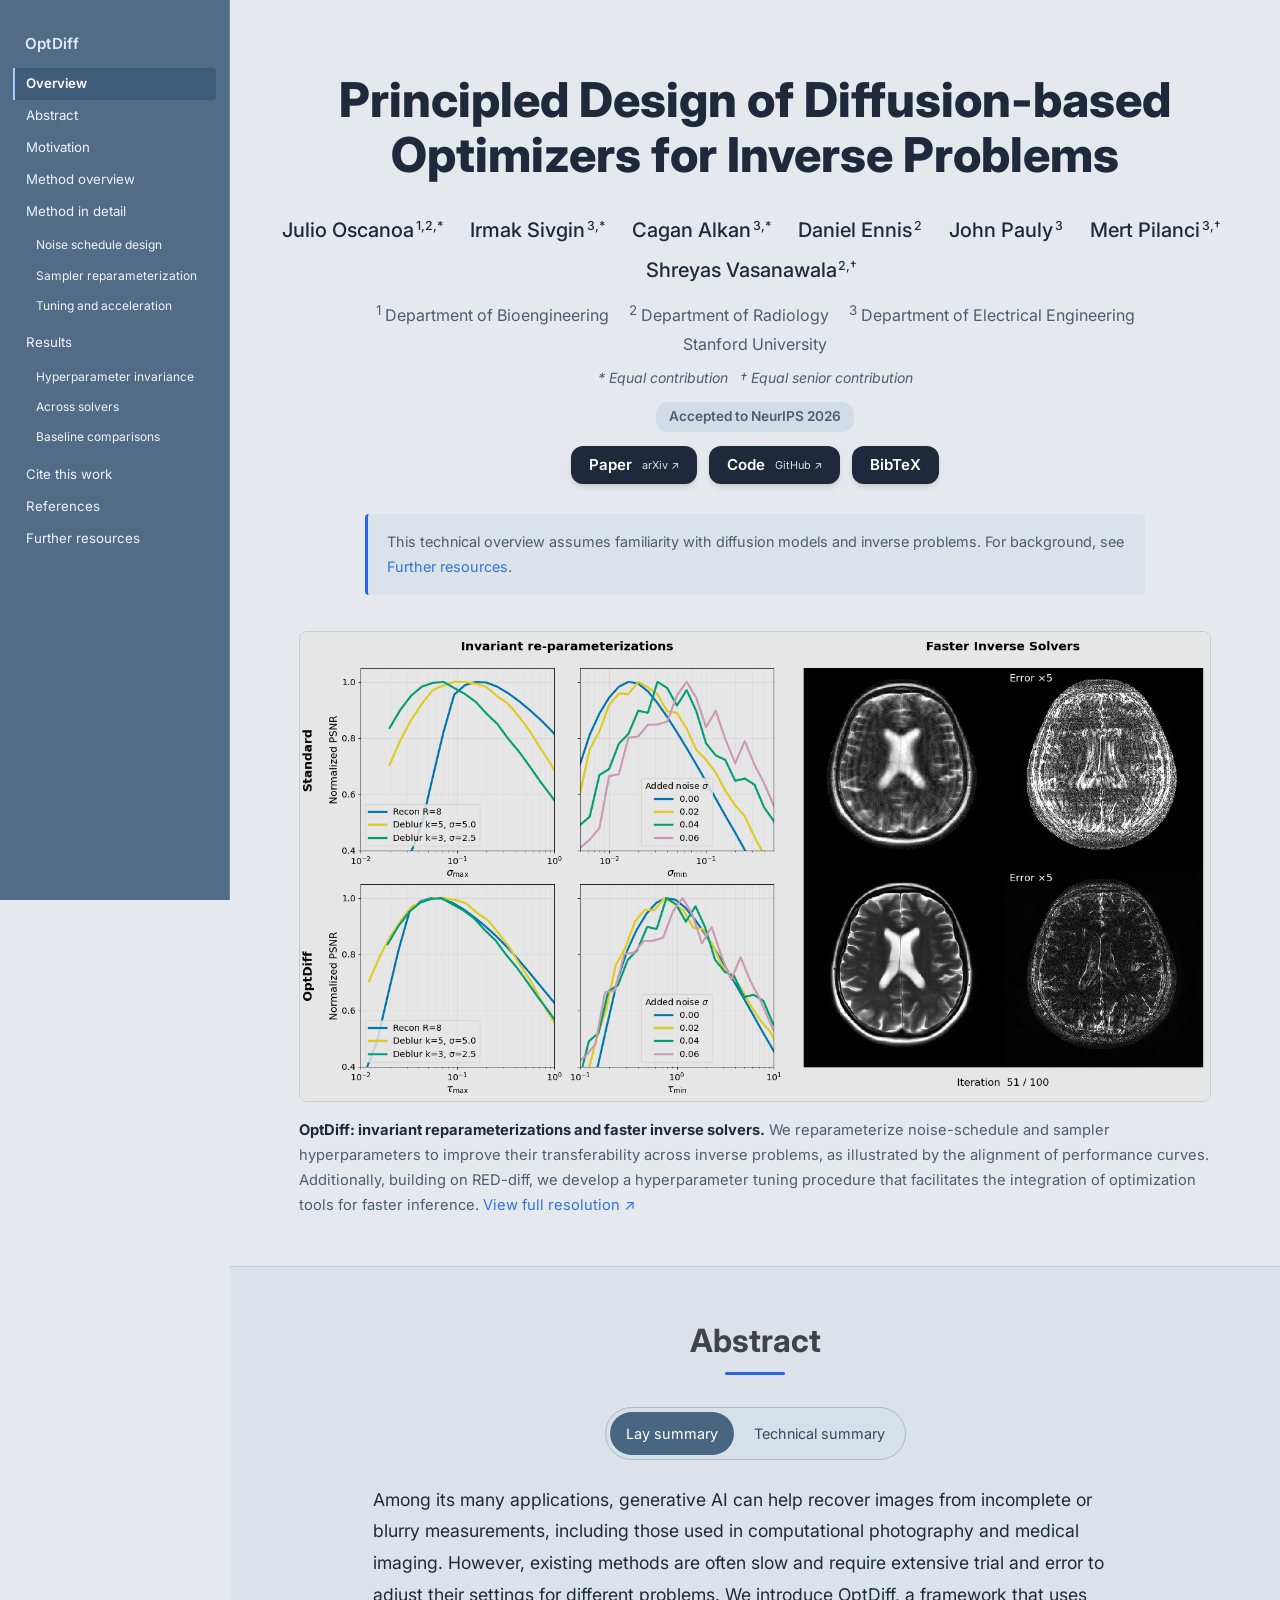
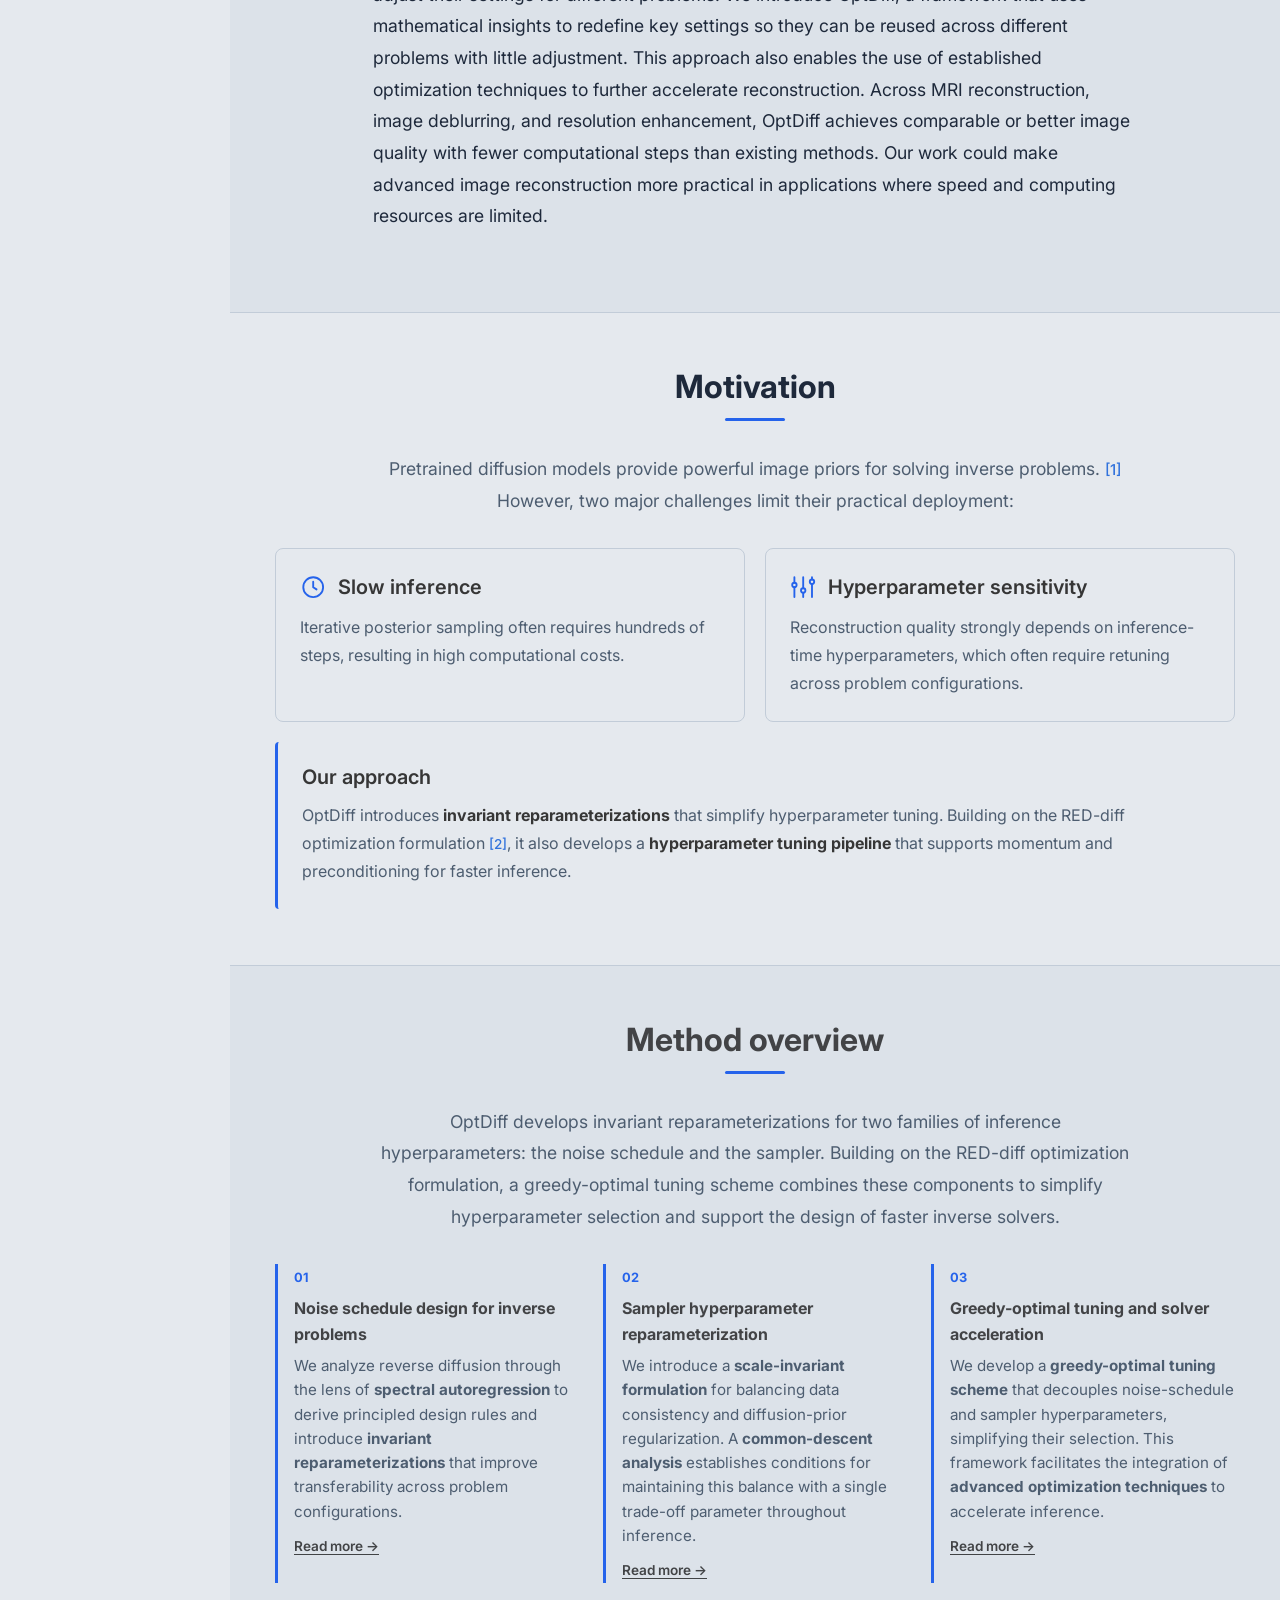
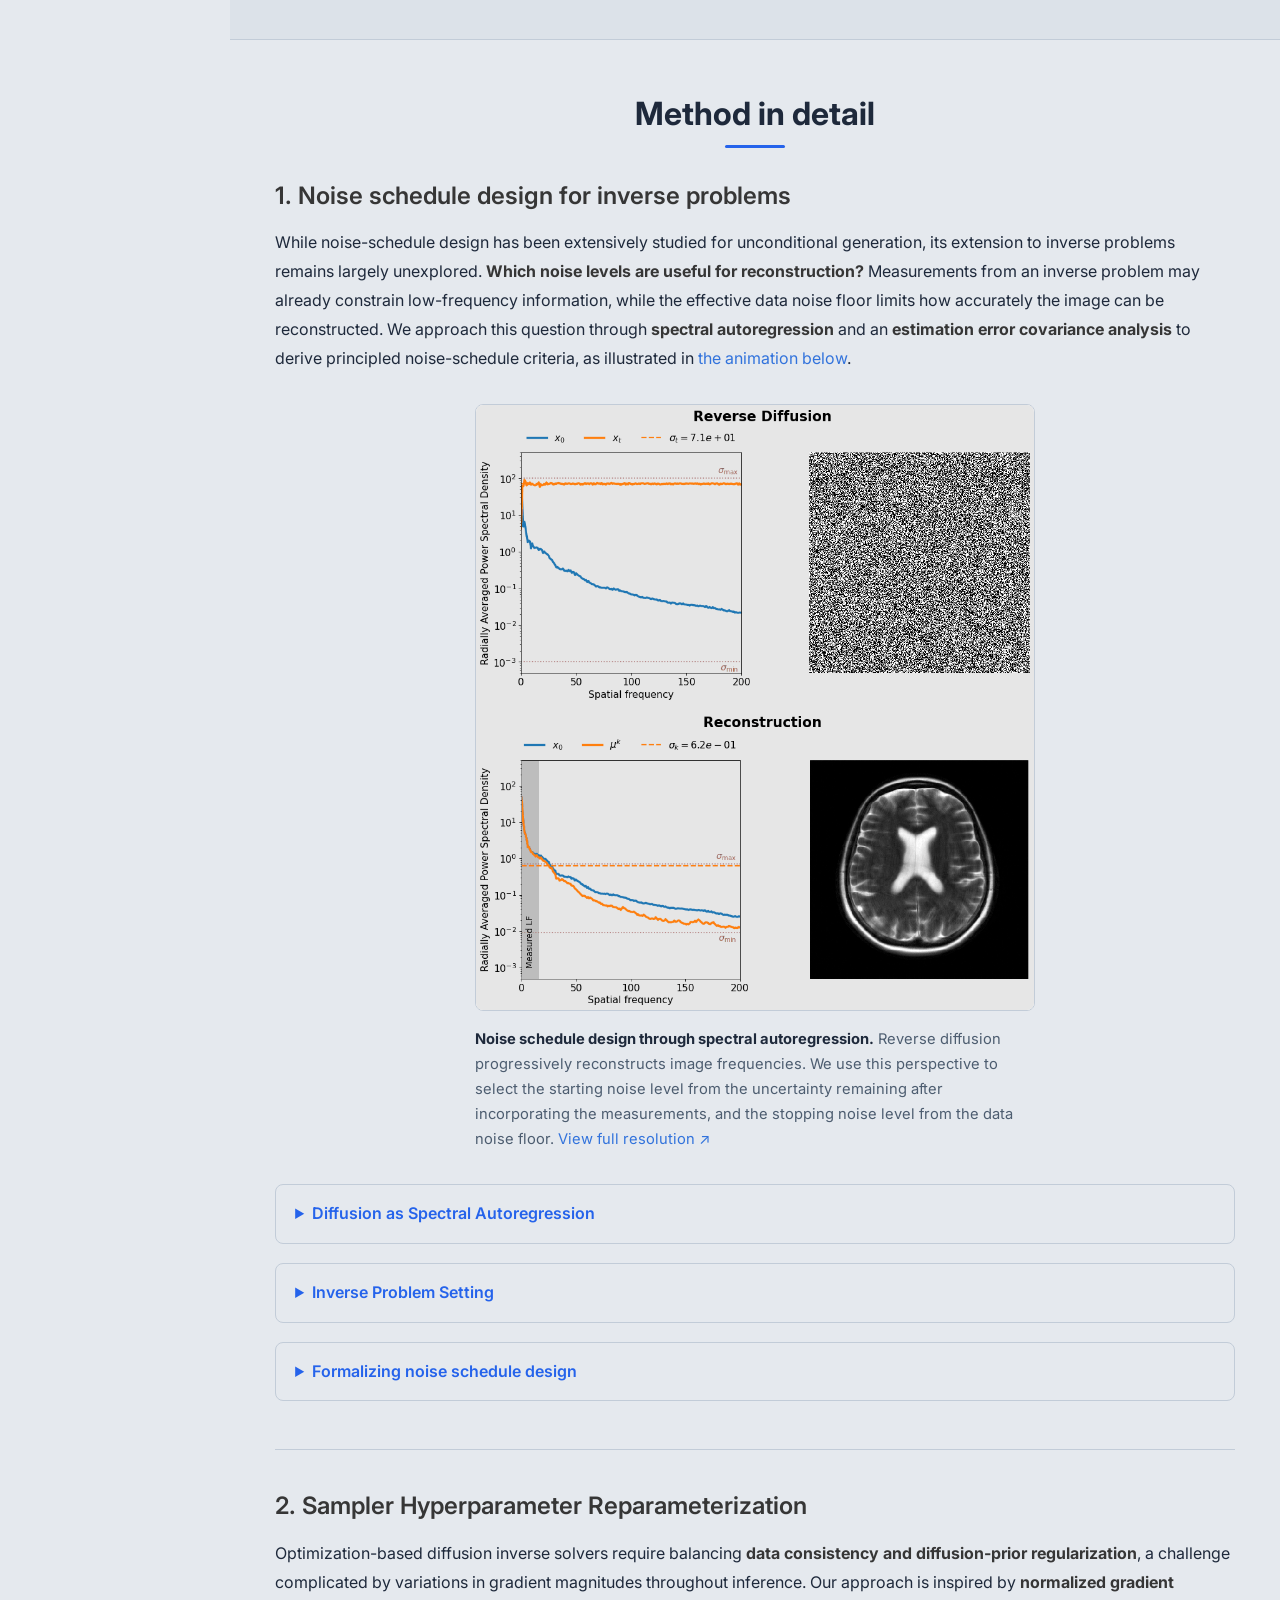
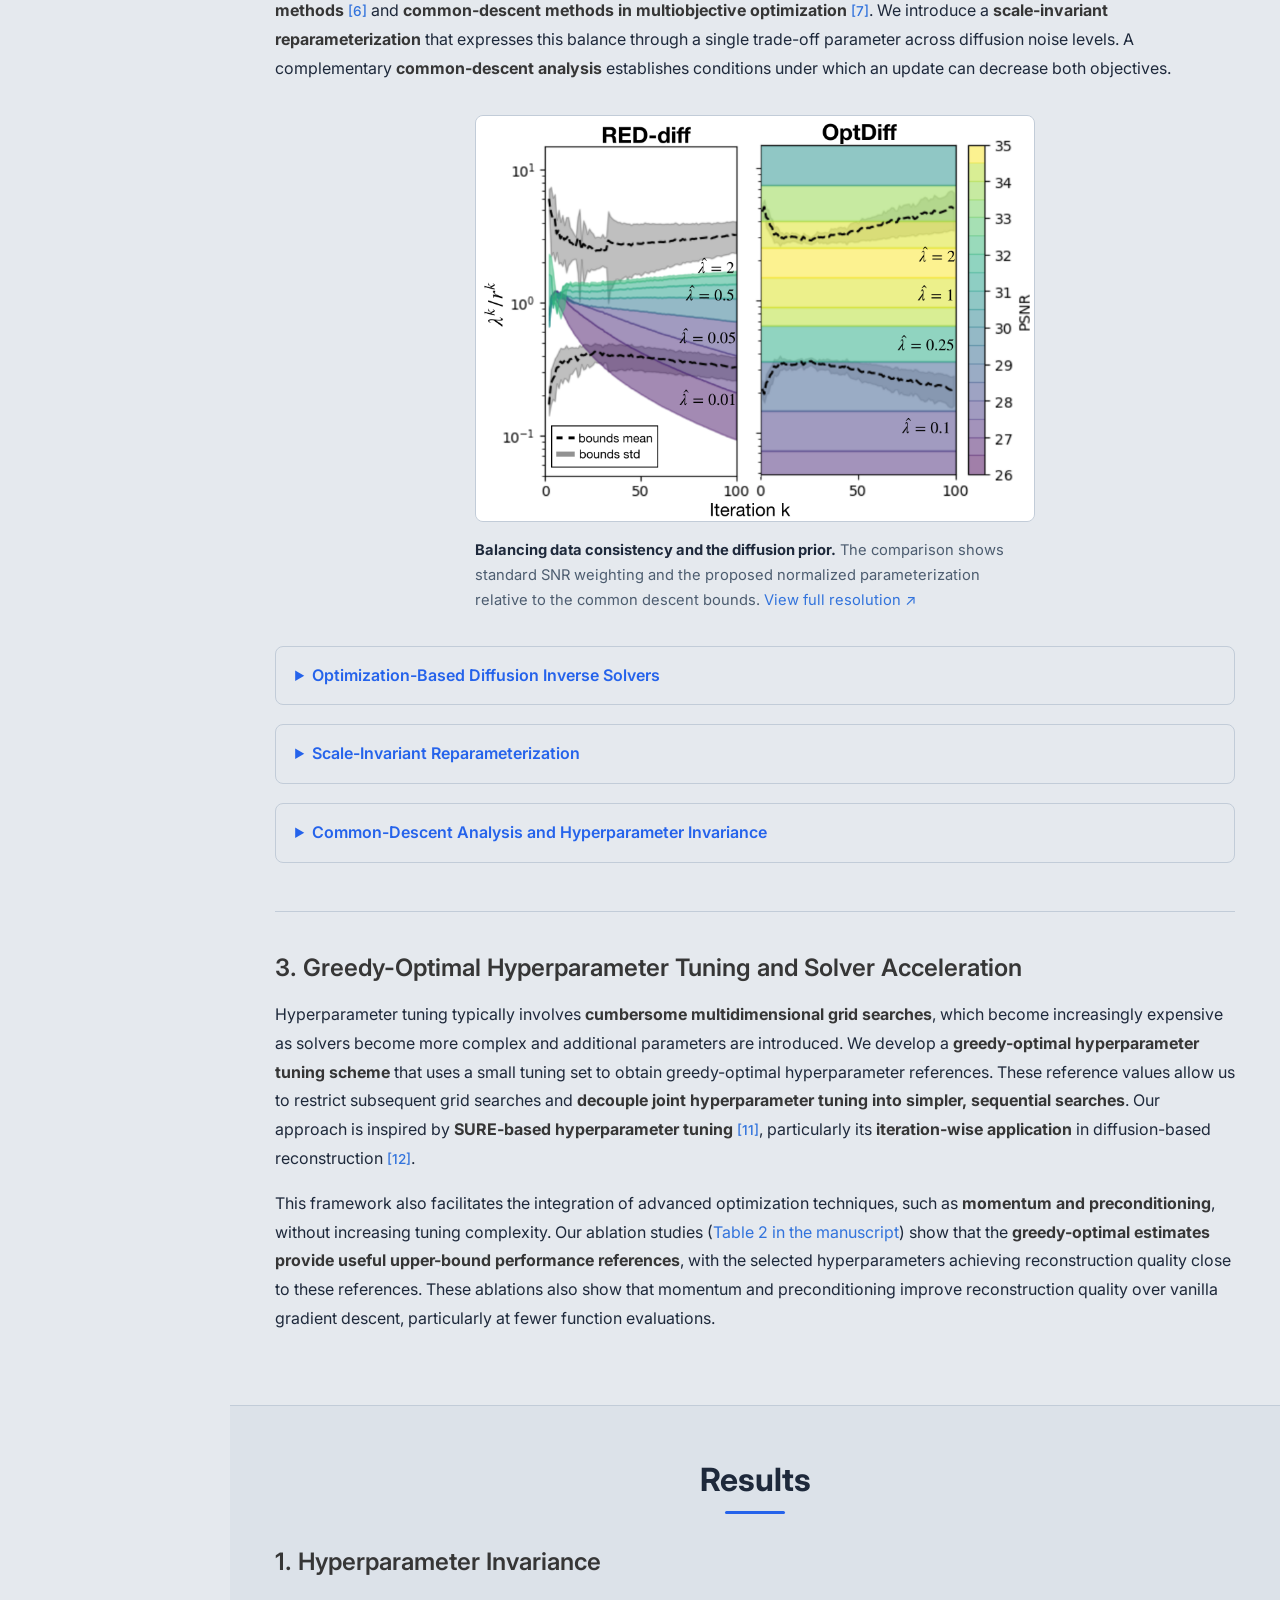
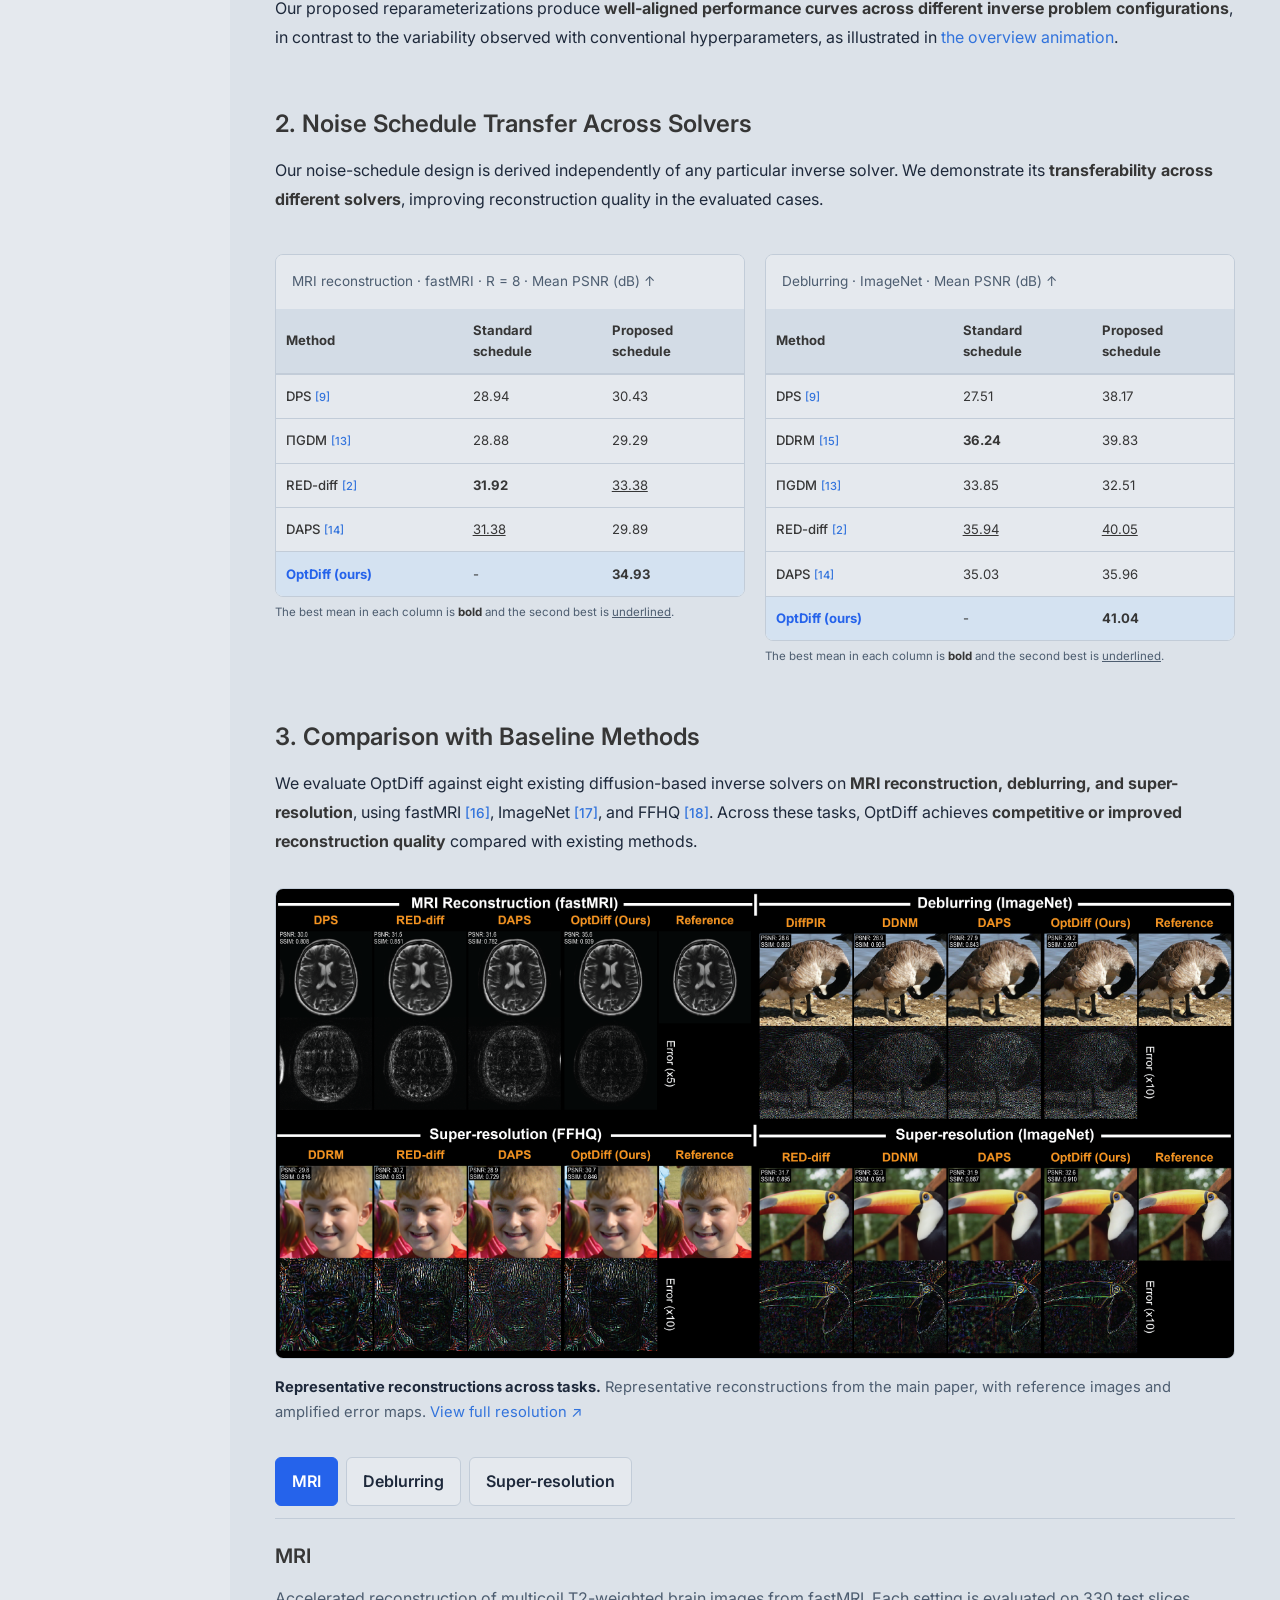
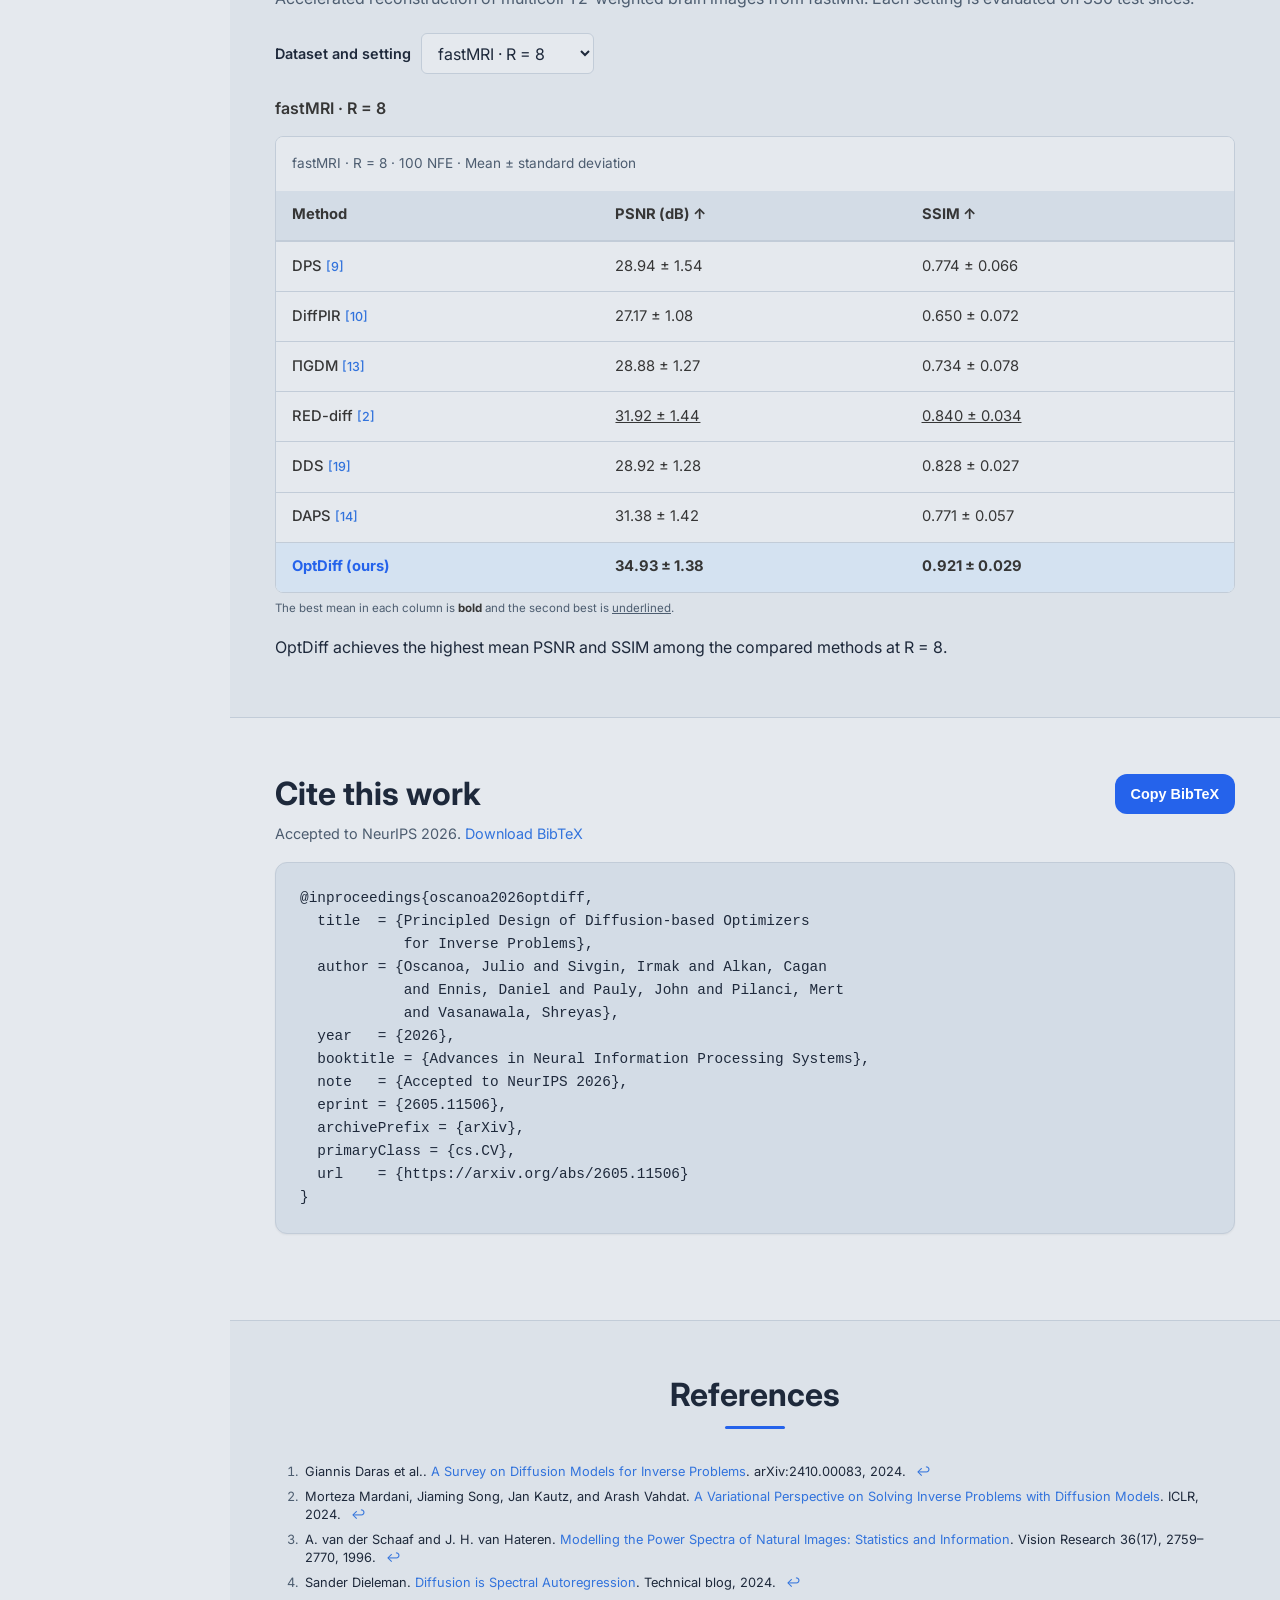
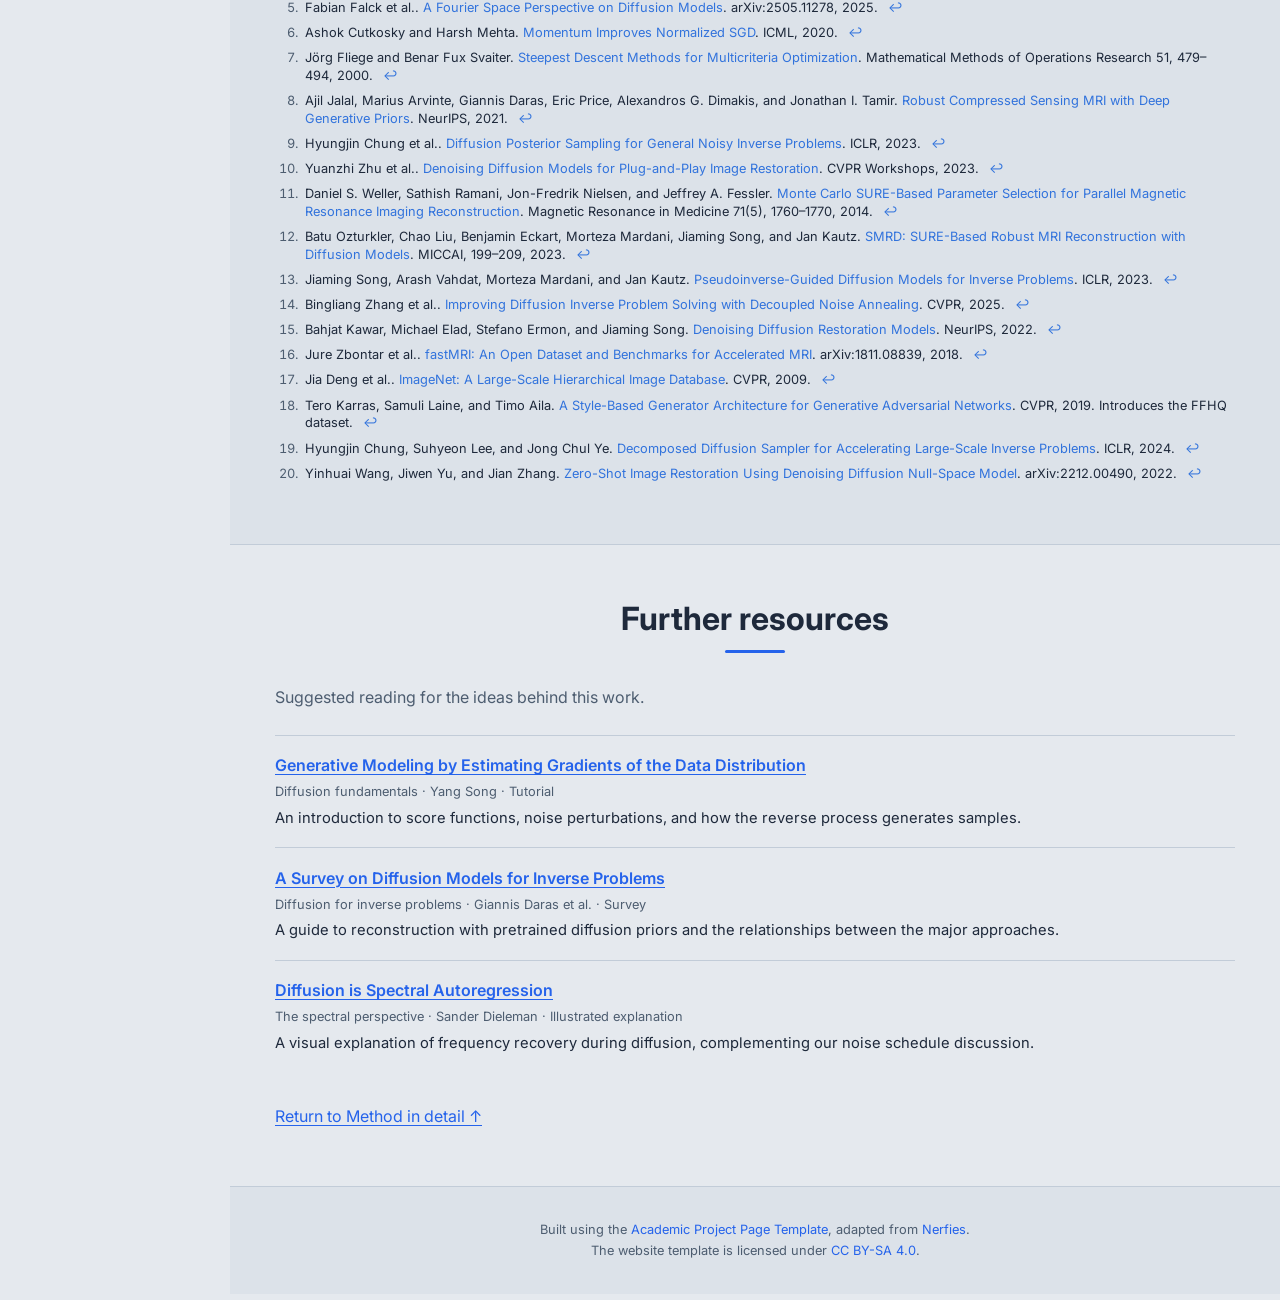
<file: index.html>
<!DOCTYPE html>
<html lang="en">
<head>
  <meta charset="utf-8">
  <meta name="viewport" content="width=device-width, initial-scale=1">
  <title>Principled Design of Diffusion-based Optimizers for Inverse Problems | OptDiff</title>
  <meta name="description" content="OptDiff combines invariant hyperparameters and optimization tools for efficient diffusion-based MRI reconstruction, deblurring, and super-resolution.">
  <meta name="author" content="Julio Oscanoa, Irmak Sivgin, Cagan Alkan, Daniel Ennis, John Pauly, Mert Pilanci, Shreyas Vasanawala">
  <meta name="keywords" content="OptDiff, diffusion models, inverse problems, MRI reconstruction, noise schedules, optimization">
  <meta property="og:type" content="article">
  <meta property="og:title" content="Principled Design of Diffusion-based Optimizers for Inverse Problems">
  <meta property="og:description" content="OptDiff combines invariant hyperparameters and optimization tools for efficient diffusion-based MRI reconstruction, deblurring, and super-resolution.">
  <meta property="og:site_name" content="OptDiff">
  <meta name="twitter:card" content="summary">
  <meta name="twitter:title" content="Principled Design of Diffusion-based Optimizers for Inverse Problems">
  <meta name="twitter:description" content="OptDiff combines invariant hyperparameters and optimization tools for efficient diffusion-based MRI reconstruction, deblurring, and super-resolution.">
  <meta name="citation_title" content="Principled Design of Diffusion-based Optimizers for Inverse Problems">
  <meta name="citation_author" content="Julio Oscanoa">
  <meta name="citation_author" content="Irmak Sivgin">
  <meta name="citation_author" content="Cagan Alkan">
  <meta name="citation_author" content="Daniel Ennis">
  <meta name="citation_author" content="John Pauly">
  <meta name="citation_author" content="Mert Pilanci">
  <meta name="citation_author" content="Shreyas Vasanawala">

  <meta name="citation_publication_date" content="2026">
  <meta name="citation_conference_title" content="Advances in Neural Information Processing Systems (NeurIPS 2026)">
  <meta name="theme-color" content="#e5e9ee">
  <meta name="citation_pdf_url" content="https://arxiv.org/pdf/2605.11506">
  <link rel="icon" type="image/svg+xml" href="static/images/optdiff.svg">
  <link rel="preconnect" href="https://fonts.googleapis.com">
  <link rel="preconnect" href="https://fonts.gstatic.com" crossorigin>
  <link href="https://fonts.googleapis.com/css2?family=Inter:wght@400;500;600;700;800&amp;display=swap" rel="stylesheet">
  <link rel="stylesheet" href="static/css/bulma.min.css">
  <link rel="stylesheet" href="static/css/index.css?v=abstract-20261109">
  <script defer src="static/js/index.js?v=abstract-20261109"></script>
  <script type="application/ld+json">{"@context": "https://schema.org", "@type": "ScholarlyArticle", "headline": "Principled Design of Diffusion-based Optimizers for Inverse Problems", "description": "OptDiff combines invariant hyperparameters and optimization tools for efficient diffusion-based MRI reconstruction, deblurring, and super-resolution.", "author": [{"@type": "Person", "name": "Julio Oscanoa", "affiliation": [{"@type": "Organization", "name": "Department of Bioengineering", "parentOrganization": {"@type": "Organization", "name": "Stanford University"}}, {"@type": "Organization", "name": "Department of Radiology", "parentOrganization": {"@type": "Organization", "name": "Stanford University"}}]}, {"@type": "Person", "name": "Irmak Sivgin", "affiliation": [{"@type": "Organization", "name": "Department of Electrical Engineering", "parentOrganization": {"@type": "Organization", "name": "Stanford University"}}]}, {"@type": "Person", "name": "Cagan Alkan", "affiliation": [{"@type": "Organization", "name": "Department of Electrical Engineering", "parentOrganization": {"@type": "Organization", "name": "Stanford University"}}]}, {"@type": "Person", "name": "Daniel Ennis", "affiliation": [{"@type": "Organization", "name": "Department of Radiology", "parentOrganization": {"@type": "Organization", "name": "Stanford University"}}]}, {"@type": "Person", "name": "John Pauly", "affiliation": [{"@type": "Organization", "name": "Department of Electrical Engineering", "parentOrganization": {"@type": "Organization", "name": "Stanford University"}}]}, {"@type": "Person", "name": "Mert Pilanci", "affiliation": [{"@type": "Organization", "name": "Department of Electrical Engineering", "parentOrganization": {"@type": "Organization", "name": "Stanford University"}}]}, {"@type": "Person", "name": "Shreyas Vasanawala", "affiliation": [{"@type": "Organization", "name": "Department of Radiology", "parentOrganization": {"@type": "Organization", "name": "Stanford University"}}]}], "datePublished": "2026", "creativeWorkStatus": "Accepted", "isAccessibleForFree": true, "isPartOf": {"@type": "PublicationVolume", "name": "Advances in Neural Information Processing Systems (NeurIPS 2026)"}, "sameAs": "https://arxiv.org/abs/2605.11506"}</script>
</head>
<body class="has-page-nav">
<a class="skip-link" href="#main-content">Skip to content</a>
<button class="scroll-to-top" id="scroll-to-top" type="button" aria-label="Scroll to top">↑</button>
<aside class="page-nav" aria-label="Page navigation">
 <button class="page-nav-toggle" type="button" aria-expanded="false" aria-controls="page-nav-links" hidden><span>OptDiff</span><span class="page-nav-current">Overview</span><span aria-hidden="true">⌄</span></button>
 <nav id="page-nav-links" aria-label="Sections">
  <p class="page-nav-label">OptDiff</p>
  <ul>
   <li><a href="#paper-title">Overview</a></li>
   <li><a href="#abstract">Abstract</a></li>
   <li><a href="#motivation">Motivation</a></li>
   <li><a href="#method">Method overview</a></li>
   <li><a href="#contributions">Method in detail</a>
    <ul><li><a href="#noise-schedule-design">Noise schedule design</a></li><li><a href="#sampler-reparameterization">Sampler reparameterization</a></li><li><a href="#greedy-optimal-tuning">Tuning and acceleration</a></li></ul>
   </li>
   <li><a href="#results">Results</a>
    <ul><li><a href="#invariance-results">Hyperparameter invariance</a></li><li><a href="#schedule-transfer-results">Across solvers</a></li><li><a href="#reconstruction-results">Baseline comparisons</a></li></ul>
   </li>
   <li><a href="#BibTeX">Cite this work</a></li>
   <li><a href="#references">References</a></li>
   <li><a href="#resources">Further resources</a></li>
  </ul>
 </nav>
</aside>
<main id="main-content">
<section class="hero publication-header" aria-labelledby="paper-title">
  <div class="hero-body"><div class="container is-max-desktop"><div class="columns is-centered"><div class="column has-text-centered">
    <h1 id="paper-title" class="title is-1 publication-title">Principled Design of Diffusion-based Optimizers for Inverse Problems</h1>
    <div class="is-size-5 publication-authors author-list">
      <span class="author-block">Julio Oscanoa<sup>1,2,*</sup></span>
      <span class="author-block">Irmak Sivgin<sup>3,*</sup></span>
      <span class="author-block">Cagan Alkan<sup>3,*</sup></span>
      <span class="author-block">Daniel Ennis<sup>2</sup></span>
      <span class="author-block">John Pauly<sup>3</sup></span>
      <span class="author-block">Mert Pilanci<sup>3,†</sup></span>
      <span class="author-block">Shreyas Vasanawala<sup>2,†</sup></span>
    </div>
    <p class="affiliations"><span><sup>1</sup> Department of Bioengineering</span> <span><sup>2</sup> Department of Radiology</span> <span><sup>3</sup> Department of Electrical Engineering</span><br>Stanford University</p>
    <p class="eql-cntrb">* Equal contribution &nbsp; † Equal senior contribution</p>
    <p class="publication-venue">Accepted to NeurIPS 2026</p>
    <div class="publication-links">
      <span class="link-block"><a class="external-link button is-normal is-rounded is-dark" href="https://arxiv.org/abs/2605.11506" target="_blank" rel="noopener">Paper <span class="button-detail">arXiv ↗</span></a></span>
      <span class="link-block"><a class="external-link button is-normal is-rounded is-dark" href="https://github.com/MRSRL/OptDiff" target="_blank" rel="noopener">Code <span class="button-detail">GitHub ↗</span></a></span>
      <span class="link-block"><a class="button is-normal is-rounded is-dark" href="#BibTeX">BibTeX</a></span>
    </div>
    <p class="reading-note">This technical overview assumes familiarity with diffusion models and inverse problems. For background, see <a href="#resources">Further resources</a>.</p>
  </div></div></div></div>
</section>
<section class="hero teaser" id="overview-figure" aria-label="Research overview">
 <div class="container is-max-desktop"><div class="hero-body">
 <figure class="paper-figure">
  <a class="figure-link" href="static/images/invariance_recon.gif" target="_blank" rel="noopener" aria-label="Enlarge figure: Standard versus reparameterized noise-schedule performance curves alongside animated MRI reconstructions and error maps comparing standard updates with OptDiff. (opens in a new tab)">
    <img src="static/images/invariance_recon.gif" alt="Standard versus reparameterized noise-schedule performance curves alongside animated MRI reconstructions and error maps comparing standard updates with OptDiff." width="1489" height="768" loading="eager" decoding="async" fetchpriority="high">
  </a>
  <figcaption><strong>OptDiff: invariant reparameterizations and faster inverse solvers.</strong> We reparameterize noise-schedule and sampler hyperparameters to improve their transferability across inverse problems, as illustrated by the alignment of performance curves. Additionally, building on RED-diff, we develop a hyperparameter tuning procedure that facilitates the integration of optimization tools for faster inference. <a href="static/images/invariance_recon.gif" target="_blank" rel="noopener">View full resolution<span class="sr-only"> (opens in a new tab)</span> ↗</a></figcaption>
</figure>
 </div></div>
</section>
<section class="section hero is-light" id="abstract" aria-labelledby="abstract-title">
 <div class="container is-max-desktop"><div class="columns is-centered"><div class="column is-four-fifths">
  <h2 id="abstract-title" class="title is-3 has-text-centered">Abstract</h2>
  <div class="abstract-switch" role="group" aria-label="Abstract version">
   <button type="button" aria-pressed="true" aria-controls="abstract-lay" data-summary="lay">Lay summary</button>
   <button type="button" aria-pressed="false" aria-controls="abstract-technical" data-summary="technical">Technical summary</button>
  </div>
  <div id="abstract-technical" class="content has-text-justified" hidden><p>Score-based diffusion models achieve state-of-the-art performance for inverse problems, but their practical deployment is hindered by long inference times and cumbersome hyperparameter tuning. While pretrained diffusion models can be reused across tasks without retraining, inference-time hyperparameters such as the noise schedule and posterior sampling weights typically require ad hoc adjustment for each problem setup.</p>
  <p>We propose principled reparameterizations that induce invariances, allowing the same hyperparameters to be reused across multiple problems with less retuning. Building on RED-diff, which reformulates posterior sampling as an optimization problem, we develop <strong>OptDiff: Optimizers with Diffusion-based priors</strong>. OptDiff simplifies tuning and facilitates the integration of convex optimization tools to accelerate inference. <a class="result-link" href="#reconstruction-results">Experiments</a> on image reconstruction, deblurring, and super-resolution show substantial speedups and improved image quality.</p></div>
  <div id="abstract-lay" class="content has-text-justified"><p>Among its many applications, generative AI can help recover images from incomplete or blurry measurements, including those used in computational photography and medical imaging. However, existing methods are often slow and require extensive trial and error to adjust their settings for different problems. We introduce OptDiff, a framework that uses mathematical insights to redefine key settings so they can be reused across different problems with little adjustment. This approach also enables the use of established optimization techniques to further accelerate reconstruction. Across MRI reconstruction, image deblurring, and resolution enhancement, OptDiff achieves comparable or better image quality with fewer computational steps than existing methods. Our work could make advanced image reconstruction more practical in applications where speed and computing resources are limited.</p></div>
 </div></div></div>
</section>
<section class="section" id="motivation" aria-labelledby="motivation-title">
 <div class="container is-max-desktop">
  <h2 id="motivation-title" class="title is-3 has-text-centered">Motivation</h2>
  <p class="section-intro">Pretrained diffusion models provide powerful image priors for solving inverse problems. <a class="reference-cite" id="cite-survey-1" href="#ref-survey" role="doc-noteref" aria-label="Reference 1: A Survey on Diffusion Models for Inverse Problems" title="Giannis Daras et al.">[1]</a> However, two major challenges limit their practical deployment:</p>
  <div class="motivation-challenges">
   <article class="challenge-card">
    <h3 class="title is-5"><svg class="challenge-icon" viewBox="0 0 24 24" fill="none" stroke="currentColor" stroke-width="1.7" stroke-linecap="round" stroke-linejoin="round" aria-hidden="true" focusable="false"><circle cx="12" cy="12" r="9"/><path d="M12 7v5l3 2"/></svg><span>Slow inference</span></h3>
    <p>Iterative posterior sampling often requires hundreds of steps, resulting in high computational costs.</p>
   </article>
   <article class="challenge-card">
    <h3 class="title is-5"><svg class="challenge-icon" viewBox="0 0 24 24" fill="none" stroke="currentColor" stroke-width="1.7" stroke-linecap="round" stroke-linejoin="round" aria-hidden="true" focusable="false"><path d="M4 3v5m0 4v9M12 3v10m0 4v4M20 3v2m0 4v12"/><circle cx="4" cy="10" r="2"/><circle cx="12" cy="15" r="2"/><circle cx="20" cy="7" r="2"/></svg><span>Hyperparameter sensitivity</span></h3>
    <p>Reconstruction quality strongly depends on inference-time hyperparameters, which often require retuning across problem configurations.</p>
   </article>
  </div>
  <div class="motivation-approach">
   <h3 class="title is-5">Our approach</h3>
   <p>OptDiff introduces <strong>invariant reparameterizations</strong> that simplify hyperparameter tuning. Building on the RED-diff optimization formulation <a class="reference-cite" id="cite-reddiff-1" href="#ref-reddiff" role="doc-noteref" aria-label="Reference 2: A Variational Perspective on Solving Inverse Problems with Diffusion Models" title="Morteza Mardani, Jiaming Song, Jan Kautz, and Arash Vahdat">[2]</a>, it also develops a <strong>hyperparameter tuning pipeline</strong> that supports momentum and preconditioning for faster inference.</p>
  </div>
 </div>
</section>
<section class="section hero is-light" id="method" aria-labelledby="method-title">
 <div class="container is-max-desktop">
  <h2 id="method-title" class="title is-3 has-text-centered">Method overview</h2>
  <p class="section-intro">OptDiff develops invariant reparameterizations for two families of inference hyperparameters: the noise schedule and the sampler. Building on the RED-diff optimization formulation, a greedy-optimal tuning scheme combines these components to simplify hyperparameter selection and support the design of faster inverse solvers.</p>
  <ol class="pipeline">
   <li><strong>Noise schedule design for inverse problems</strong><span>We analyze reverse diffusion through the lens of <strong>spectral autoregression</strong> to derive principled design rules and introduce <strong>invariant reparameterizations</strong> that improve transferability across problem configurations.</span><a class="method-detail-link" href="#noise-schedule-design" aria-label="Read more about noise schedule design for inverse problems">Read more <span aria-hidden="true">→</span></a></li>
   <li><strong>Sampler hyperparameter reparameterization</strong><span>We introduce a <strong>scale-invariant formulation</strong> for balancing data consistency and diffusion-prior regularization. A <strong>common-descent analysis</strong> establishes conditions for maintaining this balance with a single trade-off parameter throughout inference.</span><a class="method-detail-link" href="#sampler-reparameterization" aria-label="Read more about sampler hyperparameter reparameterization">Read more <span aria-hidden="true">→</span></a></li>
   <li><strong>Greedy-optimal tuning and solver acceleration</strong><span>We develop a <strong>greedy-optimal tuning scheme</strong> that decouples noise-schedule and sampler hyperparameters, simplifying their selection. This framework facilitates the integration of <strong>advanced optimization techniques</strong> to accelerate inference.</span><a class="method-detail-link" href="#greedy-optimal-tuning" aria-label="Read more about greedy-optimal tuning and solver acceleration">Read more <span aria-hidden="true">→</span></a></li>
  </ol>

 </div>
</section>
<section class="section" id="contributions" aria-labelledby="contributions-title">
 <div class="container is-max-desktop">
  <h2 id="contributions-title" class="title is-3 has-text-centered">Method in detail</h2>
  <article class="contribution"><h3 id="noise-schedule-design" class="title is-4">1. Noise schedule design for inverse problems</h3>
   <p>While noise-schedule design has been extensively studied for unconditional generation, its extension to inverse problems remains largely unexplored. <strong>Which noise levels are useful for reconstruction?</strong> Measurements from an inverse problem may already constrain low-frequency information, while the effective data noise floor limits how accurately the image can be reconstructed. We approach this question through <strong>spectral autoregression</strong> and an <strong>estimation error covariance analysis</strong> to derive principled noise-schedule criteria, as illustrated in <a href="#noise-schedule-figure">the animation below</a>.</p>
   <figure class="paper-figure" id="noise-schedule-figure">
  <a class="figure-link" href="static/images/rapsd_reverse_recon.gif?v=20261017" target="_blank" rel="noopener" aria-label="Enlarge figure: Animation comparing reverse diffusion with MRI reconstruction, showing the evolving spectra and images across their respective noise schedules. (opens in a new tab)">
    <img src="static/images/rapsd_reverse_recon.gif?v=20261017" alt="Animation comparing reverse diffusion with MRI reconstruction, showing the evolving spectra and images across their respective noise schedules." width="894" height="969" loading="lazy" decoding="async">
  </a>
  <figcaption><strong>Noise schedule design through spectral autoregression.</strong> Reverse diffusion progressively reconstructs image frequencies. We use this perspective to select the starting noise level from the uncertainty remaining after incorporating the measurements, and the stopping noise level from the data noise floor. <a href="static/images/rapsd_reverse_recon.gif?v=20261017" target="_blank" rel="noopener">View full resolution<span class="sr-only"> (opens in a new tab)</span> ↗</a></figcaption>
</figure>
   <details><summary>Diffusion as Spectral Autoregression</summary><div class="detail-body">
    <p>Natural images typically exhibit a <strong>power-law spectrum</strong>, with greater power at low spatial frequencies <a class="reference-cite" id="cite-spectra-1" href="#ref-spectra" role="doc-noteref" aria-label="Reference 3: Modelling the Power Spectra of Natural Images: Statistics and Information" title="A. van der Schaaf and J. H. van Hateren">[3]</a>. During forward diffusion, added white noise progressively corrupts the signal, with weaker high-frequency components becoming dominated by noise earlier. In reverse diffusion, low-frequency structure is recovered first, followed by progressively higher frequencies conditioned on the recovered low-frequency content <a class="reference-cite" id="cite-spectral-1" href="#ref-spectral" role="doc-noteref" aria-label="Reference 4: Diffusion is Spectral Autoregression" title="Sander Dieleman">[4]</a> <a class="reference-cite" id="cite-fourier-1" href="#ref-fourier" role="doc-noteref" aria-label="Reference 5: A Fourier Space Perspective on Diffusion Models" title="Fabian Falck et al.">[5]</a>.</p>
    <p>This <strong>spectral autoregression</strong> perspective connects the diffusion noise level to the frequency content being reconstructed, from coarse structure at higher noise levels to finer spatial details as the noise level decreases.</p>
<div class="compact-figure"><figure class="paper-figure">
 <a class="figure-link" href="static/images/rapsd_noise_forward_reverse.gif" target="_blank" rel="noopener" aria-label="Enlarge figure: Animation of forward and reverse diffusion showing the changing image spectrum and corresponding MRI image. (opens in a new tab)">
  <img src="static/images/rapsd_noise_forward_reverse.gif" alt="Animation of forward and reverse diffusion showing the changing image spectrum and corresponding MRI image." width="885" height="484" loading="lazy" decoding="async">
 </a>
 <figcaption><strong>Diffusion as spectral autoregression.</strong> Forward diffusion adds white noise with uniform spectral power, causing weaker high-frequency components to be corrupted first. Reverse diffusion recovers them in the opposite order, from low to high frequencies, as the noise level decreases. <a href="static/images/rapsd_noise_forward_reverse.gif" target="_blank" rel="noopener">View full resolution<span class="sr-only"> (opens in a new tab)</span> ↗</a></figcaption>
</figure></div>
   </div></details>
   <details><summary>Inverse Problem Setting</summary><div class="detail-body">
    <p>Unlike unconditional generation, inverse problems provide measurements that already constrain part of the image. In some settings, these measurements preserve reliable low-frequency information, such as MRI acquisitions with sampled central k-space or image deblurring with operators that preserve low frequencies.</p>
    <p>When low-frequency information is available, starting reverse diffusion at the large noise levels used for unconditional generation may introduce unnecessary steps. Since the measurements already constrain the low-frequency components, <strong>reverse diffusion can start at a lower noise level and focus on recovering the remaining high-frequency information.</strong></p>
    <p>Similarly, when the data contain an effective noise floor, continuing reverse diffusion beyond a certain point provides little additional improvement in estimation accuracy.</p>
    <p>These observations motivate our approach to <strong>noise-schedule design for inverse problems.</strong></p>
<div><figure class="paper-figure">
 <a class="figure-link" href="static/images/rapsd_recon_error.gif?v=20261017" target="_blank" rel="noopener" aria-label="Enlarge figure: Animation of MRI reconstruction showing the evolving spectrum, reconstructed image, and error map within the adapted noise interval. (opens in a new tab)">
  <img src="static/images/rapsd_recon_error.gif?v=20261017" alt="Animation of MRI reconstruction showing the evolving spectrum, reconstructed image, and error map within the adapted noise interval." width="1200" height="489" loading="lazy" decoding="async">
 </a>
 <figcaption><strong>Reconstruction from measured frequency content.</strong> The shaded region marks the measured low frequencies. The initial reconstruction already captures this part of the spectrum; subsequent updates recover additional frequency content within the adapted noise interval. <a href="static/images/rapsd_recon_error.gif?v=20261017" target="_blank" rel="noopener">View full resolution<span class="sr-only"> (opens in a new tab)</span> ↗</a></figcaption>
</figure></div>
   </div></details>
   <details><summary>Formalizing noise schedule design</summary><div class="detail-body covariance-details">
    <p>The spectral autoregression perspective suggests that the noise schedule should depend on what information is already available and what remains to be reconstructed. We use a <strong>linear minimum mean squared error (LMMSE) analysis</strong> to formalize this intuition.</p>
    <p>Estimation error covariance quantifies the uncertainty remaining when estimating a signal from noisy observations. Here, the noisy observation is the diffusion-corrupted signal <em>x</em><sub>t</sub>, distinct from the inverse-problem measurements. Let Φ(Σ; σ) denote the LMMSE estimation error covariance for prior covariance Σ and diffusion noise level σ. Studying how this covariance changes with the noise level gives criteria for where to start and stop reverse diffusion.</p>
    <h4 class="title is-5">Starting noise level: Avoiding unnecessary high-noise steps</h4>
    <p>For this analysis, we assume the low-frequency content is known exactly. The conditional covariance Σ<sub>H|L</sub> describes the remaining uncertainty in the high-frequency components.</p>
    <p>At very large diffusion noise levels, the diffusion-corrupted signal provides little information about these unknown components, so the reduction in estimation error covariance is negligible. As the noise level decreases, the signal becomes more informative and the covariance reduction increases.</p>
    <p>We select the boundary of the high-noise region where this reduction remains at most a fraction τ<sub>max</sub> of the prior uncertainty:</p>
<div class="equation"><math display="block" aria-label="The reduction from the prior covariance to the LMMSE error covariance at sigma max is at most tau max times the prior covariance."><msub><mi>Σ</mi><mtext>H|L</mtext></msub><mo>−</mo><mi>Φ</mi><mo>(</mo><msub><mi>Σ</mi><mtext>H|L</mtext></msub><mo>;</mo><msub><mi>σ</mi><mtext>max</mtext></msub><mo>)</mo><mo>≼</mo><msub><mi>τ</mi><mtext>max</mtext></msub><msub><mi>Σ</mi><mtext>H|L</mtext></msub></math></div>
    <p class="equation-key">Starting criterion: small reduction relative to the prior uncertainty.</p>
    <p>The symbol ≼ denotes a covariance bound that holds in every signal direction. Under a <strong>wide-sense stationary model with an ideal low-frequency mask</strong>, the starting criterion gives</p>
<div class="equation"><math display="block" aria-label="sigma max squared is at least (1 minus tau max) divided by tau max, times the maximum signal power spectral density over unknown high frequencies."><msubsup><mi>σ</mi><mtext>max</mtext><mn>2</mn></msubsup><mo>≥</mo><mfrac><mrow><mn>1</mn><mo>−</mo><msub><mi>τ</mi><mtext>max</mtext></msub></mrow><msub><mi>τ</mi><mtext>max</mtext></msub></mfrac><munder><mo>max</mo><mrow><mi>ω</mi><mo>∈</mo><msub><mi>Ω</mi><mtext>H</mtext></msub></mrow></munder><mrow><mi>S</mi><mo>(</mo><mi>ω</mi><mo>)</mo></mrow></math></div>
    <p>Here, <em>S</em>(ω) is the signal power spectral density and Ω<sub>H</sub> contains the unknown high frequencies. In practice, we choose σ<sub>max</sub> at the <strong>lower bound</strong>, skipping larger noise levels where the diffusion-corrupted signal provides little information about these components.</p>
    <h4 class="title is-5">Stopping noise level: Approaching the attainable accuracy</h4>
    <p>At the other end of the diffusion process, an additive white data noise floor with variance σ<sub>s</sub><sup>2</sup> limits estimation accuracy. Let Σ<sub>s</sub> denote the clean-signal covariance. After all diffusion noise is removed, the best attainable LMMSE covariance under this model is <math aria-label="Sigma zero equals Phi of Sigma s at sigma s"><msub><mi>Σ</mi><mtext>0</mtext></msub><mo>=</mo><mi>Φ</mi><mo>(</mo><msub><mi>Σ</mi><mtext>s</mtext></msub><mo>;</mo><msub><mi>σ</mi><mtext>s</mtext></msub><mo>)</mo></math>.</p>
    <p>As diffusion noise decreases, the estimation error covariance approaches this limit. We stop when the remaining gap is at most a fraction τ<sub>min</sub> of the best attainable covariance:</p>
<div class="equation"><math display="block" aria-label="The LMMSE covariance with data noise and remaining diffusion noise, minus the best attainable covariance, is at most tau min times the best attainable covariance."><mi>Φ</mi><mo>(</mo><msub><mi>Σ</mi><mtext>s</mtext></msub><mo>;</mo><msqrt><msubsup><mi>σ</mi><mtext>s</mtext><mn>2</mn></msubsup><mo>+</mo><msubsup><mi>σ</mi><mtext>min</mtext><mn>2</mn></msubsup></msqrt><mo>)</mo><mo>−</mo><msub><mi>Σ</mi><mtext>0</mtext></msub><mo>≼</mo><msub><mi>τ</mi><mtext>min</mtext></msub><msub><mi>Σ</mi><mtext>0</mtext></msub></math></div>
    <p class="equation-key">Stopping criterion: small remaining gap relative to the attainable covariance.</p>
    <p>In the <strong>high signal-to-noise ratio regime</strong>, where the largest eigenvalue of Σ<sub>s</sub> is much greater than σ<sub>s</sub><sup>2</sup>, the stopping bound simplifies to</p>
<div class="equation"><math display="block" aria-label="In the high signal to noise regime, sigma min squared is approximately at most tau min times sigma s squared."><msubsup><mi>σ</mi><mtext>min</mtext><mn>2</mn></msubsup><mo>≲</mo><msub><mi>τ</mi><mtext>min</mtext></msub><msubsup><mi>σ</mi><mtext>s</mtext><mn>2</mn></msubsup></math></div>
    <p>In practice, we select the upper boundary of the stopping criterion. Smaller noise levels already satisfy the desired accuracy tolerance, so continuing further provides little additional improvement under this model. The <a href="https://arxiv.org/abs/2605.11506">manuscript on arXiv</a> gives the full covariance bound.</p>
    <div class="covariance-connection">
     <h4 class="title is-5">Invariant reparameterizations through relative tolerances</h4>
     <p>Both criteria assess whether a reduction in estimation uncertainty is negligible. Each pairs a <strong>question</strong> with a <strong>reference covariance</strong>, so the reduction is measured relative to a meaningful baseline.</p>
     <dl class="covariance-comparison">
      <div><dt>At the start</dt><dd>
       <p><strong>Question</strong><br>How much does the diffusion-corrupted signal reduce uncertainty about the unknown high-frequency components?</p>
       <p><strong>Reference covariance</strong><br>Σ<sub>H|L</sub>: the uncertainty in the high-frequency components after the low-frequency content is known.</p>
      </dd></div>
      <div><dt>At the stop</dt><dd>
       <p><strong>Question</strong><br>How much additional uncertainty could be removed by eliminating the remaining diffusion noise?</p>
       <p><strong>Reference covariance</strong><br>Σ<sub>0</sub>: the best attainable LMMSE estimation error covariance under the data noise floor.</p>
      </dd></div>
     </dl>
     <p>We express these criteria through <strong>relative tolerances τ<sub>max</sub> and τ<sub>min</sub></strong>, each between zero and one, rather than directly prescribing absolute noise levels. Each tolerance expresses the allowed covariance reduction or residual as a fraction of its corresponding reference covariance. The tolerances specify consistent relative covariance criteria, while the corresponding noise levels adapt to each problem’s spectral properties and noise floor.</p>
     <p>This is the basis of the <strong>invariant reparameterizations</strong>. Our <a href="#invariance-results">invariance experiments</a> show aligned performance curves across configurations, supporting reuse of the tolerance parameters. Because the derivation is independent of a particular inverse solver, the resulting schedules can also be <a href="#schedule-transfer-results">applied across solvers</a>.</p>
    </div>
   </div></details>
  </article>
  <article class="contribution"><h3 id="sampler-reparameterization" class="title is-4">2. Sampler Hyperparameter Reparameterization</h3>
   <p>Optimization-based diffusion inverse solvers require balancing <strong>data consistency and diffusion-prior regularization</strong>, a challenge complicated by variations in gradient magnitudes throughout inference. Our approach is inspired by <strong>normalized gradient methods</strong> <a class="reference-cite" id="cite-normalized-sgd-intro" href="#ref-normalized-sgd" role="doc-noteref" aria-label="Reference 6">[6]</a> and <strong>common-descent methods in multiobjective optimization</strong> <a class="reference-cite" id="cite-descent-intro" href="#ref-descent" role="doc-noteref" aria-label="Reference 7">[7]</a>. We introduce a <strong>scale-invariant reparameterization</strong> that expresses this balance through a single trade-off parameter across diffusion noise levels. A complementary <strong>common-descent analysis</strong> establishes conditions under which an update can decrease both objectives.</p>
<div class="compact-figure"><figure class="paper-figure" id="sampler-descent-figure">
  <a class="figure-link" href="static/images/commondescent.png" target="_blank" rel="noopener" aria-label="Enlarge figure: Common-descent bounds and weighting trajectories comparing standard SNR weighting with OptDiff normalization. (opens in a new tab)">
    <img src="static/images/commondescent.png" alt="Common-descent bounds and weighting trajectories comparing standard SNR weighting with OptDiff normalization." width="1678" height="1220" loading="lazy" decoding="async" >
  </a>
  <figcaption><strong>Balancing data consistency and the diffusion prior.</strong> The comparison shows standard SNR weighting and the proposed normalized parameterization relative to the common descent bounds. <a href="static/images/commondescent.png" target="_blank" rel="noopener">View full resolution<span class="sr-only"> (opens in a new tab)</span> ↗</a></figcaption>
</figure></div>

   <details><summary>Optimization-Based Diffusion Inverse Solvers</summary><div class="detail-body">
    <p>Diffusion-based inverse solvers use different approaches to posterior inference. Score-ALD <a class="reference-cite" id="cite-scoreald-1" href="#ref-scoreald" role="doc-noteref" aria-label="Reference 8">[8]</a> and DPS <a class="reference-cite" id="cite-dps-background" href="#ref-dps" role="doc-noteref" aria-label="Reference 9">[9]</a> guide sampling with approximations of the data-consistency contribution to the posterior score. Other methods incorporate optimization more explicitly, including plug-and-play approaches such as DiffPIR <a class="reference-cite" id="cite-diffpir-background" href="#ref-diffpir" role="doc-noteref" aria-label="Reference 10">[10]</a> and variational approaches such as RED-diff <a class="reference-cite" id="cite-reddiff-2" href="#ref-reddiff" role="doc-noteref" aria-label="Reference 2: A Variational Perspective on Solving Inverse Problems with Diffusion Models" title="Morteza Mardani, Jiaming Song, Jan Kautz, and Arash Vahdat">[2]</a>.</p>
    <p>A central challenge in optimization-based approaches is balancing data consistency with diffusion-prior regularization. RED-diff uses variational inference to formulate posterior reconstruction as a stochastic optimization problem:</p>
    <div class="equation">
     <math display="block" aria-label="Minimize over mu: f of mu plus the expectation over t of lambda t times g of mu at t"><munder><mo>min</mo><mi>μ</mi></munder><mrow><mi>f</mi><mo>(</mo><mi>μ</mi><mo>)</mo><mo>+</mo><msub><mi mathvariant="double-struck">E</mi><mi>t</mi></msub><mo>[</mo><msub><mi>λ</mi><mi>t</mi></msub><mi>g</mi><mo>(</mo><mi>μ</mi><mo>;</mo><mi>t</mi><mo>)</mo><mo>]</mo></mrow></math>
     <math display="block" aria-label="f of mu equals the squared Euclidean norm of y minus A of mu"><mi>f</mi><mo>(</mo><mi>μ</mi><mo>)</mo><mo>=</mo><msubsup><mrow><mo>‖</mo><mi>y</mi><mo>−</mo><mi mathvariant="script">A</mi><mo>(</mo><mi>μ</mi><mo>)</mo><mo>‖</mo></mrow><mn>2</mn><mn>2</mn></msubsup></math>
    </div>
    <p>Here, <em>f</em> measures data consistency, <em>g</em> represents diffusion-prior regularization evaluated at noise level <em>t</em>, and λ<sub>t</sub> controls their relative contribution.</p>
    <p>RED-diff uses a time-dependent regularization weight with a signal-to-noise ratio (SNR)-based schedule. <a class="reference-cite" id="cite-reddiff-3" href="#ref-reddiff" role="doc-noteref" aria-label="Reference 2: A Variational Perspective on Solving Inverse Problems with Diffusion Models" title="Morteza Mardani, Jiaming Song, Jan Kautz, and Arash Vahdat">[2]</a> However, the magnitude of the diffusion-prior gradient varies throughout inference, making the balance sensitive to the weighting function and its hyperparameters.</p>
   </div></details>
   <details><summary>Scale-Invariant Reparameterization</summary><div class="detail-body">
    <p>Building on the RED-diff formulation, we consider an update combining the data-consistency gradient ∇<em>f</em><sup>k</sup> and diffusion-prior gradient ∇<em>g</em><sup>k</sup>, controlled by the step size α<sup>k</sup> and regularization weight λ<sup>k</sup>:</p>
    <div class="equation"><math display="block" aria-label="Delta mu at step k equals negative alpha k times the sum of the data gradient and lambda k times the prior gradient"><mi>Δ</mi><msup><mi>μ</mi><mi>k</mi></msup><mo>=</mo><mo>−</mo><msup><mi>α</mi><mi>k</mi></msup><mrow><mo>(</mo><mo>∇</mo><msup><mi>f</mi><mi>k</mi></msup><mo>+</mo><msup><mi>λ</mi><mi>k</mi></msup><mo>∇</mo><msup><mi>g</mi><mi>k</mi></msup><mo>)</mo></mrow></math></div>
    <p>Because gradient magnitudes vary across diffusion noise levels, a fixed regularization weight need not maintain a consistent balance. We reparameterize the step size and weight as</p>
<div class="equation"><math display="block" aria-label="alpha k equals alpha hat k divided by the norm of the data gradient; lambda k equals lambda hat times the ratio of the data and prior gradient norms"><mrow><msup><mi>α</mi><mi>k</mi></msup><mo>=</mo><mfrac><msup><mover><mi>α</mi><mo>^</mo></mover><mi>k</mi></msup><msub><mrow><mo>‖</mo><mrow><mo>∇</mo><msup><mi>f</mi><mi>k</mi></msup></mrow><mo>‖</mo></mrow><mn>2</mn></msub></mfrac><mspace width="3em"/><msup><mi>λ</mi><mi>k</mi></msup><mo>=</mo><mover><mi>λ</mi><mo>^</mo></mover><mfrac><msub><mrow><mo>‖</mo><mrow><mo>∇</mo><msup><mi>f</mi><mi>k</mi></msup></mrow><mo>‖</mo></mrow><mn>2</mn></msub><msub><mrow><mo>‖</mo><mrow><mo>∇</mo><msup><mi>g</mi><mi>k</mi></msup></mrow><mo>‖</mo></mrow><mn>2</mn></msub></mfrac></mrow></math></div>
    <p>Substituting these expressions gives an update with <strong>both gradients normalized</strong>:</p>
<div class="equation"><math display="block" aria-label="Delta mu at step k equals negative alpha hat at step k times the sum of the normalized data gradient and lambda hat times the normalized prior gradient">
    <mi>Δ</mi><msup><mi>μ</mi><mi>k</mi></msup><mo>=</mo><mo>−</mo><msup><mover><mi>α</mi><mo>^</mo></mover><mi>k</mi></msup><mo>(</mo>
    <mfrac><mrow><mo>∇</mo><msup><mi>f</mi><mi>k</mi></msup></mrow><mrow><mo>‖</mo><mo>∇</mo><msup><mi>f</mi><mi>k</mi></msup><msub><mo>‖</mo><mn>2</mn></msub></mrow></mfrac>
    <mo>+</mo><mover><mi>λ</mi><mo>^</mo></mover>
    <mfrac><mrow><mo>∇</mo><msup><mi>g</mi><mi>k</mi></msup></mrow><mrow><mo>‖</mo><mo>∇</mo><msup><mi>g</mi><mi>k</mi></msup><msub><mo>‖</mo><mn>2</mn></msub></mrow></mfrac><mo>)</mo>
   </math></div>
    <p>Here, α̂<sup>k</sup> &gt; 0 controls the step scale, while λ̂ &gt; 0 controls the relative contribution of the normalized prior gradient. These expressions assume both gradients are nonzero.</p>
    <p>This formulation is <strong>invariant to positive rescaling of either gradient</strong>. Normalization cancels positive multiplicative factors associated with the diffusion noise level, removing dependence on absolute gradient magnitudes and allowing a single λ̂ to replace a handcrafted SNR-based regularization schedule.</p>
   </div></details>
   <details><summary>Common-Descent Analysis and Hyperparameter Invariance</summary><div class="detail-body">
    <p>To understand how data consistency and diffusion-prior regularization can be balanced, we derive <strong>common-descent conditions</strong> that characterize when an update provides a descent direction for both objectives. <a class="reference-cite" id="cite-descent-1" href="#ref-descent" role="doc-noteref" aria-label="Reference 7: Steepest Descent Methods for Multicriteria Optimization" title="Jörg Fliege and Benar Fux Svaiter">[7]</a> When the gradients point in conflicting directions, the regularization weight must lie within an admissible interval determined by their relative magnitudes and alignment.</p>
    <p>Under our reparameterization, these conditions simplify to</p>
    <div class="equation">
     <math display="block" aria-label="Negative cosine theta k is less than lambda hat, which is less than negative one divided by cosine theta k"><mo>−</mo><mi>cos</mi><msub><mi>θ</mi><mi>k</mi></msub><mo>&lt;</mo><mover><mi>λ</mi><mo>^</mo></mover><mo>&lt;</mo><mo>−</mo><mfrac><mn>1</mn><mrow><mi>cos</mi><msub><mi>θ</mi><mi>k</mi></msub></mrow></mfrac></math>
     <math display="block" aria-label="For cosine theta k less than zero"><mi>cos</mi><msub><mi>θ</mi><mi>k</mi></msub><mo>&lt;</mo><mn>0</mn></math>
    </div>
    <p>where θ<sub>k</sub> is the angle between the gradients. Importantly, the admissible trade-off depends <strong>only on the gradient directions, rather than their magnitudes</strong>, providing a theoretical basis for using a single λ̂ throughout inference.</p>
    <p>The <strong><a href="#sampler-descent-figure">common-descent figure</a></strong> illustrates how conventional SNR-based weighting can violate the common-descent bounds, while our reparameterization provides a more consistent balance. Furthermore, <strong><a href="static/images/updated_invariance2.jpeg" target="_blank" rel="noopener">Figure&nbsp;1 in the manuscript</a></strong> demonstrates aligned performance curves across different reverse-diffusion intervals, providing empirical evidence that a single λ̂ can be reused throughout inference.</p>
   </div></details>
  </article>
  <article class="contribution"><h3 id="greedy-optimal-tuning" class="title is-4">3. Greedy-Optimal Hyperparameter Tuning and Solver Acceleration</h3>
   <p>Hyperparameter tuning typically involves <strong>cumbersome multidimensional grid searches</strong>, which become increasingly expensive as solvers become more complex and additional parameters are introduced. We develop a <strong>greedy-optimal hyperparameter tuning scheme</strong> that uses a small tuning set to obtain greedy-optimal hyperparameter references. These reference values allow us to restrict subsequent grid searches and <strong>decouple joint hyperparameter tuning into simpler, sequential searches</strong>. Our approach is inspired by <strong>SURE-based hyperparameter tuning</strong> <a class="reference-cite" id="cite-sure-intro" href="#ref-sure" role="doc-noteref" aria-label="Reference 11">[11]</a>, particularly its <strong>iteration-wise application</strong> in diffusion-based reconstruction <a class="reference-cite" id="cite-smrd-intro" href="#ref-smrd" role="doc-noteref" aria-label="Reference 12">[12]</a>.</p>
   <p>This framework also facilitates the integration of advanced optimization techniques, such as <strong>momentum and preconditioning</strong>, without increasing tuning complexity. Our ablation studies (<a href="https://arxiv.org/abs/2605.11506">Table&nbsp;2 in the manuscript</a>) show that the <strong>greedy-optimal estimates provide useful upper-bound performance references</strong>, with the selected hyperparameters achieving reconstruction quality close to these references. These ablations also show that momentum and preconditioning improve reconstruction quality over vanilla gradient descent, particularly at fewer function evaluations.</p>
  </article>
 </div>
</section>
<section class="section is-light" id="results" aria-labelledby="results-title">
 <div class="container is-max-desktop">
  <h2 id="results-title" class="title is-3 has-text-centered">Results</h2>
  <article class="result-section" id="invariance-results">
   <h3 class="title is-4">1. Hyperparameter Invariance</h3>
   <p>Our proposed reparameterizations produce <strong>well-aligned performance curves across different inverse problem configurations</strong>, in contrast to the variability observed with conventional hyperparameters, as illustrated in <a href="#overview-figure">the overview animation</a>.</p>
  </article>
  <article class="result-section" id="schedule-transfer-results">
   <h3 class="title is-4">2. Noise Schedule Transfer Across Solvers</h3>
   <p>Our noise-schedule design is derived independently of any particular inverse solver. We demonstrate its <strong>transferability across different solvers</strong>, improving reconstruction quality in the evaluated cases.</p>
   <div class="schedule-comparisons"><div class="table-with-note"><div class="table-container" role="region" aria-label="MRI reconstruction · fastMRI · R = 8 schedule comparison" tabindex="0"><table class="table is-fullwidth research-table"><caption>MRI reconstruction · fastMRI · R = 8 · Mean PSNR (dB) ↑</caption><thead><tr><th scope="col">Method</th><th scope="col">Standard<br>schedule</th><th scope="col">Proposed<br>schedule</th></tr></thead><tbody><tr><th scope="row">DPS <a class="reference-cite" id="cite-dps-1" href="#ref-dps" role="doc-noteref" aria-label="Reference 9: Diffusion Posterior Sampling for General Noisy Inverse Problems" title="Hyungjin Chung et al.">[9]</a></th><td>28.94</td><td>30.43</td></tr><tr><th scope="row">ΠGDM <a class="reference-cite" id="cite-pigdm-1" href="#ref-pigdm" role="doc-noteref" aria-label="Reference 13: Pseudoinverse-Guided Diffusion Models for Inverse Problems" title="Jiaming Song, Arash Vahdat, Morteza Mardani, and Jan Kautz">[13]</a></th><td>28.88</td><td>29.29</td></tr><tr><th scope="row">RED-diff <a class="reference-cite" id="cite-reddiff-4" href="#ref-reddiff" role="doc-noteref" aria-label="Reference 2: A Variational Perspective on Solving Inverse Problems with Diffusion Models" title="Morteza Mardani, Jiaming Song, Jan Kautz, and Arash Vahdat">[2]</a></th><td><strong>31.92</strong></td><td><u>33.38</u></td></tr><tr><th scope="row">DAPS <a class="reference-cite" id="cite-daps-1" href="#ref-daps" role="doc-noteref" aria-label="Reference 14: Improving Diffusion Inverse Problem Solving with Decoupled Noise Annealing" title="Bingliang Zhang et al.">[14]</a></th><td><u>31.38</u></td><td>29.89</td></tr><tr class="ours"><th scope="row">OptDiff (ours)</th><td>-</td><td><strong>34.93</strong></td></tr></tbody></table></div><p class="table-ranking-note">The best mean in each column is <strong>bold</strong> and the second best is <u>underlined</u>.</p></div><div class="table-with-note"><div class="table-container" role="region" aria-label="Deblurring · ImageNet schedule comparison" tabindex="0"><table class="table is-fullwidth research-table"><caption>Deblurring · ImageNet · Mean PSNR (dB) ↑</caption><thead><tr><th scope="col">Method</th><th scope="col">Standard<br>schedule</th><th scope="col">Proposed<br>schedule</th></tr></thead><tbody><tr><th scope="row">DPS <a class="reference-cite" href="#ref-dps" role="doc-noteref" aria-label="Reference 9: Diffusion Posterior Sampling for General Noisy Inverse Problems" title="Hyungjin Chung et al.">[9]</a></th><td>27.51</td><td>38.17</td></tr><tr><th scope="row">DDRM <a class="reference-cite" id="cite-ddrm-1" href="#ref-ddrm" role="doc-noteref" aria-label="Reference 15: Denoising Diffusion Restoration Models" title="Bahjat Kawar, Michael Elad, Stefano Ermon, and Jiaming Song">[15]</a></th><td><strong>36.24</strong></td><td>39.83</td></tr><tr><th scope="row">ΠGDM <a class="reference-cite" href="#ref-pigdm" role="doc-noteref" aria-label="Reference 13: Pseudoinverse-Guided Diffusion Models for Inverse Problems" title="Jiaming Song, Arash Vahdat, Morteza Mardani, and Jan Kautz">[13]</a></th><td>33.85</td><td>32.51</td></tr><tr><th scope="row">RED-diff <a class="reference-cite" href="#ref-reddiff" role="doc-noteref" aria-label="Reference 2: A Variational Perspective on Solving Inverse Problems with Diffusion Models" title="Morteza Mardani, Jiaming Song, Jan Kautz, and Arash Vahdat">[2]</a></th><td><u>35.94</u></td><td><u>40.05</u></td></tr><tr><th scope="row">DAPS <a class="reference-cite" href="#ref-daps" role="doc-noteref" aria-label="Reference 14: Improving Diffusion Inverse Problem Solving with Decoupled Noise Annealing" title="Bingliang Zhang et al.">[14]</a></th><td>35.03</td><td>35.96</td></tr><tr class="ours"><th scope="row">OptDiff (ours)</th><td>-</td><td><strong>41.04</strong></td></tr></tbody></table></div><p class="table-ranking-note">The best mean in each column is <strong>bold</strong> and the second best is <u>underlined</u>.</p></div></div>
  </article>
  <article class="result-section" id="reconstruction-results">
   <h3 class="title is-4">3. Comparison with Baseline Methods</h3>
   <p>We evaluate OptDiff against eight existing diffusion-based inverse solvers on <strong>MRI reconstruction, deblurring, and super-resolution</strong>, using fastMRI <a class="reference-cite" id="cite-fastmri-1" href="#ref-fastmri" role="doc-noteref" aria-label="Reference 16: fastMRI: An Open Dataset and Benchmarks for Accelerated MRI" title="Jure Zbontar et al.">[16]</a>, ImageNet <a class="reference-cite" id="cite-imagenet-1" href="#ref-imagenet" role="doc-noteref" aria-label="Reference 17: ImageNet: A Large-Scale Hierarchical Image Database" title="Jia Deng et al.">[17]</a>, and FFHQ <a class="reference-cite" id="cite-ffhq-1" href="#ref-ffhq" role="doc-noteref" aria-label="Reference 18: A Style-Based Generator Architecture for Generative Adversarial Networks" title="Tero Karras, Samuli Laine, and Timo Aila">[18]</a>. Across these tasks, OptDiff achieves <strong>competitive or improved reconstruction quality</strong> compared with existing methods.</p>
   <figure class="paper-figure">
  <a class="figure-link" href="static/images/qualitative_comparisons_alltasks.png" target="_blank" rel="noopener" aria-label="Enlarge figure: Qualitative comparisons for fastMRI reconstruction, ImageNet deblurring, and FFHQ and ImageNet super-resolution, each with baseline methods, OptDiff, references and error maps. (opens in a new tab)">
    <img src="static/images/qualitative_comparisons_alltasks.png" alt="Qualitative comparisons for fastMRI reconstruction, ImageNet deblurring, and FFHQ and ImageNet super-resolution, each with baseline methods, OptDiff, references and error maps." width="5756" height="2820" loading="lazy" decoding="async" >
  </a>
  <figcaption><strong>Representative reconstructions across tasks.</strong> Representative reconstructions from the main paper, with reference images and amplified error maps. <a href="static/images/qualitative_comparisons_alltasks.png" target="_blank" rel="noopener">View full resolution<span class="sr-only"> (opens in a new tab)</span> ↗</a></figcaption>
</figure>
   <div class="results-explorer">
    <div class="result-tabs" aria-label="Reconstruction task" hidden><button type="button" id="tab-mri" aria-controls="results-mri">MRI</button><button type="button" id="tab-deblurring" aria-controls="results-deblurring">Deblurring</button><button type="button" id="tab-super-resolution" aria-controls="results-super-resolution">Super-resolution</button></div>
    <section class="task-panel" id="results-mri" aria-labelledby="tab-mri">
<h4 class="title is-5">MRI</h4><p>Accelerated reconstruction of multicoil T2-weighted brain images from fastMRI. Each setting is evaluated on 330 test slices.</p>
<div class="setting-control" hidden><label for="setting-mri">Dataset and setting</label><select id="setting-mri"><option value="mri-setting-0">fastMRI · R = 8</option><option value="mri-setting-1">fastMRI · R = 4</option></select></div>
<div class="result-setting" id="mri-setting-0"><h5 class="title is-6">fastMRI · R = 8</h5>
<div class="table-container" role="region" aria-label="fastMRI · R = 8 at 100 NFE" tabindex="0"><table class="table is-fullwidth research-table"><caption>fastMRI · R = 8 · 100 NFE · Mean ± standard deviation</caption><thead><tr><th scope="col">Method</th><th scope="col">PSNR (dB) ↑</th><th scope="col">SSIM ↑</th></tr></thead><tbody><tr><th scope="row">DPS <a class="reference-cite" href="#ref-dps" role="doc-noteref" aria-label="Reference 9: Diffusion Posterior Sampling for General Noisy Inverse Problems" title="Hyungjin Chung et al.">[9]</a></th><td>28.94 ± 1.54</td><td>0.774 ± 0.066</td></tr><tr><th scope="row">DiffPIR <a class="reference-cite" id="cite-diffpir-1" href="#ref-diffpir" role="doc-noteref" aria-label="Reference 10: Denoising Diffusion Models for Plug-and-Play Image Restoration" title="Yuanzhi Zhu et al.">[10]</a></th><td>27.17 ± 1.08</td><td>0.650 ± 0.072</td></tr><tr><th scope="row">ΠGDM <a class="reference-cite" href="#ref-pigdm" role="doc-noteref" aria-label="Reference 13: Pseudoinverse-Guided Diffusion Models for Inverse Problems" title="Jiaming Song, Arash Vahdat, Morteza Mardani, and Jan Kautz">[13]</a></th><td>28.88 ± 1.27</td><td>0.734 ± 0.078</td></tr><tr><th scope="row">RED-diff <a class="reference-cite" href="#ref-reddiff" role="doc-noteref" aria-label="Reference 2: A Variational Perspective on Solving Inverse Problems with Diffusion Models" title="Morteza Mardani, Jiaming Song, Jan Kautz, and Arash Vahdat">[2]</a></th><td><u>31.92 ± 1.44</u></td><td><u>0.840 ± 0.034</u></td></tr><tr><th scope="row">DDS <a class="reference-cite" id="cite-dds-1" href="#ref-dds" role="doc-noteref" aria-label="Reference 19: Decomposed Diffusion Sampler for Accelerating Large-Scale Inverse Problems" title="Hyungjin Chung, Suhyeon Lee, and Jong Chul Ye">[19]</a></th><td>28.92 ± 1.28</td><td>0.828 ± 0.027</td></tr><tr><th scope="row">DAPS <a class="reference-cite" href="#ref-daps" role="doc-noteref" aria-label="Reference 14: Improving Diffusion Inverse Problem Solving with Decoupled Noise Annealing" title="Bingliang Zhang et al.">[14]</a></th><td>31.38 ± 1.42</td><td>0.771 ± 0.057</td></tr><tr class="ours"><th scope="row">OptDiff (ours)</th><td><strong>34.93 ± 1.38</strong></td><td><strong>0.921 ± 0.029</strong></td></tr></tbody></table></div><p class="table-ranking-note">The best mean in each column is <strong>bold</strong> and the second best is <u>underlined</u>.</p>
<p class="result-finding">OptDiff achieves the highest mean PSNR and SSIM among the compared methods at R = 8.</p></div><div class="result-setting" id="mri-setting-1"><h5 class="title is-6">fastMRI · R = 4</h5>
<div class="table-container" role="region" aria-label="fastMRI · R = 4 at 100 NFE" tabindex="0"><table class="table is-fullwidth research-table"><caption>fastMRI · R = 4 · 100 NFE · Mean ± standard deviation</caption><thead><tr><th scope="col">Method</th><th scope="col">PSNR (dB) ↑</th><th scope="col">SSIM ↑</th></tr></thead><tbody><tr><th scope="row">DPS <a class="reference-cite" href="#ref-dps" role="doc-noteref" aria-label="Reference 9: Diffusion Posterior Sampling for General Noisy Inverse Problems" title="Hyungjin Chung et al.">[9]</a></th><td>35.82 ± 1.46</td><td>0.775 ± 0.069</td></tr><tr><th scope="row">DiffPIR <a class="reference-cite" href="#ref-diffpir" role="doc-noteref" aria-label="Reference 10: Denoising Diffusion Models for Plug-and-Play Image Restoration" title="Yuanzhi Zhu et al.">[10]</a></th><td>30.33 ± 0.97</td><td>0.691 ± 0.077</td></tr><tr><th scope="row">ΠGDM <a class="reference-cite" href="#ref-pigdm" role="doc-noteref" aria-label="Reference 13: Pseudoinverse-Guided Diffusion Models for Inverse Problems" title="Jiaming Song, Arash Vahdat, Morteza Mardani, and Jan Kautz">[13]</a></th><td>30.69 ± 1.37</td><td>0.753 ± 0.086</td></tr><tr><th scope="row">RED-diff <a class="reference-cite" href="#ref-reddiff" role="doc-noteref" aria-label="Reference 2: A Variational Perspective on Solving Inverse Problems with Diffusion Models" title="Morteza Mardani, Jiaming Song, Jan Kautz, and Arash Vahdat">[2]</a></th><td><u>36.79 ± 1.43</u></td><td>0.872 ± 0.035</td></tr><tr><th scope="row">DDS <a class="reference-cite" href="#ref-dds" role="doc-noteref" aria-label="Reference 19: Decomposed Diffusion Sampler for Accelerating Large-Scale Inverse Problems" title="Hyungjin Chung, Suhyeon Lee, and Jong Chul Ye">[19]</a></th><td>33.72 ± 1.14</td><td><u>0.930 ± 0.030</u></td></tr><tr><th scope="row">DAPS <a class="reference-cite" href="#ref-daps" role="doc-noteref" aria-label="Reference 14: Improving Diffusion Inverse Problem Solving with Decoupled Noise Annealing" title="Bingliang Zhang et al.">[14]</a></th><td>34.32 ± 1.76</td><td>0.875 ± 0.041</td></tr><tr class="ours"><th scope="row">OptDiff (ours)</th><td><strong>38.45 ± 1.58</strong></td><td><strong>0.948 ± 0.023</strong></td></tr></tbody></table></div><p class="table-ranking-note">The best mean in each column is <strong>bold</strong> and the second best is <u>underlined</u>.</p>
<p class="result-finding">OptDiff achieves the highest mean PSNR and SSIM among the compared methods at R = 4.</p></div>
</section><section class="task-panel" id="results-deblurring" aria-labelledby="tab-deblurring">
<h4 class="title is-5">Deblurring</h4><p>Gaussian deblurring on ImageNet and FFHQ, evaluated on 330 images per dataset. Settings specify the blur kernel size k and standard deviation σ.</p>
<div class="setting-control" hidden><label for="setting-deblurring">Dataset and setting</label><select id="setting-deblurring"><option value="deblurring-setting-0">ImageNet · k = 6, σ = 3</option><option value="deblurring-setting-1">FFHQ · k = 6, σ = 3</option><option value="deblurring-setting-2">ImageNet · k = 12, σ = 3</option><option value="deblurring-setting-3">FFHQ · k = 12, σ = 3</option></select></div>
<div class="result-setting" id="deblurring-setting-0"><h5 class="title is-6">ImageNet · k = 6, σ = 3</h5>
<div class="table-container" role="region" aria-label="ImageNet · k = 6, σ = 3 at 100 NFE" tabindex="0"><table class="table is-fullwidth research-table"><caption>ImageNet · k = 6, σ = 3 · 100 NFE · Mean ± standard deviation</caption><thead><tr><th scope="col">Method</th><th scope="col">PSNR (dB) ↑</th><th scope="col">SSIM ↑</th><th scope="col">LPIPS ↓</th></tr></thead><tbody><tr><th scope="row">DPS <a class="reference-cite" href="#ref-dps" role="doc-noteref" aria-label="Reference 9: Diffusion Posterior Sampling for General Noisy Inverse Problems" title="Hyungjin Chung et al.">[9]</a></th><td>24.25 ± 3.97</td><td>0.602 ± 0.192</td><td>0.420 ± 0.187</td></tr><tr><th scope="row">DDRM <a class="reference-cite" href="#ref-ddrm" role="doc-noteref" aria-label="Reference 15: Denoising Diffusion Restoration Models" title="Bahjat Kawar, Michael Elad, Stefano Ermon, and Jiaming Song">[15]</a></th><td>29.48 ± 3.65</td><td>0.815 ± 0.101</td><td>0.227 ± 0.118</td></tr><tr><th scope="row">DDNM <a class="reference-cite" id="cite-ddnm-1" href="#ref-ddnm" role="doc-noteref" aria-label="Reference 20: Zero-Shot Image Restoration Using Denoising Diffusion Null-Space Model" title="Yinhuai Wang, Jiwen Yu, and Jian Zhang">[20]</a></th><td><u>32.60 ± 3.89</u></td><td><u>0.906 ± 0.045</u></td><td><strong>0.030 ± 0.013</strong></td></tr><tr><th scope="row">DiffPIR <a class="reference-cite" href="#ref-diffpir" role="doc-noteref" aria-label="Reference 10: Denoising Diffusion Models for Plug-and-Play Image Restoration" title="Yuanzhi Zhu et al.">[10]</a></th><td>32.22 ± 3.68</td><td>0.892 ± 0.049</td><td><u>0.061 ± 0.032</u></td></tr><tr><th scope="row">RED-diff <a class="reference-cite" href="#ref-reddiff" role="doc-noteref" aria-label="Reference 2: A Variational Perspective on Solving Inverse Problems with Diffusion Models" title="Morteza Mardani, Jiaming Song, Jan Kautz, and Arash Vahdat">[2]</a></th><td>28.65 ± 3.67</td><td>0.790 ± 0.087</td><td>0.185 ± 0.090</td></tr><tr><th scope="row">DAPS <a class="reference-cite" href="#ref-daps" role="doc-noteref" aria-label="Reference 14: Improving Diffusion Inverse Problem Solving with Decoupled Noise Annealing" title="Bingliang Zhang et al.">[14]</a></th><td>31.39 ± 3.13</td><td>0.853 ± 0.047</td><td>0.107 ± 0.033</td></tr><tr class="ours"><th scope="row">OptDiff (ours)</th><td><strong>33.07 ± 3.76</strong></td><td><strong>0.910 ± 0.040</strong></td><td><u>0.061 ± 0.031</u></td></tr></tbody></table></div><p class="table-ranking-note">The best mean in each column is <strong>bold</strong> and the second best is <u>underlined</u>.</p>
<p class="result-finding">OptDiff achieves the highest mean PSNR and SSIM. DDNM achieves the lowest LPIPS.</p></div><div class="result-setting" id="deblurring-setting-1"><h5 class="title is-6">FFHQ · k = 6, σ = 3</h5>
<div class="table-container" role="region" aria-label="FFHQ · k = 6, σ = 3 at 100 NFE" tabindex="0"><table class="table is-fullwidth research-table"><caption>FFHQ · k = 6, σ = 3 · 100 NFE · Mean ± standard deviation</caption><thead><tr><th scope="col">Method</th><th scope="col">PSNR (dB) ↑</th><th scope="col">SSIM ↑</th><th scope="col">LPIPS ↓</th></tr></thead><tbody><tr><th scope="row">DPS <a class="reference-cite" href="#ref-dps" role="doc-noteref" aria-label="Reference 9: Diffusion Posterior Sampling for General Noisy Inverse Problems" title="Hyungjin Chung et al.">[9]</a></th><td>33.00 ± 2.50</td><td>0.898 ± 0.034</td><td>0.078 ± 0.028</td></tr><tr><th scope="row">DDRM <a class="reference-cite" href="#ref-ddrm" role="doc-noteref" aria-label="Reference 15: Denoising Diffusion Restoration Models" title="Bahjat Kawar, Michael Elad, Stefano Ermon, and Jiaming Song">[15]</a></th><td>36.84 ± 1.62</td><td>0.945 ± 0.013</td><td>0.065 ± 0.023</td></tr><tr><th scope="row">DDNM <a class="reference-cite" href="#ref-ddnm" role="doc-noteref" aria-label="Reference 20: Zero-Shot Image Restoration Using Denoising Diffusion Null-Space Model" title="Yinhuai Wang, Jiwen Yu, and Jian Zhang">[20]</a></th><td><u>36.95 ± 1.78</u></td><td><strong>0.949 ± 0.013</strong></td><td><strong>0.027 ± 0.008</strong></td></tr><tr><th scope="row">DiffPIR <a class="reference-cite" href="#ref-diffpir" role="doc-noteref" aria-label="Reference 10: Denoising Diffusion Models for Plug-and-Play Image Restoration" title="Yuanzhi Zhu et al.">[10]</a></th><td>36.58 ± 1.76</td><td>0.942 ± 0.014</td><td><u>0.040 ± 0.012</u></td></tr><tr><th scope="row">RED-diff <a class="reference-cite" href="#ref-reddiff" role="doc-noteref" aria-label="Reference 2: A Variational Perspective on Solving Inverse Problems with Diffusion Models" title="Morteza Mardani, Jiaming Song, Jan Kautz, and Arash Vahdat">[2]</a></th><td>34.71 ± 1.74</td><td>0.908 ± 0.014</td><td>0.068 ± 0.020</td></tr><tr><th scope="row">DAPS <a class="reference-cite" href="#ref-daps" role="doc-noteref" aria-label="Reference 14: Improving Diffusion Inverse Problem Solving with Decoupled Noise Annealing" title="Bingliang Zhang et al.">[14]</a></th><td>34.13 ± 1.39</td><td>0.888 ± 0.013</td><td>0.088 ± 0.021</td></tr><tr class="ours"><th scope="row">OptDiff (ours)</th><td><strong>36.99 ± 1.82</strong></td><td><u>0.948 ± 0.013</u></td><td>0.060 ± 0.018</td></tr></tbody></table></div><p class="table-ranking-note">The best mean in each column is <strong>bold</strong> and the second best is <u>underlined</u>.</p>
<p class="result-finding">OptDiff achieves the highest mean PSNR; DDNM achieves the highest SSIM and lowest LPIPS.</p></div><div class="result-setting" id="deblurring-setting-2"><h5 class="title is-6">ImageNet · k = 12, σ = 3</h5>
<div class="table-container" role="region" aria-label="ImageNet · k = 12, σ = 3 at 100 NFE" tabindex="0"><table class="table is-fullwidth research-table"><caption>ImageNet · k = 12, σ = 3 · 100 NFE · Mean ± standard deviation</caption><thead><tr><th scope="col">Method</th><th scope="col">PSNR (dB) ↑</th><th scope="col">SSIM ↑</th><th scope="col">LPIPS ↓</th></tr></thead><tbody><tr><th scope="row">DPS <a class="reference-cite" href="#ref-dps" role="doc-noteref" aria-label="Reference 9: Diffusion Posterior Sampling for General Noisy Inverse Problems" title="Hyungjin Chung et al.">[9]</a></th><td>21.30 ± 3.27</td><td>0.484 ± 0.200</td><td>0.371 ± 0.159</td></tr><tr><th scope="row">DDRM <a class="reference-cite" href="#ref-ddrm" role="doc-noteref" aria-label="Reference 15: Denoising Diffusion Restoration Models" title="Bahjat Kawar, Michael Elad, Stefano Ermon, and Jiaming Song">[15]</a></th><td>27.43 ± 3.83</td><td>0.740 ± 0.138</td><td>0.308 ± 0.142</td></tr><tr><th scope="row">DDNM <a class="reference-cite" href="#ref-ddnm" role="doc-noteref" aria-label="Reference 20: Zero-Shot Image Restoration Using Denoising Diffusion Null-Space Model" title="Yinhuai Wang, Jiwen Yu, and Jian Zhang">[20]</a></th><td><strong>28.07 ± 4.12</strong></td><td><strong>0.789 ± 0.110</strong></td><td><strong>0.134 ± 0.059</strong></td></tr><tr><th scope="row">DiffPIR <a class="reference-cite" href="#ref-diffpir" role="doc-noteref" aria-label="Reference 10: Denoising Diffusion Models for Plug-and-Play Image Restoration" title="Yuanzhi Zhu et al.">[10]</a></th><td>27.41 ± 3.72</td><td>0.746 ± 0.114</td><td><u>0.145 ± 0.064</u></td></tr><tr><th scope="row">RED-diff <a class="reference-cite" href="#ref-reddiff" role="doc-noteref" aria-label="Reference 2: A Variational Perspective on Solving Inverse Problems with Diffusion Models" title="Morteza Mardani, Jiaming Song, Jan Kautz, and Arash Vahdat">[2]</a></th><td>24.19 ± 3.49</td><td>0.604 ± 0.171</td><td>0.428 ± 0.156</td></tr><tr><th scope="row">DAPS <a class="reference-cite" href="#ref-daps" role="doc-noteref" aria-label="Reference 14: Improving Diffusion Inverse Problem Solving with Decoupled Noise Annealing" title="Bingliang Zhang et al.">[14]</a></th><td>26.28 ± 2.80</td><td>0.671 ± 0.086</td><td>0.247 ± 0.075</td></tr><tr class="ours"><th scope="row">OptDiff (ours)</th><td><u>27.70 ± 3.87</u></td><td><u>0.772 ± 0.106</u></td><td>0.211 ± 0.088</td></tr></tbody></table></div><p class="table-ranking-note">The best mean in each column is <strong>bold</strong> and the second best is <u>underlined</u>.</p>
<p class="result-finding">DDNM achieves the best mean PSNR, SSIM, and LPIPS. OptDiff ranks second in PSNR and SSIM.</p></div><div class="result-setting" id="deblurring-setting-3"><h5 class="title is-6">FFHQ · k = 12, σ = 3</h5>
<div class="table-container" role="region" aria-label="FFHQ · k = 12, σ = 3 at 100 NFE" tabindex="0"><table class="table is-fullwidth research-table"><caption>FFHQ · k = 12, σ = 3 · 100 NFE · Mean ± standard deviation</caption><thead><tr><th scope="col">Method</th><th scope="col">PSNR (dB) ↑</th><th scope="col">SSIM ↑</th><th scope="col">LPIPS ↓</th></tr></thead><tbody><tr><th scope="row">DPS <a class="reference-cite" href="#ref-dps" role="doc-noteref" aria-label="Reference 9: Diffusion Posterior Sampling for General Noisy Inverse Problems" title="Hyungjin Chung et al.">[9]</a></th><td>25.88 ± 6.47</td><td>0.749 ± 0.129</td><td>0.159 ± 0.115</td></tr><tr><th scope="row">DDRM <a class="reference-cite" href="#ref-ddrm" role="doc-noteref" aria-label="Reference 15: Denoising Diffusion Restoration Models" title="Bahjat Kawar, Michael Elad, Stefano Ermon, and Jiaming Song">[15]</a></th><td>29.46 ± 2.32</td><td>0.818 ± 0.051</td><td>0.194 ± 0.057</td></tr><tr><th scope="row">DDNM <a class="reference-cite" href="#ref-ddnm" role="doc-noteref" aria-label="Reference 20: Zero-Shot Image Restoration Using Denoising Diffusion Null-Space Model" title="Yinhuai Wang, Jiwen Yu, and Jian Zhang">[20]</a></th><td><u>32.54 ± 2.15</u></td><td><strong>0.893 ± 0.030</strong></td><td><u>0.074 ± 0.022</u></td></tr><tr><th scope="row">DiffPIR <a class="reference-cite" href="#ref-diffpir" role="doc-noteref" aria-label="Reference 10: Denoising Diffusion Models for Plug-and-Play Image Restoration" title="Yuanzhi Zhu et al.">[10]</a></th><td>32.05 ± 1.95</td><td>0.870 ± 0.030</td><td><strong>0.060 ± 0.019</strong></td></tr><tr><th scope="row">RED-diff <a class="reference-cite" href="#ref-reddiff" role="doc-noteref" aria-label="Reference 2: A Variational Perspective on Solving Inverse Problems with Diffusion Models" title="Morteza Mardani, Jiaming Song, Jan Kautz, and Arash Vahdat">[2]</a></th><td>29.46 ± 2.32</td><td>0.818 ± 0.051</td><td>0.194 ± 0.057</td></tr><tr><th scope="row">DAPS <a class="reference-cite" href="#ref-daps" role="doc-noteref" aria-label="Reference 14: Improving Diffusion Inverse Problem Solving with Decoupled Noise Annealing" title="Bingliang Zhang et al.">[14]</a></th><td>28.38 ± 2.19</td><td>0.786 ± 0.055</td><td>0.199 ± 0.040</td></tr><tr class="ours"><th scope="row">OptDiff (ours)</th><td><strong>32.61 ± 2.22</strong></td><td><u>0.891 ± 0.031</u></td><td>0.127 ± 0.034</td></tr></tbody></table></div><p class="table-ranking-note">The best mean in each column is <strong>bold</strong> and the second best is <u>underlined</u>.</p>
<p class="result-finding">OptDiff achieves the highest mean PSNR, DDNM the highest SSIM, and DiffPIR the lowest LPIPS.</p></div>
</section><section class="task-panel" id="results-super-resolution" aria-labelledby="tab-super-resolution">
<h4 class="title is-5">Super-resolution</h4><p>Image reconstruction after 4× or 16× downsampling along each spatial dimension, evaluated on 330 images per dataset.</p>
<div class="setting-control" hidden><label for="setting-super-resolution">Dataset and setting</label><select id="setting-super-resolution"><option value="super-resolution-setting-0">FFHQ · 4×</option><option value="super-resolution-setting-1">ImageNet · 4×</option><option value="super-resolution-setting-2">FFHQ · 16×</option><option value="super-resolution-setting-3">ImageNet · 16×</option></select></div>
<div class="result-setting" id="super-resolution-setting-0"><h5 class="title is-6">FFHQ · 4×</h5>
<div class="table-container" role="region" aria-label="FFHQ · 4× at 100 NFE" tabindex="0"><table class="table is-fullwidth research-table"><caption>FFHQ · 4× · 100 NFE · Mean ± standard deviation</caption><thead><tr><th scope="col">Method</th><th scope="col">PSNR (dB) ↑</th><th scope="col">SSIM ↑</th><th scope="col">LPIPS ↓</th></tr></thead><tbody><tr><th scope="row">DPS <a class="reference-cite" href="#ref-dps" role="doc-noteref" aria-label="Reference 9: Diffusion Posterior Sampling for General Noisy Inverse Problems" title="Hyungjin Chung et al.">[9]</a></th><td>30.50 ± 2.62</td><td>0.866 ± 0.044</td><td><strong>0.071 ± 0.025</strong></td></tr><tr><th scope="row">DDRM <a class="reference-cite" href="#ref-ddrm" role="doc-noteref" aria-label="Reference 15: Denoising Diffusion Restoration Models" title="Bahjat Kawar, Michael Elad, Stefano Ermon, and Jiaming Song">[15]</a></th><td>31.08 ± 2.31</td><td>0.869 ± 0.039</td><td>0.144 ± 0.041</td></tr><tr><th scope="row">DDNM <a class="reference-cite" href="#ref-ddnm" role="doc-noteref" aria-label="Reference 20: Zero-Shot Image Restoration Using Denoising Diffusion Null-Space Model" title="Yinhuai Wang, Jiwen Yu, and Jian Zhang">[20]</a></th><td>30.94 ± 2.45</td><td>0.872 ± 0.041</td><td><u>0.085 ± 0.028</u></td></tr><tr><th scope="row">DiffPIR <a class="reference-cite" href="#ref-diffpir" role="doc-noteref" aria-label="Reference 10: Denoising Diffusion Models for Plug-and-Play Image Restoration" title="Yuanzhi Zhu et al.">[10]</a></th><td>31.06 ± 2.44</td><td><u>0.873 ± 0.040</u></td><td>0.092 ± 0.031</td></tr><tr><th scope="row">RED-diff <a class="reference-cite" href="#ref-reddiff" role="doc-noteref" aria-label="Reference 2: A Variational Perspective on Solving Inverse Problems with Diffusion Models" title="Morteza Mardani, Jiaming Song, Jan Kautz, and Arash Vahdat">[2]</a></th><td><u>31.25 ± 2.37</u></td><td><strong>0.875 ± 0.037</strong></td><td>0.108 ± 0.034</td></tr><tr><th scope="row">DAPS <a class="reference-cite" href="#ref-daps" role="doc-noteref" aria-label="Reference 14: Improving Diffusion Inverse Problem Solving with Decoupled Noise Annealing" title="Bingliang Zhang et al.">[14]</a></th><td>29.63 ± 1.73</td><td>0.763 ± 0.028</td><td>0.179 ± 0.028</td></tr><tr class="ours"><th scope="row">OptDiff (ours)</th><td><strong>31.33 ± 2.73</strong></td><td>0.869 ± 0.035</td><td>0.117 ± 0.035</td></tr></tbody></table></div><p class="table-ranking-note">The best mean in each column is <strong>bold</strong> and the second best is <u>underlined</u>.</p>
<p class="result-finding">OptDiff achieves the highest mean PSNR; RED-diff achieves the highest SSIM and DPS the lowest LPIPS.</p></div><div class="result-setting" id="super-resolution-setting-1"><h5 class="title is-6">ImageNet · 4×</h5>
<div class="table-container" role="region" aria-label="ImageNet · 4× at 100 NFE" tabindex="0"><table class="table is-fullwidth research-table"><caption>ImageNet · 4× · 100 NFE · Mean ± standard deviation</caption><thead><tr><th scope="col">Method</th><th scope="col">PSNR (dB) ↑</th><th scope="col">SSIM ↑</th><th scope="col">LPIPS ↓</th></tr></thead><tbody><tr><th scope="row">DPS <a class="reference-cite" href="#ref-dps" role="doc-noteref" aria-label="Reference 9: Diffusion Posterior Sampling for General Noisy Inverse Problems" title="Hyungjin Chung et al.">[9]</a></th><td>23.72 ± 4.90</td><td>0.618 ± 0.209</td><td>0.299 ± 0.207</td></tr><tr><th scope="row">DDRM <a class="reference-cite" href="#ref-ddrm" role="doc-noteref" aria-label="Reference 15: Denoising Diffusion Restoration Models" title="Bahjat Kawar, Michael Elad, Stefano Ermon, and Jiaming Song">[15]</a></th><td>25.49 ± 3.66</td><td>0.682 ± 0.157</td><td>0.355 ± 0.148</td></tr><tr><th scope="row">DDNM <a class="reference-cite" href="#ref-ddnm" role="doc-noteref" aria-label="Reference 20: Zero-Shot Image Restoration Using Denoising Diffusion Null-Space Model" title="Yinhuai Wang, Jiwen Yu, and Jian Zhang">[20]</a></th><td>25.79 ± 3.93</td><td>0.703 ± 0.152</td><td>0.286 ± 0.136</td></tr><tr><th scope="row">DiffPIR <a class="reference-cite" href="#ref-diffpir" role="doc-noteref" aria-label="Reference 10: Denoising Diffusion Models for Plug-and-Play Image Restoration" title="Yuanzhi Zhu et al.">[10]</a></th><td>25.28 ± 3.78</td><td>0.682 ± 0.152</td><td><u>0.242 ± 0.117</u></td></tr><tr><th scope="row">RED-diff <a class="reference-cite" href="#ref-reddiff" role="doc-noteref" aria-label="Reference 2: A Variational Perspective on Solving Inverse Problems with Diffusion Models" title="Morteza Mardani, Jiaming Song, Jan Kautz, and Arash Vahdat">[2]</a></th><td>25.90 ± 3.86</td><td><u>0.708 ± 0.142</u></td><td>0.328 ± 0.148</td></tr><tr><th scope="row">DAPS <a class="reference-cite" href="#ref-daps" role="doc-noteref" aria-label="Reference 14: Improving Diffusion Inverse Problem Solving with Decoupled Noise Annealing" title="Bingliang Zhang et al.">[14]</a></th><td><strong>26.50 ± 3.43</strong></td><td>0.706 ± 0.132</td><td><strong>0.239 ± 0.067</strong></td></tr><tr class="ours"><th scope="row">OptDiff (ours)</th><td><u>26.07 ± 3.96</u></td><td><strong>0.715 ± 0.148</strong></td><td>0.350 ± 0.156</td></tr></tbody></table></div><p class="table-ranking-note">The best mean in each column is <strong>bold</strong> and the second best is <u>underlined</u>.</p>
<p class="result-finding">DAPS achieves the highest mean PSNR and lowest LPIPS. OptDiff ranks second in PSNR and achieves the highest SSIM.</p></div><div class="result-setting" id="super-resolution-setting-2"><h5 class="title is-6">FFHQ · 16×</h5>
<div class="table-container" role="region" aria-label="FFHQ · 16× at 100 NFE" tabindex="0"><table class="table is-fullwidth research-table"><caption>FFHQ · 16× · 100 NFE · Mean ± standard deviation</caption><thead><tr><th scope="col">Method</th><th scope="col">PSNR (dB) ↑</th><th scope="col">SSIM ↑</th><th scope="col">LPIPS ↓</th></tr></thead><tbody><tr><th scope="row">DPS <a class="reference-cite" href="#ref-dps" role="doc-noteref" aria-label="Reference 9: Diffusion Posterior Sampling for General Noisy Inverse Problems" title="Hyungjin Chung et al.">[9]</a></th><td>22.62 ± 2.28</td><td>0.664 ± 0.086</td><td>0.286 ± 0.078</td></tr><tr><th scope="row">DDRM <a class="reference-cite" href="#ref-ddrm" role="doc-noteref" aria-label="Reference 15: Denoising Diffusion Restoration Models" title="Bahjat Kawar, Michael Elad, Stefano Ermon, and Jiaming Song">[15]</a></th><td><u>23.25 ± 2.15</u></td><td><u>0.679 ± 0.083</u></td><td>0.319 ± 0.088</td></tr><tr><th scope="row">DDNM <a class="reference-cite" href="#ref-ddnm" role="doc-noteref" aria-label="Reference 20: Zero-Shot Image Restoration Using Denoising Diffusion Null-Space Model" title="Yinhuai Wang, Jiwen Yu, and Jian Zhang">[20]</a></th><td>22.86 ± 2.12</td><td>0.663 ± 0.083</td><td><u>0.249 ± 0.079</u></td></tr><tr><th scope="row">DiffPIR <a class="reference-cite" href="#ref-diffpir" role="doc-noteref" aria-label="Reference 10: Denoising Diffusion Models for Plug-and-Play Image Restoration" title="Yuanzhi Zhu et al.">[10]</a></th><td>22.77 ± 2.14</td><td>0.658 ± 0.085</td><td><strong>0.246 ± 0.077</strong></td></tr><tr><th scope="row">RED-diff <a class="reference-cite" href="#ref-reddiff" role="doc-noteref" aria-label="Reference 2: A Variational Perspective on Solving Inverse Problems with Diffusion Models" title="Morteza Mardani, Jiaming Song, Jan Kautz, and Arash Vahdat">[2]</a></th><td>23.01 ± 2.07</td><td>0.663 ± 0.082</td><td>0.282 ± 0.082</td></tr><tr><th scope="row">DAPS <a class="reference-cite" href="#ref-daps" role="doc-noteref" aria-label="Reference 14: Improving Diffusion Inverse Problem Solving with Decoupled Noise Annealing" title="Bingliang Zhang et al.">[14]</a></th><td>22.63 ± 1.96</td><td>0.572 ± 0.064</td><td>0.358 ± 0.046</td></tr><tr class="ours"><th scope="row">OptDiff (ours)</th><td><strong>23.58 ± 2.27</strong></td><td><strong>0.685 ± 0.083</strong></td><td>0.356 ± 0.094</td></tr></tbody></table></div><p class="table-ranking-note">The best mean in each column is <strong>bold</strong> and the second best is <u>underlined</u>.</p>
<p class="result-finding">OptDiff achieves the highest mean PSNR and SSIM. DiffPIR achieves the lowest LPIPS.</p></div><div class="result-setting" id="super-resolution-setting-3"><h5 class="title is-6">ImageNet · 16×</h5>
<div class="table-container" role="region" aria-label="ImageNet · 16× at 100 NFE" tabindex="0"><table class="table is-fullwidth research-table"><caption>ImageNet · 16× · 100 NFE · Mean ± standard deviation</caption><thead><tr><th scope="col">Method</th><th scope="col">PSNR (dB) ↑</th><th scope="col">SSIM ↑</th><th scope="col">LPIPS ↓</th></tr></thead><tbody><tr><th scope="row">DPS <a class="reference-cite" href="#ref-dps" role="doc-noteref" aria-label="Reference 9: Diffusion Posterior Sampling for General Noisy Inverse Problems" title="Hyungjin Chung et al.">[9]</a></th><td>17.95 ± 3.02</td><td>0.365 ± 0.192</td><td><strong>0.388 ± 0.125</strong></td></tr><tr><th scope="row">DDRM <a class="reference-cite" href="#ref-ddrm" role="doc-noteref" aria-label="Reference 15: Denoising Diffusion Restoration Models" title="Bahjat Kawar, Michael Elad, Stefano Ermon, and Jiaming Song">[15]</a></th><td>19.87 ± 2.52</td><td>0.452 ± 0.184</td><td>0.688 ± 0.195</td></tr><tr><th scope="row">DDNM <a class="reference-cite" href="#ref-ddnm" role="doc-noteref" aria-label="Reference 20: Zero-Shot Image Restoration Using Denoising Diffusion Null-Space Model" title="Yinhuai Wang, Jiwen Yu, and Jian Zhang">[20]</a></th><td>20.15 ± 2.68</td><td><u>0.460 ± 0.183</u></td><td>0.633 ± 0.207</td></tr><tr><th scope="row">DiffPIR <a class="reference-cite" href="#ref-diffpir" role="doc-noteref" aria-label="Reference 10: Denoising Diffusion Models for Plug-and-Play Image Restoration" title="Yuanzhi Zhu et al.">[10]</a></th><td>19.66 ± 2.61</td><td>0.439 ± 0.178</td><td>0.577 ± 0.194</td></tr><tr><th scope="row">RED-diff <a class="reference-cite" href="#ref-reddiff" role="doc-noteref" aria-label="Reference 2: A Variational Perspective on Solving Inverse Problems with Diffusion Models" title="Morteza Mardani, Jiaming Song, Jan Kautz, and Arash Vahdat">[2]</a></th><td>20.34 ± 2.76</td><td><u>0.460 ± 0.182</u></td><td>0.704 ± 0.193</td></tr><tr><th scope="row">DAPS <a class="reference-cite" href="#ref-daps" role="doc-noteref" aria-label="Reference 14: Improving Diffusion Inverse Problem Solving with Decoupled Noise Annealing" title="Bingliang Zhang et al.">[14]</a></th><td><strong>20.53 ± 2.49</strong></td><td>0.418 ± 0.136</td><td><u>0.522 ± 0.081</u></td></tr><tr class="ours"><th scope="row">OptDiff (ours)</th><td><u>20.44 ± 2.75</u></td><td><strong>0.468 ± 0.184</strong></td><td>0.704 ± 0.186</td></tr></tbody></table></div><p class="table-ranking-note">The best mean in each column is <strong>bold</strong> and the second best is <u>underlined</u>.</p>
<p class="result-finding">DAPS achieves the highest mean PSNR and lowest LPIPS. OptDiff ranks second in PSNR and achieves the highest SSIM.</p></div>
</section>
   </div>
  </article>
 </div>
</section>
<section class="section" id="BibTeX" aria-labelledby="citation-title">
 <div class="container is-max-desktop">
  <div class="bibtex-header"><h2 class="title is-3" id="citation-title">Cite this work</h2><button class="copy-bibtex-btn" id="copy-bibtex" type="button"><span class="copy-text">Copy BibTeX</span></button></div>
  <p class="citation-note">Accepted to NeurIPS 2026. <a href="static/optdiff.bib" download="optdiff.bib">Download BibTeX</a></p>
  <pre><code id="bibtex-code">@inproceedings{oscanoa2026optdiff,
  title  = {Principled Design of Diffusion-based Optimizers
            for Inverse Problems},
  author = {Oscanoa, Julio and Sivgin, Irmak and Alkan, Cagan
            and Ennis, Daniel and Pauly, John and Pilanci, Mert
            and Vasanawala, Shreyas},
  year   = {2026},
  booktitle = {Advances in Neural Information Processing Systems},
  note   = {Accepted to NeurIPS 2026},
  eprint = {2605.11506},
  archivePrefix = {arXiv},
  primaryClass = {cs.CV},
  url    = {https://arxiv.org/abs/2605.11506}
}</code></pre>
  <p id="copy-status" role="status" aria-live="polite"></p>
 </div>
</section>
<section class="section is-light" id="references" aria-labelledby="references-title" data-version-section="BibTeX">
 <div class="container is-max-desktop">
  <h2 class="title is-3 has-text-centered" id="references-title">References</h2>
  <ol class="reference-list">
   <li id="ref-survey"><span>Giannis Daras et al.. <a href="https://arxiv.org/abs/2410.00083">A Survey on Diffusion Models for Inverse Problems</a>. arXiv:2410.00083, 2024.</span> <a class="reference-back" href="#cite-survey-1" aria-label="Return to citation 1">↩</a></li>
   <li id="ref-reddiff"><span>Morteza Mardani, Jiaming Song, Jan Kautz, and Arash Vahdat. <a href="https://proceedings.iclr.cc/paper_files/paper/2024/hash/7711026951f3dc3afb2be427bf98bc73-Abstract-Conference.html">A Variational Perspective on Solving Inverse Problems with Diffusion Models</a>. ICLR, 2024.</span> <a class="reference-back" href="#cite-reddiff-1" aria-label="Return to citation 2">↩</a></li>
   <li id="ref-spectra"><span>A. van der Schaaf and J. H. van Hateren. <a href="https://doi.org/10.1016/0042-6989(96)00002-8">Modelling the Power Spectra of Natural Images: Statistics and Information</a>. Vision Research 36(17), 2759–2770, 1996.</span> <a class="reference-back" href="#cite-spectra-1" aria-label="Return to citation 3">↩</a></li>
   <li id="ref-spectral"><span>Sander Dieleman. <a href="https://sander.ai/2024/09/02/spectral-autoregression.html">Diffusion is Spectral Autoregression</a>. Technical blog, 2024.</span> <a class="reference-back" href="#cite-spectral-1" aria-label="Return to citation 4">↩</a></li>
   <li id="ref-fourier"><span>Fabian Falck et al.. <a href="https://arxiv.org/abs/2505.11278">A Fourier Space Perspective on Diffusion Models</a>. arXiv:2505.11278, 2025.</span> <a class="reference-back" href="#cite-fourier-1" aria-label="Return to citation 5">↩</a></li>
   <li id="ref-normalized-sgd"><span>Ashok Cutkosky and Harsh Mehta. <a href="https://proceedings.mlr.press/v119/cutkosky20b.html">Momentum Improves Normalized SGD</a>. ICML, 2020.</span> <a class="reference-back" href="#cite-normalized-sgd-intro" aria-label="Return to citation 6">↩</a></li>
   <li id="ref-descent"><span>Jörg Fliege and Benar Fux Svaiter. <a href="https://doi.org/10.1007/s001860000043">Steepest Descent Methods for Multicriteria Optimization</a>. Mathematical Methods of Operations Research 51, 479–494, 2000.</span> <a class="reference-back" href="#cite-descent-intro" aria-label="Return to citation 7">↩</a></li>
   <li id="ref-scoreald"><span>Ajil Jalal, Marius Arvinte, Giannis Daras, Eric Price, Alexandros G. Dimakis, and Jonathan I. Tamir. <a href="https://proceedings.neurips.cc/paper/2021/hash/7d6044e95a16761171b130dcb476a43e-Abstract.html">Robust Compressed Sensing MRI with Deep Generative Priors</a>. NeurIPS, 2021.</span> <a class="reference-back" href="#cite-scoreald-1" aria-label="Return to citation 8">↩</a></li>
   <li id="ref-dps"><span>Hyungjin Chung et al.. <a href="https://arxiv.org/abs/2209.14687">Diffusion Posterior Sampling for General Noisy Inverse Problems</a>. ICLR, 2023.</span> <a class="reference-back" href="#cite-dps-background" aria-label="Return to citation 9">↩</a></li>
   <li id="ref-diffpir"><span>Yuanzhi Zhu et al.. <a href="https://openaccess.thecvf.com/content/CVPR2023W/NTIRE/html/Zhu_Denoising_Diffusion_Models_for_Plug-and-Play_Image_Restoration_CVPRW_2023_paper.html">Denoising Diffusion Models for Plug-and-Play Image Restoration</a>. CVPR Workshops, 2023.</span> <a class="reference-back" href="#cite-diffpir-background" aria-label="Return to citation 10">↩</a></li>
   <li id="ref-sure"><span>Daniel S. Weller, Sathish Ramani, Jon-Fredrik Nielsen, and Jeffrey A. Fessler. <a href="https://doi.org/10.1002/mrm.24840">Monte Carlo SURE-Based Parameter Selection for Parallel Magnetic Resonance Imaging Reconstruction</a>. Magnetic Resonance in Medicine 71(5), 1760–1770, 2014.</span> <a class="reference-back" href="#cite-sure-intro" aria-label="Return to citation 11">↩</a></li>
   <li id="ref-smrd"><span>Batu Ozturkler, Chao Liu, Benjamin Eckart, Morteza Mardani, Jiaming Song, and Jan Kautz. <a href="https://arxiv.org/abs/2310.01799">SMRD: SURE-Based Robust MRI Reconstruction with Diffusion Models</a>. MICCAI, 199–209, 2023.</span> <a class="reference-back" href="#cite-smrd-intro" aria-label="Return to citation 12">↩</a></li>
   <li id="ref-pigdm"><span>Jiaming Song, Arash Vahdat, Morteza Mardani, and Jan Kautz. <a href="https://openreview.net/forum?id=9_gsMA8MRKQ">Pseudoinverse-Guided Diffusion Models for Inverse Problems</a>. ICLR, 2023.</span> <a class="reference-back" href="#cite-pigdm-1" aria-label="Return to citation 13">↩</a></li>
   <li id="ref-daps"><span>Bingliang Zhang et al.. <a href="https://arxiv.org/abs/2407.01521">Improving Diffusion Inverse Problem Solving with Decoupled Noise Annealing</a>. CVPR, 2025.</span> <a class="reference-back" href="#cite-daps-1" aria-label="Return to citation 14">↩</a></li>
   <li id="ref-ddrm"><span>Bahjat Kawar, Michael Elad, Stefano Ermon, and Jiaming Song. <a href="https://arxiv.org/abs/2201.11793">Denoising Diffusion Restoration Models</a>. NeurIPS, 2022.</span> <a class="reference-back" href="#cite-ddrm-1" aria-label="Return to citation 15">↩</a></li>
   <li id="ref-fastmri"><span>Jure Zbontar et al.. <a href="https://arxiv.org/abs/1811.08839">fastMRI: An Open Dataset and Benchmarks for Accelerated MRI</a>. arXiv:1811.08839, 2018.</span> <a class="reference-back" href="#cite-fastmri-1" aria-label="Return to citation 16">↩</a></li>
   <li id="ref-imagenet"><span>Jia Deng et al.. <a href="https://www.image-net.org/static_files/papers/imagenet_cvpr09.pdf">ImageNet: A Large-Scale Hierarchical Image Database</a>. CVPR, 2009.</span> <a class="reference-back" href="#cite-imagenet-1" aria-label="Return to citation 17">↩</a></li>
   <li id="ref-ffhq"><span>Tero Karras, Samuli Laine, and Timo Aila. <a href="https://arxiv.org/abs/1812.04948">A Style-Based Generator Architecture for Generative Adversarial Networks</a>. CVPR, 2019. Introduces the FFHQ dataset.</span> <a class="reference-back" href="#cite-ffhq-1" aria-label="Return to citation 18">↩</a></li>
   <li id="ref-dds"><span>Hyungjin Chung, Suhyeon Lee, and Jong Chul Ye. <a href="https://arxiv.org/abs/2303.05754">Decomposed Diffusion Sampler for Accelerating Large-Scale Inverse Problems</a>. ICLR, 2024.</span> <a class="reference-back" href="#cite-dds-1" aria-label="Return to citation 19">↩</a></li>
   <li id="ref-ddnm"><span>Yinhuai Wang, Jiwen Yu, and Jian Zhang. <a href="https://arxiv.org/abs/2212.00490">Zero-Shot Image Restoration Using Denoising Diffusion Null-Space Model</a>. arXiv:2212.00490, 2022.</span> <a class="reference-back" href="#cite-ddnm-1" aria-label="Return to citation 20">↩</a></li>
  </ol>
 </div>
</section>
<section class="section hero" id="resources" aria-labelledby="resources-title" data-version-section="BibTeX">
 <div class="container is-max-desktop">
  <h2 class="title is-3 has-text-centered" id="resources-title">Further resources</h2>
  <p class="resources-intro">Suggested reading for the ideas behind this work.</p>
  <ul class="learning-resources">
   <li><h3><a href="https://yang-song.net/blog/2021/score/">Generative Modeling by Estimating Gradients of the Data Distribution</a></h3><p class="resource-meta">Diffusion fundamentals · Yang Song · Tutorial</p><p>An introduction to score functions, noise perturbations, and how the reverse process generates samples.</p></li>
   <li><h3><a href="https://arxiv.org/abs/2410.00083">A Survey on Diffusion Models for Inverse Problems</a></h3><p class="resource-meta">Diffusion for inverse problems · Giannis Daras et al. · Survey</p><p>A guide to reconstruction with pretrained diffusion priors and the relationships between the major approaches.</p></li>
   <li><h3><a href="https://sander.ai/2024/09/02/spectral-autoregression.html">Diffusion is Spectral Autoregression</a></h3><p class="resource-meta">The spectral perspective · Sander Dieleman · Illustrated explanation</p><p>A visual explanation of frequency recovery during diffusion, complementing our noise schedule discussion.</p></li>
  </ul>
  <p class="resources-return"><a href="#contributions">Return to Method in detail ↑</a></p>
 </div>
</section>
</main>
<footer class="footer"><div class="container is-max-desktop"><div class="content has-text-centered">
 <p>Built using the <a href="https://github.com/eliahuhorwitz/Academic-project-page-template">Academic Project Page Template</a>, adapted from <a href="https://nerfies.github.io/">Nerfies</a>.<br>The website template is licensed under <a rel="license" href="https://creativecommons.org/licenses/by-sa/4.0/">CC BY-SA 4.0</a>.</p>
</div></div></footer>
</body>
</html>
</file>
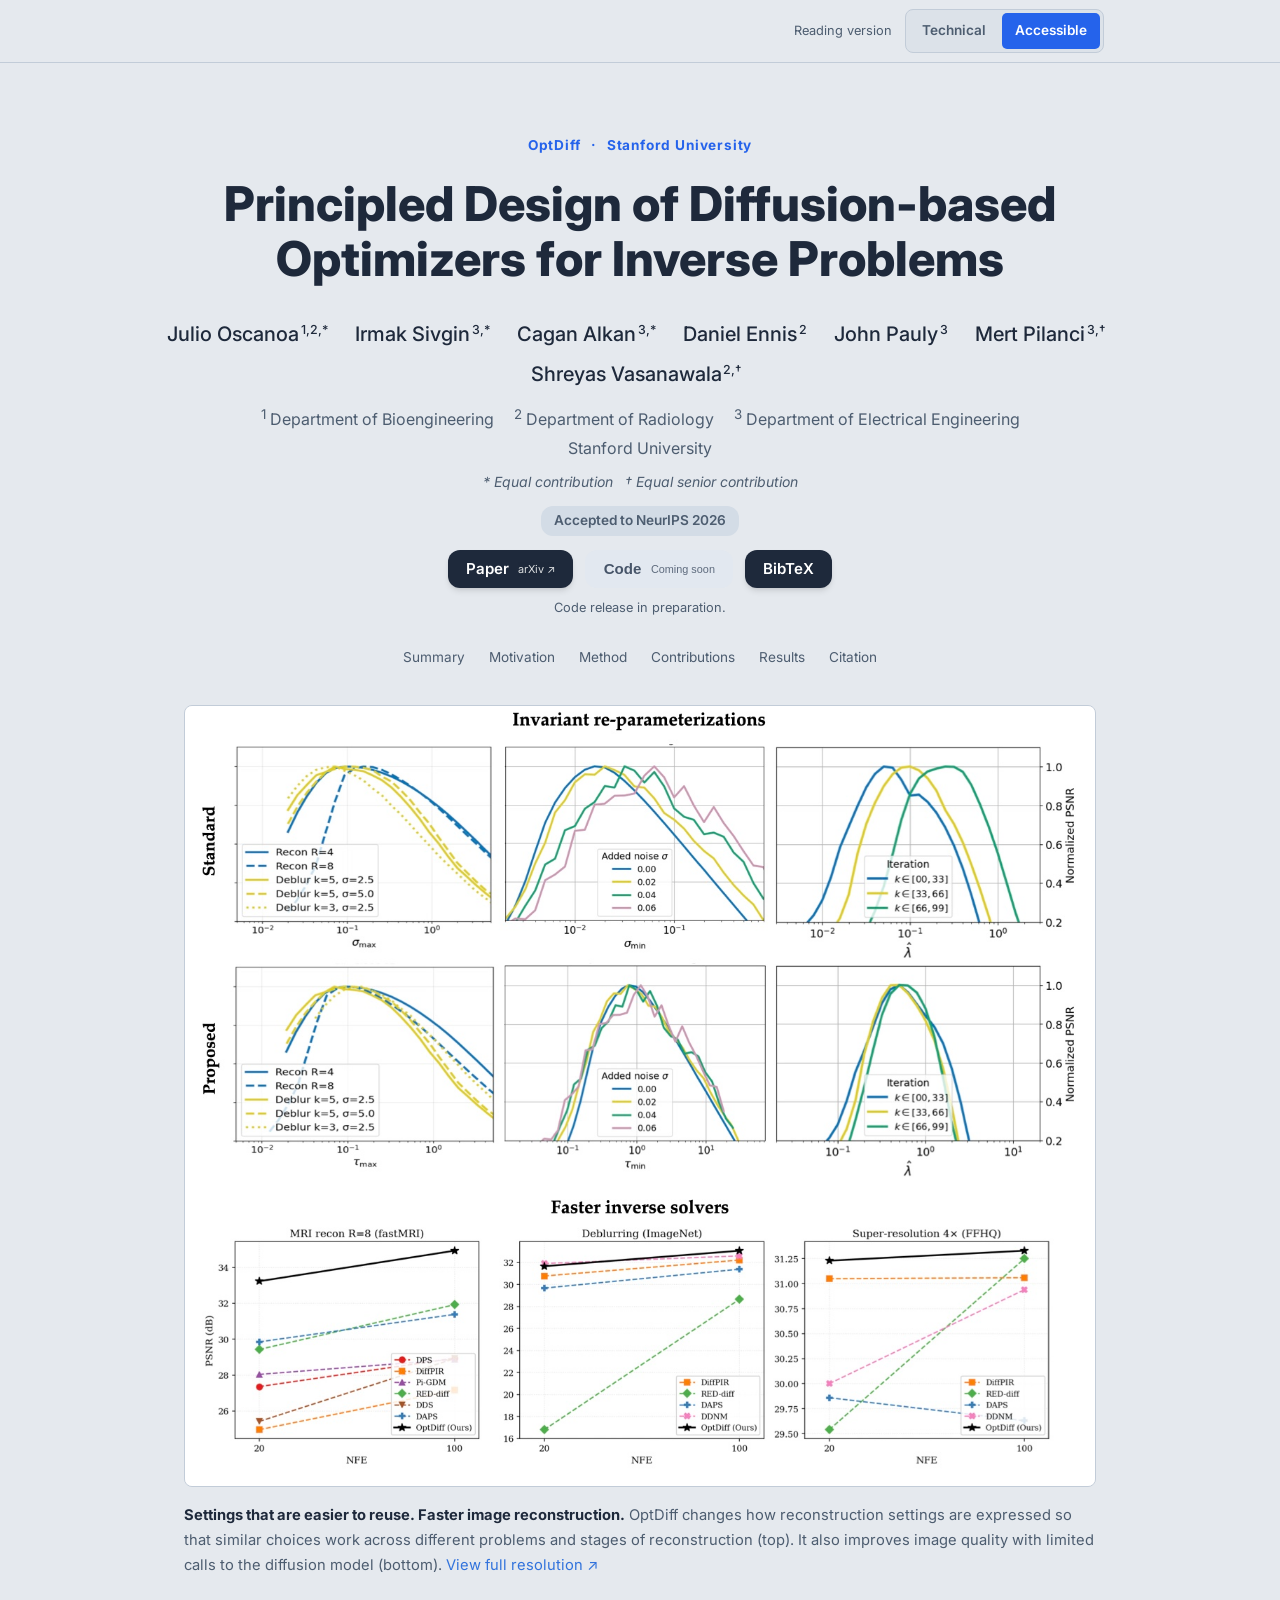
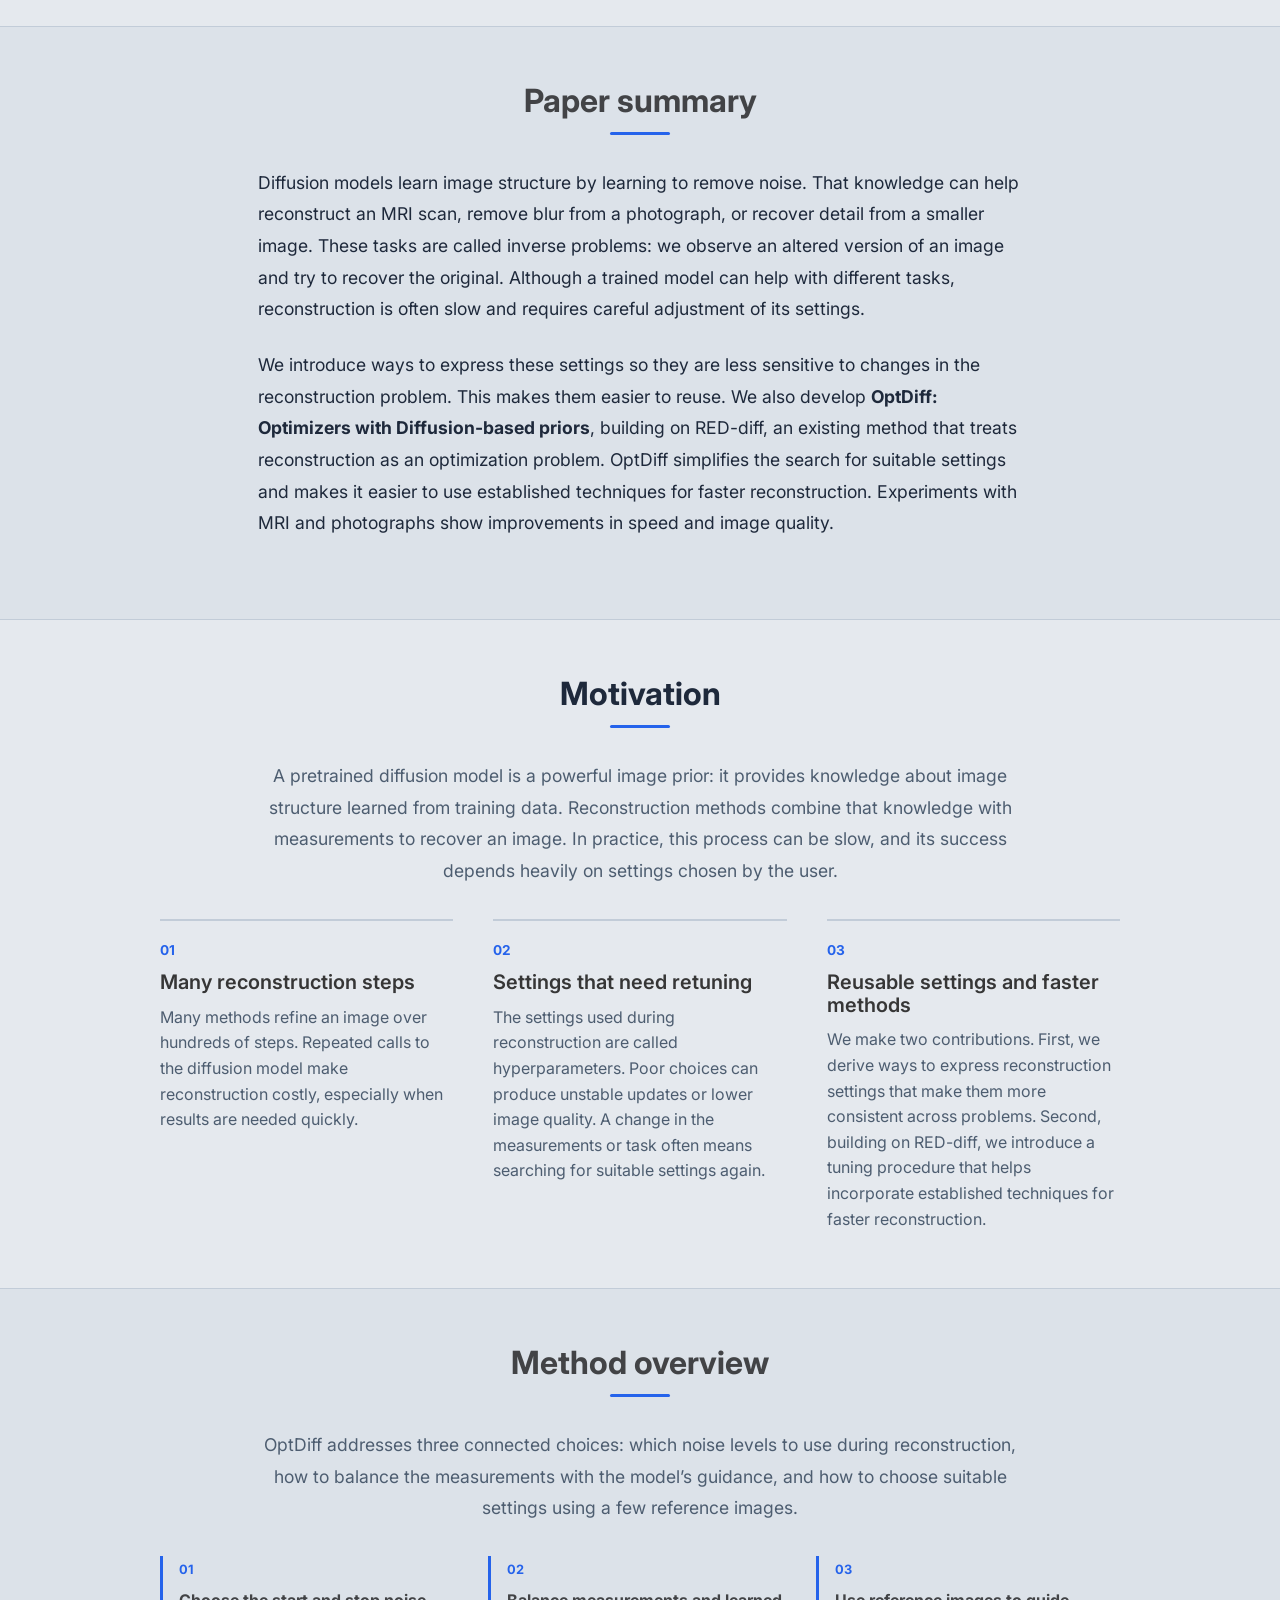
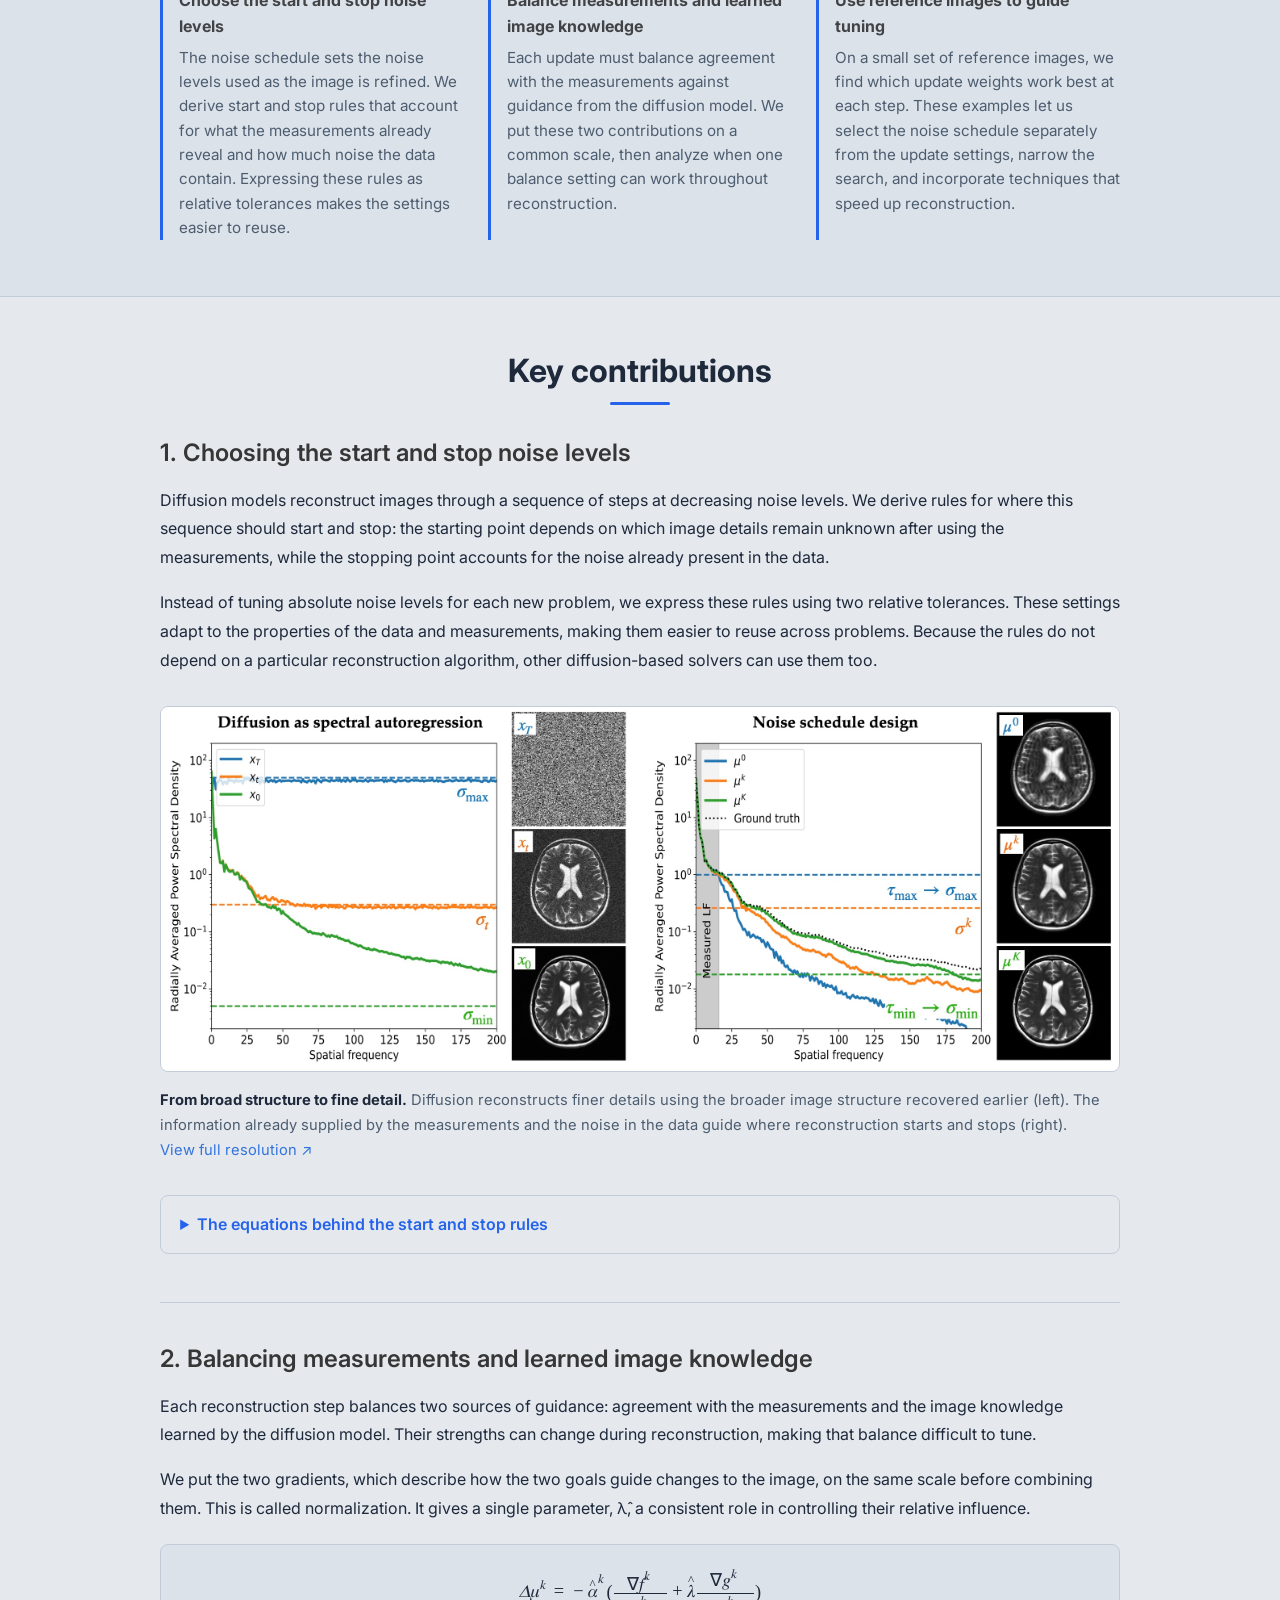
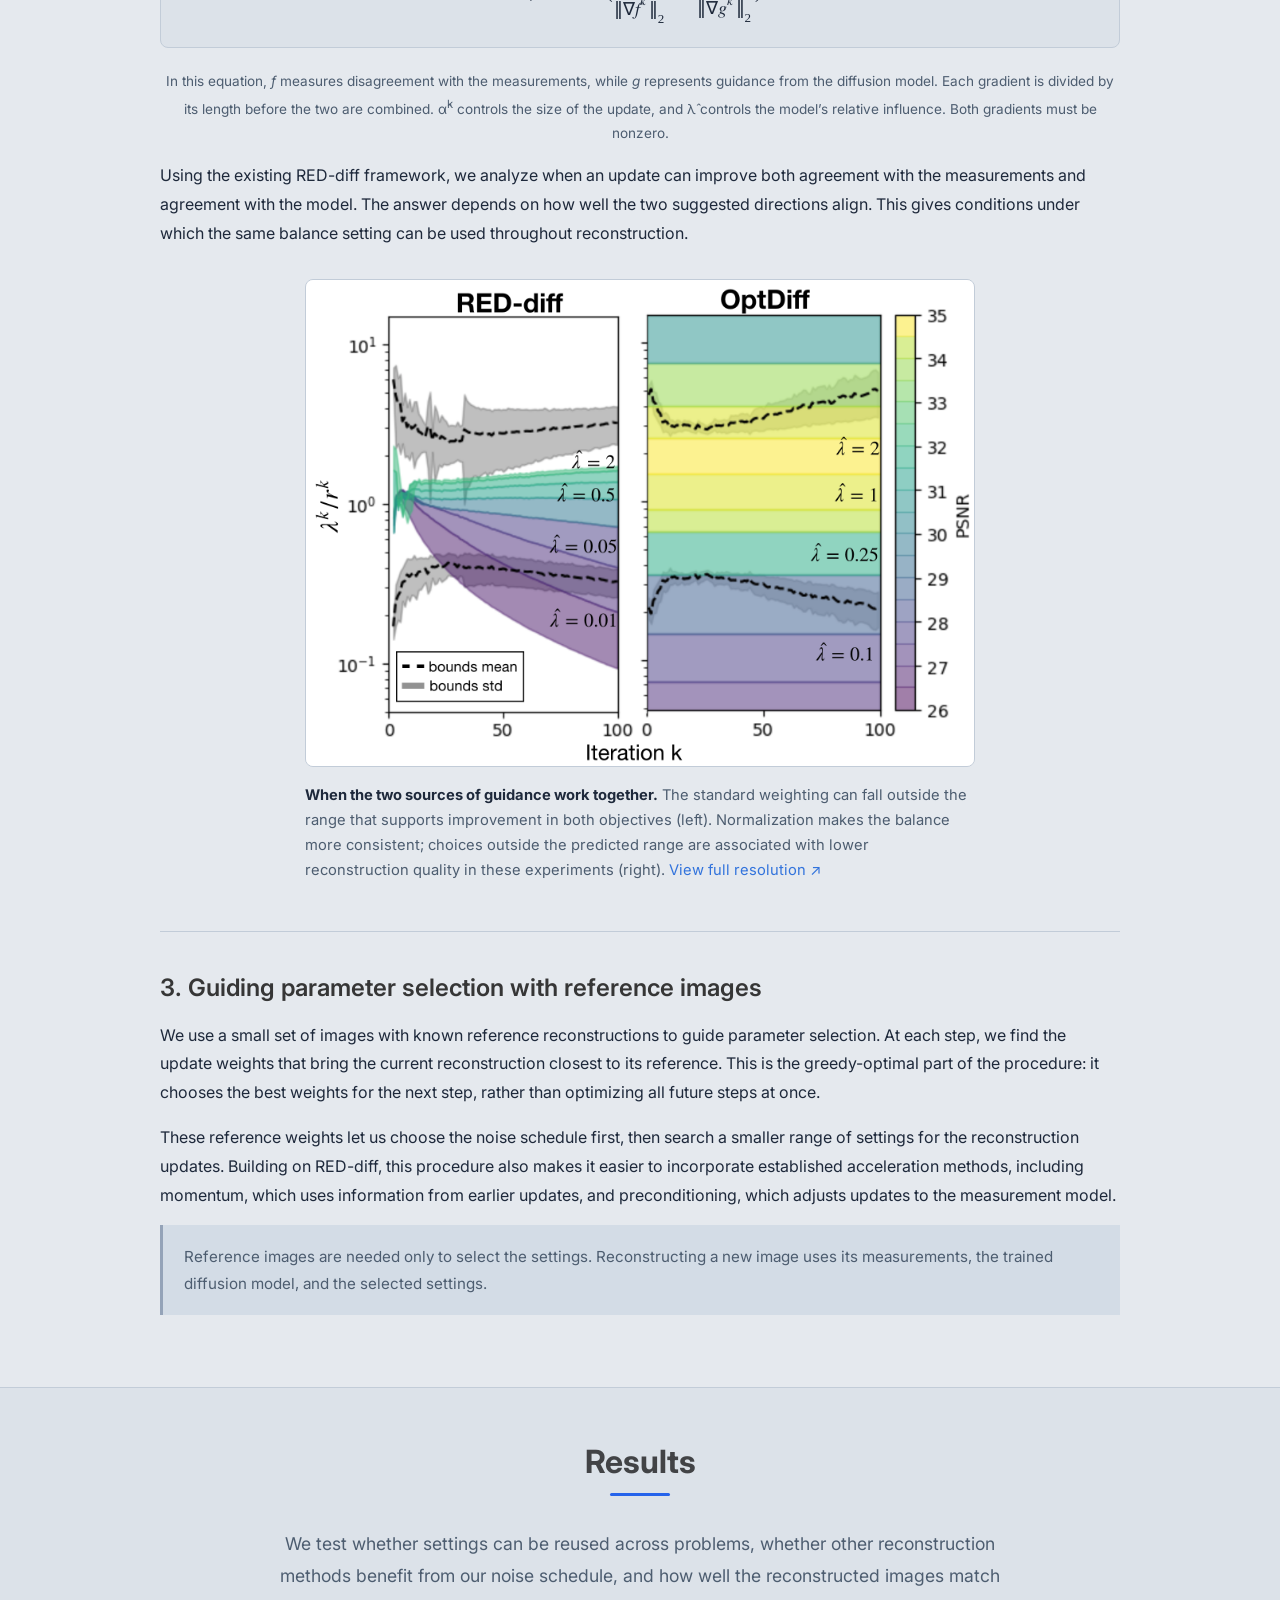
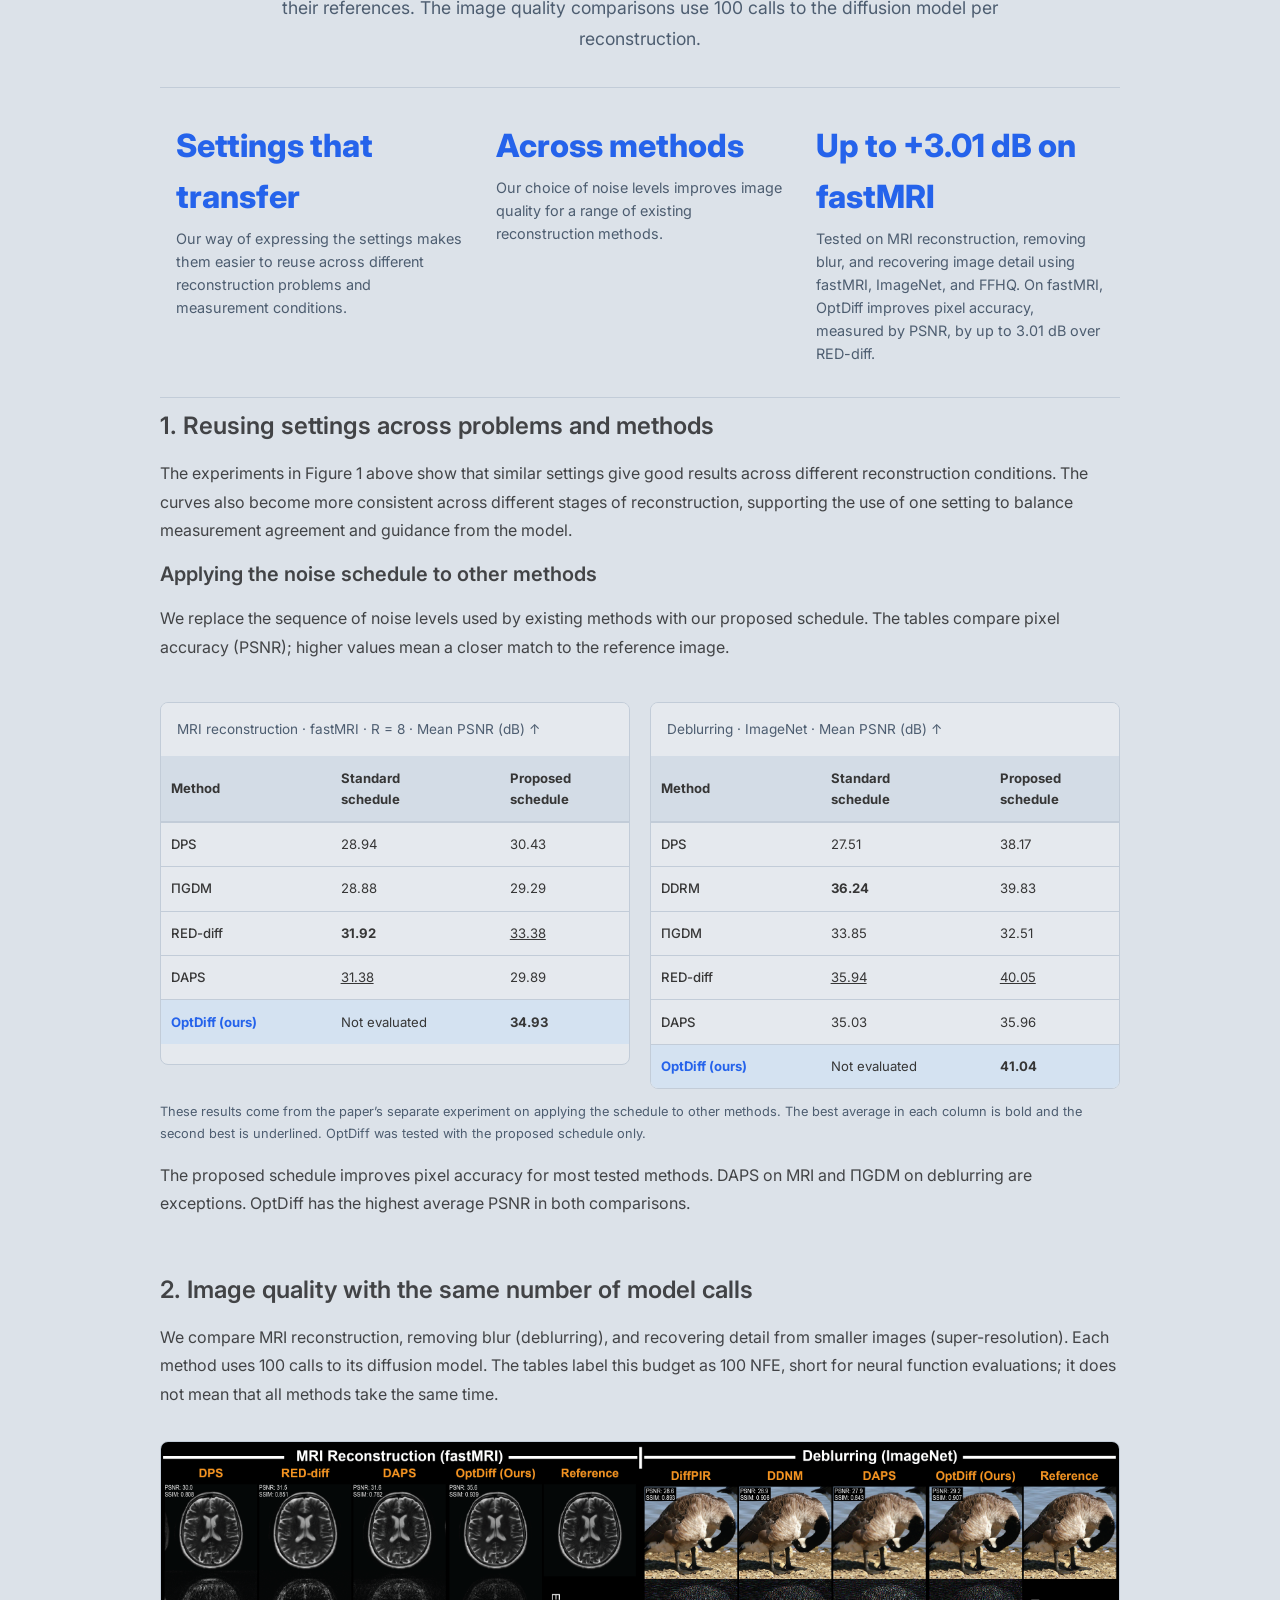
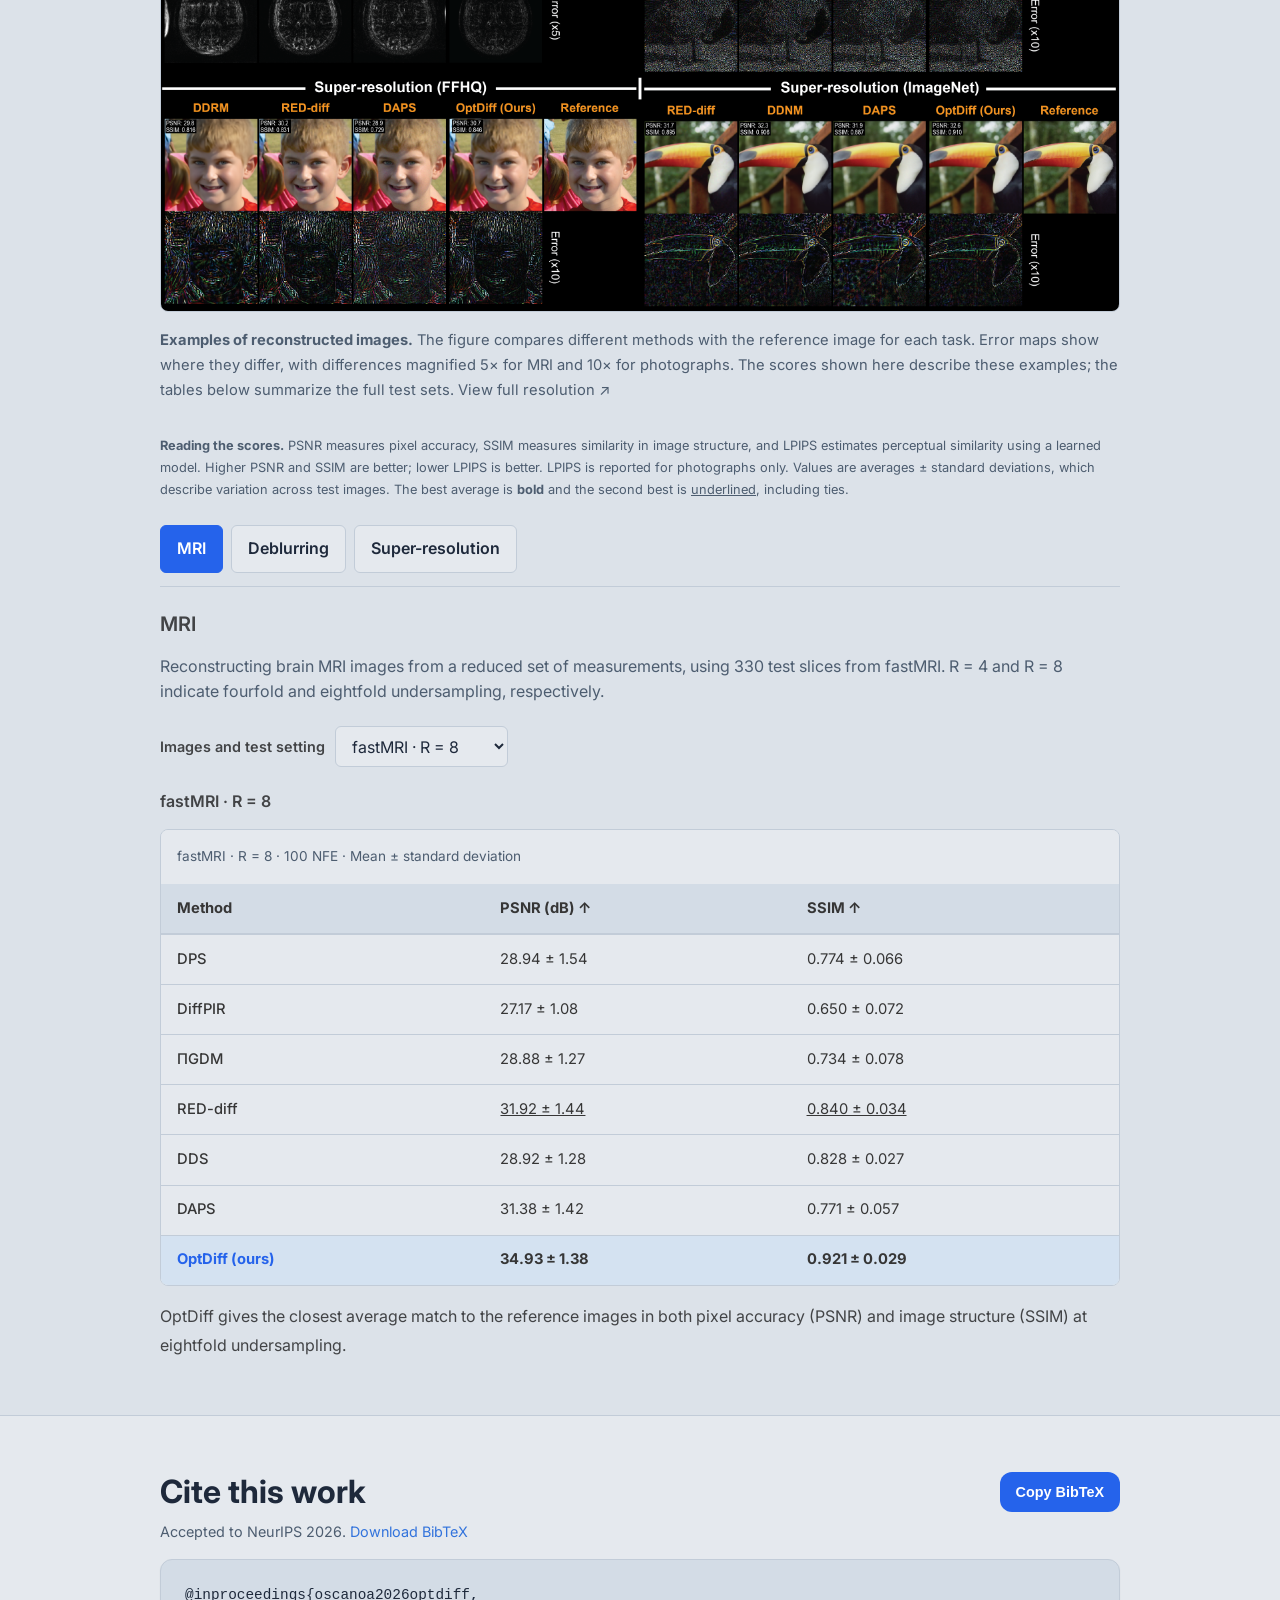
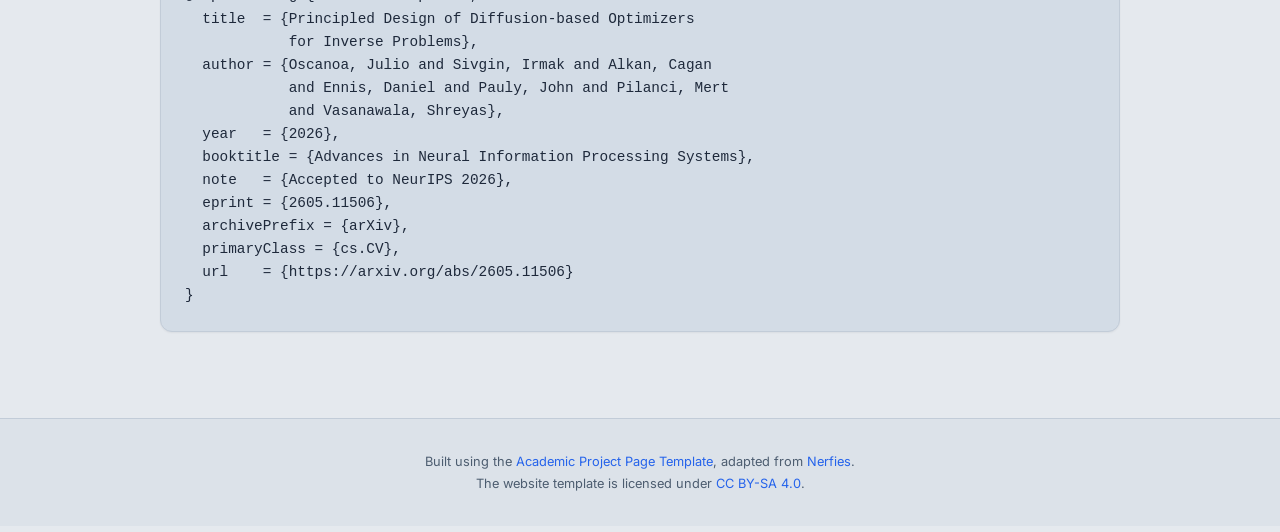
<file: index-general.html>
<!DOCTYPE html>
<html lang="en">
<head>
  <meta charset="utf-8">
  <meta name="viewport" content="width=device-width, initial-scale=1">
  <title>Principled Design of Diffusion-based Optimizers for Inverse Problems | OptDiff</title>
  <meta name="description" content="OptDiff makes diffusion models easier to tune and faster to use for reconstructing MRI images, removing blur, and recovering image detail.">
  <meta name="author" content="Julio Oscanoa, Irmak Sivgin, Cagan Alkan, Daniel Ennis, John Pauly, Mert Pilanci, Shreyas Vasanawala">
  <meta name="keywords" content="OptDiff, diffusion models, inverse problems, MRI reconstruction, noise schedules, optimization">
  <meta property="og:type" content="article">
  <meta property="og:title" content="Principled Design of Diffusion-based Optimizers for Inverse Problems">
  <meta property="og:description" content="OptDiff makes diffusion models easier to tune and faster to use for reconstructing MRI images, removing blur, and recovering image detail.">
  <meta property="og:site_name" content="OptDiff">
  <meta name="twitter:card" content="summary">
  <meta name="twitter:title" content="Principled Design of Diffusion-based Optimizers for Inverse Problems">
  <meta name="twitter:description" content="OptDiff makes diffusion models easier to tune and faster to use for reconstructing MRI images, removing blur, and recovering image detail.">
  <meta name="citation_title" content="Principled Design of Diffusion-based Optimizers for Inverse Problems">
  <meta name="citation_author" content="Julio Oscanoa">
  <meta name="citation_author" content="Irmak Sivgin">
  <meta name="citation_author" content="Cagan Alkan">
  <meta name="citation_author" content="Daniel Ennis">
  <meta name="citation_author" content="John Pauly">
  <meta name="citation_author" content="Mert Pilanci">
  <meta name="citation_author" content="Shreyas Vasanawala">

  <meta name="citation_publication_date" content="2026">
  <meta name="citation_conference_title" content="Advances in Neural Information Processing Systems (NeurIPS 2026)">
  <meta name="theme-color" content="#e5e9ee">
  <meta name="citation_pdf_url" content="https://arxiv.org/pdf/2605.11506">
  <link rel="icon" type="image/svg+xml" href="static/images/optdiff.svg">
  <link rel="preconnect" href="https://fonts.googleapis.com">
  <link rel="preconnect" href="https://fonts.gstatic.com" crossorigin>
  <link href="https://fonts.googleapis.com/css2?family=Inter:wght@400;500;600;700;800&amp;display=swap" rel="stylesheet">
  <link rel="stylesheet" href="static/css/bulma.min.css">
  <link rel="stylesheet" href="static/css/index.css?v=reading-switch-20261002">
  <script defer src="static/js/index.js?v=reading-switch-20261002"></script>
  <script type="application/ld+json">{"@context": "https://schema.org", "@type": "ScholarlyArticle", "headline": "Principled Design of Diffusion-based Optimizers for Inverse Problems", "description": "OptDiff makes diffusion models easier to tune and faster to use for reconstructing MRI images, removing blur, and recovering image detail.", "author": [{"@type": "Person", "name": "Julio Oscanoa", "affiliation": [{"@type": "Organization", "name": "Department of Bioengineering", "parentOrganization": {"@type": "Organization", "name": "Stanford University"}}, {"@type": "Organization", "name": "Department of Radiology", "parentOrganization": {"@type": "Organization", "name": "Stanford University"}}]}, {"@type": "Person", "name": "Irmak Sivgin", "affiliation": [{"@type": "Organization", "name": "Department of Electrical Engineering", "parentOrganization": {"@type": "Organization", "name": "Stanford University"}}]}, {"@type": "Person", "name": "Cagan Alkan", "affiliation": [{"@type": "Organization", "name": "Department of Electrical Engineering", "parentOrganization": {"@type": "Organization", "name": "Stanford University"}}]}, {"@type": "Person", "name": "Daniel Ennis", "affiliation": [{"@type": "Organization", "name": "Department of Radiology", "parentOrganization": {"@type": "Organization", "name": "Stanford University"}}]}, {"@type": "Person", "name": "John Pauly", "affiliation": [{"@type": "Organization", "name": "Department of Electrical Engineering", "parentOrganization": {"@type": "Organization", "name": "Stanford University"}}]}, {"@type": "Person", "name": "Mert Pilanci", "affiliation": [{"@type": "Organization", "name": "Department of Electrical Engineering", "parentOrganization": {"@type": "Organization", "name": "Stanford University"}}]}, {"@type": "Person", "name": "Shreyas Vasanawala", "affiliation": [{"@type": "Organization", "name": "Department of Radiology", "parentOrganization": {"@type": "Organization", "name": "Stanford University"}}]}], "datePublished": "2026", "creativeWorkStatus": "Accepted", "isAccessibleForFree": true, "isPartOf": {"@type": "PublicationVolume", "name": "Advances in Neural Information Processing Systems (NeurIPS 2026)"}, "sameAs": "https://arxiv.org/abs/2605.11506"}</script>
</head>
<body>
<a class="skip-link" href="#main-content">Skip to content</a>
<button class="scroll-to-top" id="scroll-to-top" type="button" aria-label="Scroll to top">↑</button>
<div class="reading-bar">
 <nav class="reading-switch" aria-label="Reading version">
  <span class="reading-label" aria-hidden="true">Reading version</span>
  <div class="reading-options"><a href="index.html" data-version-page="index.html">Technical</a><a href="index-general.html" data-version-page="index-general.html" aria-current="page">Accessible</a></div>
 </nav>
</div>
<main id="main-content">
<section class="hero publication-header" aria-labelledby="paper-title">
  <div class="hero-body"><div class="container is-max-desktop"><div class="columns is-centered"><div class="column has-text-centered">
    <p class="project-name">OptDiff <span>·</span> Stanford University</p>
    <h1 id="paper-title" class="title is-1 publication-title">Principled Design of Diffusion-based Optimizers for Inverse Problems</h1>
    <div class="is-size-5 publication-authors author-list">
      <span class="author-block">Julio Oscanoa<sup>1,2,*</sup></span>
      <span class="author-block">Irmak Sivgin<sup>3,*</sup></span>
      <span class="author-block">Cagan Alkan<sup>3,*</sup></span>
      <span class="author-block">Daniel Ennis<sup>2</sup></span>
      <span class="author-block">John Pauly<sup>3</sup></span>
      <span class="author-block">Mert Pilanci<sup>3,†</sup></span>
      <span class="author-block">Shreyas Vasanawala<sup>2,†</sup></span>
    </div>
    <p class="affiliations"><span><sup>1</sup> Department of Bioengineering</span> <span><sup>2</sup> Department of Radiology</span> <span><sup>3</sup> Department of Electrical Engineering</span><br>Stanford University</p>
    <p class="eql-cntrb">* Equal contribution &nbsp; † Equal senior contribution</p>
    <p class="publication-venue">Accepted to NeurIPS 2026</p>
    <div class="publication-links">
      <!-- Activate the Code button when the public repository is available. -->
      <span class="link-block"><a class="external-link button is-normal is-rounded is-dark" href="https://arxiv.org/abs/2605.11506" target="_blank" rel="noopener">Paper <span class="button-detail">arXiv ↗</span></a></span>
      <span class="link-block"><button class="button is-normal is-rounded is-dark code-placeholder" type="button" disabled aria-describedby="code-status">Code <span class="button-detail">Coming soon</span></button></span>
      <span class="link-block"><a class="button is-normal is-rounded is-dark" href="#BibTeX">BibTeX</a></span>
    </div>
    <p class="availability-note" id="code-status">Code release in preparation.</p>
    <nav class="section-nav" aria-label="Page sections"><a href="#abstract">Summary</a><a href="#motivation">Motivation</a><a href="#method">Method</a><a href="#contributions">Contributions</a><a href="#results">Results</a><a href="#BibTeX">Citation</a></nav>
  </div></div></div></div>
</section>
<section class="hero teaser" id="overview-figure" aria-label="Research overview">
 <div class="container is-max-desktop"><div class="hero-body">
 <figure class="paper-figure">
  <a class="figure-link" href="static/images/updated_invariance2.jpeg" target="_blank" rel="noopener" aria-label="Enlarge figure: Plots comparing the original and proposed settings across reconstruction conditions, followed by image quality comparisons using 20 and 100 model calls for MRI, deblurring, and super-resolution. (opens in a new tab)">
    <img src="static/images/updated_invariance2.jpeg" alt="Plots comparing the original and proposed settings across reconstruction conditions, followed by image quality comparisons using 20 and 100 model calls for MRI, deblurring, and super-resolution." width="1299" height="1113" loading="eager" decoding="async" fetchpriority="high">
  </a>
  <figcaption><strong>Settings that are easier to reuse. Faster image reconstruction.</strong> OptDiff changes how reconstruction settings are expressed so that similar choices work across different problems and stages of reconstruction (top). It also improves image quality with limited calls to the diffusion model (bottom). <a href="static/images/updated_invariance2.jpeg" target="_blank" rel="noopener">View full resolution<span class="sr-only"> (opens in a new tab)</span> ↗</a></figcaption>
</figure>
 </div></div>
</section>
<section class="section hero is-light" id="abstract" aria-labelledby="abstract-title">
 <div class="container is-max-desktop"><div class="columns is-centered"><div class="column is-four-fifths">
  <h2 id="abstract-title" class="title is-3 has-text-centered">Paper summary</h2>
  <div class="content has-text-justified"><p>Diffusion models learn image structure by learning to remove noise. That knowledge can help reconstruct an MRI scan, remove blur from a photograph, or recover detail from a smaller image. These tasks are called inverse problems: we observe an altered version of an image and try to recover the original. Although a trained model can help with different tasks, reconstruction is often slow and requires careful adjustment of its settings.</p>
  <p>We introduce ways to express these settings so they are less sensitive to changes in the reconstruction problem. This makes them easier to reuse. We also develop <strong>OptDiff: Optimizers with Diffusion-based priors</strong>, building on RED-diff, an existing method that treats reconstruction as an optimization problem. OptDiff simplifies the search for suitable settings and makes it easier to use established techniques for faster reconstruction. Experiments with MRI and photographs show improvements in speed and image quality.</p></div>
 </div></div></div>
</section>
<section class="section" id="motivation" aria-labelledby="motivation-title">
 <div class="container is-max-desktop">
  <h2 id="motivation-title" class="title is-3 has-text-centered">Motivation</h2>
  <p class="section-intro">A pretrained diffusion model is a powerful image prior: it provides knowledge about image structure learned from training data. Reconstruction methods combine that knowledge with measurements to recover an image. In practice, this process can be slow, and its success depends heavily on settings chosen by the user.</p>
  <div class="columns is-variable is-5 motivation-grid">
   <div class="column"><div class="insight"><span class="step-number">01</span><h3 class="title is-5">Many reconstruction steps</h3><p>Many methods refine an image over hundreds of steps. Repeated calls to the diffusion model make reconstruction costly, especially when results are needed quickly.</p></div></div>
   <div class="column"><div class="insight"><span class="step-number">02</span><h3 class="title is-5">Settings that need retuning</h3><p>The settings used during reconstruction are called hyperparameters. Poor choices can produce unstable updates or lower image quality. A change in the measurements or task often means searching for suitable settings again.</p></div></div>
   <div class="column"><div class="insight"><span class="step-number">03</span><h3 class="title is-5">Reusable settings and faster methods</h3><p>We make two contributions. First, we derive ways to express reconstruction settings that make them more consistent across problems. Second, building on RED-diff, we introduce a tuning procedure that helps incorporate established techniques for faster reconstruction.</p></div></div>
  </div>
 </div>
</section>
<section class="section hero is-light" id="method" aria-labelledby="method-title">
 <div class="container is-max-desktop">
  <h2 id="method-title" class="title is-3 has-text-centered">Method overview</h2>
  <p class="section-intro">OptDiff addresses three connected choices: which noise levels to use during reconstruction, how to balance the measurements with the model’s guidance, and how to choose suitable settings using a few reference images.</p>
  <ol class="pipeline">
   <li><strong>Choose the start and stop noise levels</strong><span>The noise schedule sets the noise levels used as the image is refined. We derive start and stop rules that account for what the measurements already reveal and how much noise the data contain. Expressing these rules as relative tolerances makes the settings easier to reuse.</span></li>
   <li><strong>Balance measurements and learned image knowledge</strong><span>Each update must balance agreement with the measurements against guidance from the diffusion model. We put these two contributions on a common scale, then analyze when one balance setting can work throughout reconstruction.</span></li>
   <li><strong>Use reference images to guide tuning</strong><span>On a small set of reference images, we find which update weights work best at each step. These examples let us select the noise schedule separately from the update settings, narrow the search, and incorporate techniques that speed up reconstruction.</span></li>
  </ol>

 </div>
</section>
<section class="section" id="contributions" aria-labelledby="contributions-title">
 <div class="container is-max-desktop">
  <h2 id="contributions-title" class="title is-3 has-text-centered">Key contributions</h2>
  <article class="contribution"><h3 class="title is-4">1. Choosing the start and stop noise levels</h3>
   <p>Diffusion models reconstruct images through a sequence of steps at decreasing noise levels. We derive rules for where this sequence should start and stop: the starting point depends on which image details remain unknown after using the measurements, while the stopping point accounts for the noise already present in the data.</p>
   <p>Instead of tuning absolute noise levels for each new problem, we express these rules using two relative tolerances. These settings adapt to the properties of the data and measurements, making them easier to reuse across problems. Because the rules do not depend on a particular reconstruction algorithm, other diffusion-based solvers can use them too.</p>
   <figure class="paper-figure">
  <a class="figure-link" href="static/images/noise_schedule.jpeg" target="_blank" rel="noopener" aria-label="Enlarge figure: Plots and MRI images showing how broad image structure and fine details guide the choice of starting and stopping noise levels. (opens in a new tab)">
    <img src="static/images/noise_schedule.jpeg" alt="Plots and MRI images showing how broad image structure and fine details guide the choice of starting and stopping noise levels." width="2376" height="901" loading="lazy" decoding="async">
  </a>
  <figcaption><strong>From broad structure to fine detail.</strong> Diffusion reconstructs finer details using the broader image structure recovered earlier (left). The information already supplied by the measurements and the noise in the data guide where reconstruction starts and stops (right). <a href="static/images/noise_schedule.jpeg" target="_blank" rel="noopener">View full resolution<span class="sr-only"> (opens in a new tab)</span> ↗</a></figcaption>
</figure>
   <details><summary>The equations behind the start and stop rules</summary><div class="detail-body">
    <div class="equation"><math display="block" aria-label="sigma max squared is at least (1 minus tau max) divided by tau max, times the maximum eigenvalue of the high-frequency covariance conditioned on low frequencies"><msubsup><mi>σ</mi><mtext>max</mtext><mn>2</mn></msubsup><mo>≥</mo><mfrac><mrow><mn>1</mn><mo>−</mo><msub><mi>τ</mi><mtext>max</mtext></msub></mrow><msub><mi>τ</mi><mtext>max</mtext></msub></mfrac><msub><mi>ν</mi><mtext>max</mtext></msub><mo>(</mo><msub><mi>Σ</mi><mrow><mi>H</mi><mo>|</mo><mi>L</mi></mrow></msub><mo>)</mo></math></div>
    <p>The start rule assumes that the broad image structure, represented by low frequencies, is known exactly. Σ<sub>H|L</sub> describes the remaining uncertainty in finer details, and ν<sub>max</sub> is its largest eigenvalue. The tolerance τ<sub>max</sub> limits the relative reduction in uncertainty at the first step. In practice, we use the smallest starting noise level allowed by this bound.</p>
    <div class="equation"><math display="block" aria-label="In the high signal-to-noise regime, sigma min squared is approximately at most tau min times sigma s squared"><msubsup><mi>σ</mi><mtext>min</mtext><mn>2</mn></msubsup><mo>≲</mo><msub><mi>τ</mi><mtext>min</mtext></msub><msubsup><mi>σ</mi><mi>s</mi><mn>2</mn></msubsup></math></div>
    <p>The stop rule accounts for the noise already present in the data, with variance σ<sub>s</sub><sup>2</sup>. The tolerance τ<sub>min</sub> sets how close the remaining uncertainty should be to the best attainable level. This simpler expression applies when the signal is strong relative to the noise; the paper gives the full bound.</p>
   </div></details>
  </article>
  <article class="contribution"><h3 class="title is-4">2. Balancing measurements and learned image knowledge</h3>
   <p>Each reconstruction step balances two sources of guidance: agreement with the measurements and the image knowledge learned by the diffusion model. Their strengths can change during reconstruction, making that balance difficult to tune.</p>
   <p>We put the two gradients, which describe how the two goals guide changes to the image, on the same scale before combining them. This is called normalization. It gives a single parameter, λ̂, a consistent role in controlling their relative influence.</p>
   <div class="equation"><math display="block" aria-label="Delta mu at step k equals negative alpha hat at step k times the sum of the normalized data gradient and lambda hat times the normalized prior gradient">
    <mi>Δ</mi><msup><mi>μ</mi><mi>k</mi></msup><mo>=</mo><mo>−</mo><msup><mover><mi>α</mi><mo>^</mo></mover><mi>k</mi></msup><mo>(</mo>
    <mfrac><mrow><mo>∇</mo><msup><mi>f</mi><mi>k</mi></msup></mrow><mrow><mo>‖</mo><mo>∇</mo><msup><mi>f</mi><mi>k</mi></msup><msub><mo>‖</mo><mn>2</mn></msub></mrow></mfrac>
    <mo>+</mo><mover><mi>λ</mi><mo>^</mo></mover>
    <mfrac><mrow><mo>∇</mo><msup><mi>g</mi><mi>k</mi></msup></mrow><mrow><mo>‖</mo><mo>∇</mo><msup><mi>g</mi><mi>k</mi></msup><msub><mo>‖</mo><mn>2</mn></msub></mrow></mfrac><mo>)</mo>
   </math></div>
   <p class="equation-key">In this equation, <em>f</em> measures disagreement with the measurements, while <em>g</em> represents guidance from the diffusion model. Each gradient is divided by its length before the two are combined. α̂<sup>k</sup> controls the size of the update, and λ̂ controls the model’s relative influence. Both gradients must be nonzero.</p>
   <p>Using the existing RED-diff framework, we analyze when an update can improve both agreement with the measurements and agreement with the model. The answer depends on how well the two suggested directions align. This gives conditions under which the same balance setting can be used throughout reconstruction.</p>
   <div class="compact-figure"><figure class="paper-figure">
  <a class="figure-link" href="static/images/commondescent.png" target="_blank" rel="noopener" aria-label="Enlarge figure: Plots comparing how standard weighting and OptDiff balance the measurements with the diffusion model, alongside the range where updates can improve both goals. (opens in a new tab)">
    <img src="static/images/commondescent.png" alt="Plots comparing how standard weighting and OptDiff balance the measurements with the diffusion model, alongside the range where updates can improve both goals." width="1678" height="1220" loading="lazy" decoding="async" >
  </a>
  <figcaption><strong>When the two sources of guidance work together.</strong> The standard weighting can fall outside the range that supports improvement in both objectives (left). Normalization makes the balance more consistent; choices outside the predicted range are associated with lower reconstruction quality in these experiments (right). <a href="static/images/commondescent.png" target="_blank" rel="noopener">View full resolution<span class="sr-only"> (opens in a new tab)</span> ↗</a></figcaption>
</figure></div>
  </article>
  <article class="contribution"><h3 class="title is-4">3. Guiding parameter selection with reference images</h3>
   <p>We use a small set of images with known reference reconstructions to guide parameter selection. At each step, we find the update weights that bring the current reconstruction closest to its reference. This is the greedy-optimal part of the procedure: it chooses the best weights for the next step, rather than optimizing all future steps at once.</p>
   <p>These reference weights let us choose the noise schedule first, then search a smaller range of settings for the reconstruction updates. Building on RED-diff, this procedure also makes it easier to incorporate established acceleration methods, including momentum, which uses information from earlier updates, and preconditioning, which adjusts updates to the measurement model.</p>
   <p class="research-note">Reference images are needed only to select the settings. Reconstructing a new image uses its measurements, the trained diffusion model, and the selected settings.</p>
  </article>
 </div>
</section>
<section class="section hero is-light" id="results" aria-labelledby="results-title">
 <div class="container is-max-desktop">
  <h2 id="results-title" class="title is-3 has-text-centered">Results</h2>
  <p class="section-intro">We test whether settings can be reused across problems, whether other reconstruction methods benefit from our noise schedule, and how well the reconstructed images match their references. The image quality comparisons use 100 calls to the diffusion model per reconstruction.</p>
  <div class="columns result-highlights" aria-label="Results highlights">
   <div class="column"><p class="result-value">Settings that transfer</p><p>Our way of expressing the settings makes them easier to reuse across different reconstruction problems and measurement conditions.</p></div>
   <div class="column"><p class="result-value">Across methods</p><p>Our choice of noise levels improves image quality for a range of existing reconstruction methods.</p></div>
   <div class="column"><p class="result-value">Up to +3.01 dB on fastMRI</p><p>Tested on MRI reconstruction, removing blur, and recovering image detail using fastMRI, ImageNet, and FFHQ. On fastMRI, OptDiff improves pixel accuracy, measured by PSNR, by up to 3.01 dB over RED-diff.</p></div>
  </div>
  <article class="result-section" id="invariance-results">
   <h3 class="title is-4">1. Reusing settings across problems and methods</h3>
   <p>The experiments in <a href="#overview-figure">Figure 1 above</a> show that similar settings give good results across different reconstruction conditions. The curves also become more consistent across different stages of reconstruction, supporting the use of one setting to balance measurement agreement and guidance from the model.</p>
   <h4 class="title is-5">Applying the noise schedule to other methods</h4>
   <p>We replace the sequence of noise levels used by existing methods with our proposed schedule. The tables compare pixel accuracy (PSNR); higher values mean a closer match to the reference image.</p>
   <div class="schedule-comparisons"><div class="table-container" role="region" aria-label="MRI reconstruction · fastMRI · R = 8 schedule comparison" tabindex="0"><table class="table is-fullwidth research-table"><caption>MRI reconstruction · fastMRI · R = 8 · Mean PSNR (dB) ↑</caption><thead><tr><th scope="col">Method</th><th scope="col">Standard<br>schedule</th><th scope="col">Proposed<br>schedule</th></tr></thead><tbody><tr><th scope="row">DPS</th><td>28.94</td><td>30.43</td></tr><tr><th scope="row">ΠGDM</th><td>28.88</td><td>29.29</td></tr><tr><th scope="row">RED-diff</th><td><strong>31.92</strong></td><td><u>33.38</u></td></tr><tr><th scope="row">DAPS</th><td><u>31.38</u></td><td>29.89</td></tr><tr class="ours"><th scope="row">OptDiff (ours)</th><td>Not evaluated</td><td><strong>34.93</strong></td></tr></tbody></table></div><div class="table-container" role="region" aria-label="Deblurring · ImageNet schedule comparison" tabindex="0"><table class="table is-fullwidth research-table"><caption>Deblurring · ImageNet · Mean PSNR (dB) ↑</caption><thead><tr><th scope="col">Method</th><th scope="col">Standard<br>schedule</th><th scope="col">Proposed<br>schedule</th></tr></thead><tbody><tr><th scope="row">DPS</th><td>27.51</td><td>38.17</td></tr><tr><th scope="row">DDRM</th><td><strong>36.24</strong></td><td>39.83</td></tr><tr><th scope="row">ΠGDM</th><td>33.85</td><td>32.51</td></tr><tr><th scope="row">RED-diff</th><td><u>35.94</u></td><td><u>40.05</u></td></tr><tr><th scope="row">DAPS</th><td>35.03</td><td>35.96</td></tr><tr class="ours"><th scope="row">OptDiff (ours)</th><td>Not evaluated</td><td><strong>41.04</strong></td></tr></tbody></table></div></div>
   <p class="table-note">These results come from the paper’s separate experiment on applying the schedule to other methods. The best average in each column is bold and the second best is underlined. OptDiff was tested with the proposed schedule only.</p>
   <p class="result-finding">The proposed schedule improves pixel accuracy for most tested methods. DAPS on MRI and ΠGDM on deblurring are exceptions. OptDiff has the highest average PSNR in both comparisons.</p>
  </article>
  <article class="result-section" id="reconstruction-results">
   <h3 class="title is-4">2. Image quality with the same number of model calls</h3>
   <p>We compare MRI reconstruction, removing blur (deblurring), and recovering detail from smaller images (super-resolution). Each method uses 100 calls to its diffusion model. The tables label this budget as 100 NFE, short for neural function evaluations; it does not mean that all methods take the same time.</p>
   <figure class="paper-figure">
  <a class="figure-link" href="static/images/qualitative_comparisons_alltasks.png" target="_blank" rel="noopener" aria-label="Enlarge figure: Example MRI scans and photographs reconstructed by existing methods and OptDiff, shown with reference images and maps of their differences. (opens in a new tab)">
    <img src="static/images/qualitative_comparisons_alltasks.png" alt="Example MRI scans and photographs reconstructed by existing methods and OptDiff, shown with reference images and maps of their differences." width="5756" height="2820" loading="lazy" decoding="async" >
  </a>
  <figcaption><strong>Examples of reconstructed images.</strong> The figure compares different methods with the reference image for each task. Error maps show where they differ, with differences magnified 5× for MRI and 10× for photographs. The scores shown here describe these examples; the tables below summarize the full test sets. <a href="static/images/qualitative_comparisons_alltasks.png" target="_blank" rel="noopener">View full resolution<span class="sr-only"> (opens in a new tab)</span> ↗</a></figcaption>
</figure>
   <div class="results-explorer">
    <p class="table-note"><strong>Reading the scores.</strong> PSNR measures pixel accuracy, SSIM measures similarity in image structure, and LPIPS estimates perceptual similarity using a learned model. Higher PSNR and SSIM are better; lower LPIPS is better. LPIPS is reported for photographs only. Values are averages ± standard deviations, which describe variation across test images. The best average is <strong>bold</strong> and the second best is <u>underlined</u>, including ties.</p>
    <div class="result-tabs" aria-label="Reconstruction task" hidden><button type="button" id="tab-mri" aria-controls="results-mri">MRI</button><button type="button" id="tab-deblurring" aria-controls="results-deblurring">Deblurring</button><button type="button" id="tab-super-resolution" aria-controls="results-super-resolution">Super-resolution</button></div>
    <section class="task-panel" id="results-mri" aria-labelledby="tab-mri">
<h4 class="title is-5">MRI</h4><p>Reconstructing brain MRI images from a reduced set of measurements, using 330 test slices from fastMRI. R = 4 and R = 8 indicate fourfold and eightfold undersampling, respectively.</p>
<div class="setting-control" hidden><label for="setting-mri">Images and test setting</label><select id="setting-mri"><option value="mri-setting-0">fastMRI · R = 8</option><option value="mri-setting-1">fastMRI · R = 4</option></select></div>
<div class="result-setting" id="mri-setting-0"><h5 class="title is-6">fastMRI · R = 8</h5>
<div class="table-container" role="region" aria-label="fastMRI · R = 8 at 100 NFE" tabindex="0"><table class="table is-fullwidth research-table"><caption>fastMRI · R = 8 · 100 NFE · Mean ± standard deviation</caption><thead><tr><th scope="col">Method</th><th scope="col">PSNR (dB) ↑</th><th scope="col">SSIM ↑</th></tr></thead><tbody><tr><th scope="row">DPS</th><td>28.94 ± 1.54</td><td>0.774 ± 0.066</td></tr><tr><th scope="row">DiffPIR</th><td>27.17 ± 1.08</td><td>0.650 ± 0.072</td></tr><tr><th scope="row">ΠGDM</th><td>28.88 ± 1.27</td><td>0.734 ± 0.078</td></tr><tr><th scope="row">RED-diff</th><td><u>31.92 ± 1.44</u></td><td><u>0.840 ± 0.034</u></td></tr><tr><th scope="row">DDS</th><td>28.92 ± 1.28</td><td>0.828 ± 0.027</td></tr><tr><th scope="row">DAPS</th><td>31.38 ± 1.42</td><td>0.771 ± 0.057</td></tr><tr class="ours"><th scope="row">OptDiff (ours)</th><td><strong>34.93 ± 1.38</strong></td><td><strong>0.921 ± 0.029</strong></td></tr></tbody></table></div>
<p class="result-finding">OptDiff gives the closest average match to the reference images in both pixel accuracy (PSNR) and image structure (SSIM) at eightfold undersampling.</p></div><div class="result-setting" id="mri-setting-1"><h5 class="title is-6">fastMRI · R = 4</h5>
<div class="table-container" role="region" aria-label="fastMRI · R = 4 at 100 NFE" tabindex="0"><table class="table is-fullwidth research-table"><caption>fastMRI · R = 4 · 100 NFE · Mean ± standard deviation</caption><thead><tr><th scope="col">Method</th><th scope="col">PSNR (dB) ↑</th><th scope="col">SSIM ↑</th></tr></thead><tbody><tr><th scope="row">DPS</th><td>35.82 ± 1.46</td><td>0.775 ± 0.069</td></tr><tr><th scope="row">DiffPIR</th><td>30.33 ± 0.97</td><td>0.691 ± 0.077</td></tr><tr><th scope="row">ΠGDM</th><td>30.69 ± 1.37</td><td>0.753 ± 0.086</td></tr><tr><th scope="row">RED-diff</th><td><u>36.79 ± 1.43</u></td><td>0.872 ± 0.035</td></tr><tr><th scope="row">DDS</th><td>33.72 ± 1.14</td><td><u>0.930 ± 0.030</u></td></tr><tr><th scope="row">DAPS</th><td>34.32 ± 1.76</td><td>0.875 ± 0.041</td></tr><tr class="ours"><th scope="row">OptDiff (ours)</th><td><strong>38.45 ± 1.58</strong></td><td><strong>0.948 ± 0.023</strong></td></tr></tbody></table></div>
<p class="result-finding">OptDiff gives the closest average match to the reference images in both pixel accuracy (PSNR) and image structure (SSIM) at fourfold undersampling.</p></div>
</section><section class="task-panel" id="results-deblurring" aria-labelledby="tab-deblurring">
<h4 class="title is-5">Deblurring</h4><p>Removing simulated Gaussian blur from 330 images each from ImageNet, which contains varied photographs, and FFHQ, which contains faces. The settings describe the blur’s kernel size k and spread σ.</p>
<div class="setting-control" hidden><label for="setting-deblurring">Images and test setting</label><select id="setting-deblurring"><option value="deblurring-setting-0">ImageNet · k = 6, σ = 3</option><option value="deblurring-setting-1">FFHQ · k = 6, σ = 3</option><option value="deblurring-setting-2">ImageNet · k = 12, σ = 3</option><option value="deblurring-setting-3">FFHQ · k = 12, σ = 3</option></select></div>
<div class="result-setting" id="deblurring-setting-0"><h5 class="title is-6">ImageNet · k = 6, σ = 3</h5>
<div class="table-container" role="region" aria-label="ImageNet · k = 6, σ = 3 at 100 NFE" tabindex="0"><table class="table is-fullwidth research-table"><caption>ImageNet · k = 6, σ = 3 · 100 NFE · Mean ± standard deviation</caption><thead><tr><th scope="col">Method</th><th scope="col">PSNR (dB) ↑</th><th scope="col">SSIM ↑</th><th scope="col">LPIPS ↓</th></tr></thead><tbody><tr><th scope="row">DPS</th><td>24.25 ± 3.97</td><td>0.602 ± 0.192</td><td>0.420 ± 0.187</td></tr><tr><th scope="row">DDRM</th><td>29.48 ± 3.65</td><td>0.815 ± 0.101</td><td>0.227 ± 0.118</td></tr><tr><th scope="row">DDNM</th><td><u>32.60 ± 3.89</u></td><td><u>0.906 ± 0.045</u></td><td><strong>0.030 ± 0.013</strong></td></tr><tr><th scope="row">DiffPIR</th><td>32.22 ± 3.68</td><td>0.892 ± 0.049</td><td><u>0.061 ± 0.032</u></td></tr><tr><th scope="row">RED-diff</th><td>28.65 ± 3.67</td><td>0.790 ± 0.087</td><td>0.185 ± 0.090</td></tr><tr><th scope="row">DAPS</th><td>31.39 ± 3.13</td><td>0.853 ± 0.047</td><td>0.107 ± 0.033</td></tr><tr class="ours"><th scope="row">OptDiff (ours)</th><td><strong>33.07 ± 3.76</strong></td><td><strong>0.910 ± 0.040</strong></td><td><u>0.061 ± 0.031</u></td></tr></tbody></table></div>
<p class="result-finding">OptDiff leads in pixel accuracy and structural similarity. DDNM leads on the learned perceptual score, showing that different measures can favor different methods.</p></div><div class="result-setting" id="deblurring-setting-1"><h5 class="title is-6">FFHQ · k = 6, σ = 3</h5>
<div class="table-container" role="region" aria-label="FFHQ · k = 6, σ = 3 at 100 NFE" tabindex="0"><table class="table is-fullwidth research-table"><caption>FFHQ · k = 6, σ = 3 · 100 NFE · Mean ± standard deviation</caption><thead><tr><th scope="col">Method</th><th scope="col">PSNR (dB) ↑</th><th scope="col">SSIM ↑</th><th scope="col">LPIPS ↓</th></tr></thead><tbody><tr><th scope="row">DPS</th><td>33.00 ± 2.50</td><td>0.898 ± 0.034</td><td>0.078 ± 0.028</td></tr><tr><th scope="row">DDRM</th><td>36.84 ± 1.62</td><td>0.945 ± 0.013</td><td>0.065 ± 0.023</td></tr><tr><th scope="row">DDNM</th><td><u>36.95 ± 1.78</u></td><td><strong>0.949 ± 0.013</strong></td><td><strong>0.027 ± 0.008</strong></td></tr><tr><th scope="row">DiffPIR</th><td>36.58 ± 1.76</td><td>0.942 ± 0.014</td><td><u>0.040 ± 0.012</u></td></tr><tr><th scope="row">RED-diff</th><td>34.71 ± 1.74</td><td>0.908 ± 0.014</td><td>0.068 ± 0.020</td></tr><tr><th scope="row">DAPS</th><td>34.13 ± 1.39</td><td>0.888 ± 0.013</td><td>0.088 ± 0.021</td></tr><tr class="ours"><th scope="row">OptDiff (ours)</th><td><strong>36.99 ± 1.82</strong></td><td><u>0.948 ± 0.013</u></td><td>0.060 ± 0.018</td></tr></tbody></table></div>
<p class="result-finding">OptDiff has the highest average pixel accuracy. DDNM scores best on structural and perceptual similarity.</p></div><div class="result-setting" id="deblurring-setting-2"><h5 class="title is-6">ImageNet · k = 12, σ = 3</h5>
<div class="table-container" role="region" aria-label="ImageNet · k = 12, σ = 3 at 100 NFE" tabindex="0"><table class="table is-fullwidth research-table"><caption>ImageNet · k = 12, σ = 3 · 100 NFE · Mean ± standard deviation</caption><thead><tr><th scope="col">Method</th><th scope="col">PSNR (dB) ↑</th><th scope="col">SSIM ↑</th><th scope="col">LPIPS ↓</th></tr></thead><tbody><tr><th scope="row">DPS</th><td>21.30 ± 3.27</td><td>0.484 ± 0.200</td><td>0.371 ± 0.159</td></tr><tr><th scope="row">DDRM</th><td>27.43 ± 3.83</td><td>0.740 ± 0.138</td><td>0.308 ± 0.142</td></tr><tr><th scope="row">DDNM</th><td><strong>28.07 ± 4.12</strong></td><td><strong>0.789 ± 0.110</strong></td><td><strong>0.134 ± 0.059</strong></td></tr><tr><th scope="row">DiffPIR</th><td>27.41 ± 3.72</td><td>0.746 ± 0.114</td><td><u>0.145 ± 0.064</u></td></tr><tr><th scope="row">RED-diff</th><td>24.19 ± 3.49</td><td>0.604 ± 0.171</td><td>0.428 ± 0.156</td></tr><tr><th scope="row">DAPS</th><td>26.28 ± 2.80</td><td>0.671 ± 0.086</td><td>0.247 ± 0.075</td></tr><tr class="ours"><th scope="row">OptDiff (ours)</th><td><u>27.70 ± 3.87</u></td><td><u>0.772 ± 0.106</u></td><td>0.211 ± 0.088</td></tr></tbody></table></div>
<p class="result-finding">DDNM scores best on all three measures. OptDiff ranks second in pixel accuracy and structural similarity.</p></div><div class="result-setting" id="deblurring-setting-3"><h5 class="title is-6">FFHQ · k = 12, σ = 3</h5>
<div class="table-container" role="region" aria-label="FFHQ · k = 12, σ = 3 at 100 NFE" tabindex="0"><table class="table is-fullwidth research-table"><caption>FFHQ · k = 12, σ = 3 · 100 NFE · Mean ± standard deviation</caption><thead><tr><th scope="col">Method</th><th scope="col">PSNR (dB) ↑</th><th scope="col">SSIM ↑</th><th scope="col">LPIPS ↓</th></tr></thead><tbody><tr><th scope="row">DPS</th><td>25.88 ± 6.47</td><td>0.749 ± 0.129</td><td>0.159 ± 0.115</td></tr><tr><th scope="row">DDRM</th><td>29.46 ± 2.32</td><td>0.818 ± 0.051</td><td>0.194 ± 0.057</td></tr><tr><th scope="row">DDNM</th><td><u>32.54 ± 2.15</u></td><td><strong>0.893 ± 0.030</strong></td><td><u>0.074 ± 0.022</u></td></tr><tr><th scope="row">DiffPIR</th><td>32.05 ± 1.95</td><td>0.870 ± 0.030</td><td><strong>0.060 ± 0.019</strong></td></tr><tr><th scope="row">RED-diff</th><td>29.46 ± 2.32</td><td>0.818 ± 0.051</td><td>0.194 ± 0.057</td></tr><tr><th scope="row">DAPS</th><td>28.38 ± 2.19</td><td>0.786 ± 0.055</td><td>0.199 ± 0.040</td></tr><tr class="ours"><th scope="row">OptDiff (ours)</th><td><strong>32.61 ± 2.22</strong></td><td><u>0.891 ± 0.031</u></td><td>0.127 ± 0.034</td></tr></tbody></table></div>
<p class="result-finding">The strongest result depends on the measure: OptDiff leads in pixel accuracy, DDNM in structural similarity, and DiffPIR on the learned perceptual score.</p></div>
</section><section class="task-panel" id="results-super-resolution" aria-labelledby="tab-super-resolution">
<h4 class="title is-5">Super-resolution</h4><p>Recovering detail from images reduced by a factor of 4 or 16 in both width and height. We test 330 images each from ImageNet (varied photographs) and FFHQ (faces).</p>
<div class="setting-control" hidden><label for="setting-super-resolution">Images and test setting</label><select id="setting-super-resolution"><option value="super-resolution-setting-0">FFHQ · 4×</option><option value="super-resolution-setting-1">ImageNet · 4×</option><option value="super-resolution-setting-2">FFHQ · 16×</option><option value="super-resolution-setting-3">ImageNet · 16×</option></select></div>
<div class="result-setting" id="super-resolution-setting-0"><h5 class="title is-6">FFHQ · 4×</h5>
<div class="table-container" role="region" aria-label="FFHQ · 4× at 100 NFE" tabindex="0"><table class="table is-fullwidth research-table"><caption>FFHQ · 4× · 100 NFE · Mean ± standard deviation</caption><thead><tr><th scope="col">Method</th><th scope="col">PSNR (dB) ↑</th><th scope="col">SSIM ↑</th><th scope="col">LPIPS ↓</th></tr></thead><tbody><tr><th scope="row">DPS</th><td>30.50 ± 2.62</td><td>0.866 ± 0.044</td><td><strong>0.071 ± 0.025</strong></td></tr><tr><th scope="row">DDRM</th><td>31.08 ± 2.31</td><td>0.869 ± 0.039</td><td>0.144 ± 0.041</td></tr><tr><th scope="row">DDNM</th><td>30.94 ± 2.45</td><td>0.872 ± 0.041</td><td><u>0.085 ± 0.028</u></td></tr><tr><th scope="row">DiffPIR</th><td>31.06 ± 2.44</td><td><u>0.873 ± 0.040</u></td><td>0.092 ± 0.031</td></tr><tr><th scope="row">RED-diff</th><td><u>31.25 ± 2.37</u></td><td><strong>0.875 ± 0.037</strong></td><td>0.108 ± 0.034</td></tr><tr><th scope="row">DAPS</th><td>29.63 ± 1.73</td><td>0.763 ± 0.028</td><td>0.179 ± 0.028</td></tr><tr class="ours"><th scope="row">OptDiff (ours)</th><td><strong>31.33 ± 2.73</strong></td><td>0.869 ± 0.035</td><td>0.117 ± 0.035</td></tr></tbody></table></div>
<p class="result-finding">OptDiff has the highest average pixel accuracy. RED-diff leads in structural similarity and DPS on the learned perceptual score.</p></div><div class="result-setting" id="super-resolution-setting-1"><h5 class="title is-6">ImageNet · 4×</h5>
<div class="table-container" role="region" aria-label="ImageNet · 4× at 100 NFE" tabindex="0"><table class="table is-fullwidth research-table"><caption>ImageNet · 4× · 100 NFE · Mean ± standard deviation</caption><thead><tr><th scope="col">Method</th><th scope="col">PSNR (dB) ↑</th><th scope="col">SSIM ↑</th><th scope="col">LPIPS ↓</th></tr></thead><tbody><tr><th scope="row">DPS</th><td>23.72 ± 4.90</td><td>0.618 ± 0.209</td><td>0.299 ± 0.207</td></tr><tr><th scope="row">DDRM</th><td>25.49 ± 3.66</td><td>0.682 ± 0.157</td><td>0.355 ± 0.148</td></tr><tr><th scope="row">DDNM</th><td>25.79 ± 3.93</td><td>0.703 ± 0.152</td><td>0.286 ± 0.136</td></tr><tr><th scope="row">DiffPIR</th><td>25.28 ± 3.78</td><td>0.682 ± 0.152</td><td><u>0.242 ± 0.117</u></td></tr><tr><th scope="row">RED-diff</th><td>25.90 ± 3.86</td><td><u>0.708 ± 0.142</u></td><td>0.328 ± 0.148</td></tr><tr><th scope="row">DAPS</th><td><strong>26.50 ± 3.43</strong></td><td>0.706 ± 0.132</td><td><strong>0.239 ± 0.067</strong></td></tr><tr class="ours"><th scope="row">OptDiff (ours)</th><td><u>26.07 ± 3.96</u></td><td><strong>0.715 ± 0.148</strong></td><td>0.350 ± 0.156</td></tr></tbody></table></div>
<p class="result-finding">DAPS leads in pixel accuracy and on the learned perceptual score. OptDiff ranks second in pixel accuracy and first in structural similarity.</p></div><div class="result-setting" id="super-resolution-setting-2"><h5 class="title is-6">FFHQ · 16×</h5>
<div class="table-container" role="region" aria-label="FFHQ · 16× at 100 NFE" tabindex="0"><table class="table is-fullwidth research-table"><caption>FFHQ · 16× · 100 NFE · Mean ± standard deviation</caption><thead><tr><th scope="col">Method</th><th scope="col">PSNR (dB) ↑</th><th scope="col">SSIM ↑</th><th scope="col">LPIPS ↓</th></tr></thead><tbody><tr><th scope="row">DPS</th><td>22.62 ± 2.28</td><td>0.664 ± 0.086</td><td>0.286 ± 0.078</td></tr><tr><th scope="row">DDRM</th><td><u>23.25 ± 2.15</u></td><td><u>0.679 ± 0.083</u></td><td>0.319 ± 0.088</td></tr><tr><th scope="row">DDNM</th><td>22.86 ± 2.12</td><td>0.663 ± 0.083</td><td><u>0.249 ± 0.079</u></td></tr><tr><th scope="row">DiffPIR</th><td>22.77 ± 2.14</td><td>0.658 ± 0.085</td><td><strong>0.246 ± 0.077</strong></td></tr><tr><th scope="row">RED-diff</th><td>23.01 ± 2.07</td><td>0.663 ± 0.082</td><td>0.282 ± 0.082</td></tr><tr><th scope="row">DAPS</th><td>22.63 ± 1.96</td><td>0.572 ± 0.064</td><td>0.358 ± 0.046</td></tr><tr class="ours"><th scope="row">OptDiff (ours)</th><td><strong>23.58 ± 2.27</strong></td><td><strong>0.685 ± 0.083</strong></td><td>0.356 ± 0.094</td></tr></tbody></table></div>
<p class="result-finding">OptDiff leads in pixel accuracy and structural similarity. DiffPIR scores best on the learned perceptual measure.</p></div><div class="result-setting" id="super-resolution-setting-3"><h5 class="title is-6">ImageNet · 16×</h5>
<div class="table-container" role="region" aria-label="ImageNet · 16× at 100 NFE" tabindex="0"><table class="table is-fullwidth research-table"><caption>ImageNet · 16× · 100 NFE · Mean ± standard deviation</caption><thead><tr><th scope="col">Method</th><th scope="col">PSNR (dB) ↑</th><th scope="col">SSIM ↑</th><th scope="col">LPIPS ↓</th></tr></thead><tbody><tr><th scope="row">DPS</th><td>17.95 ± 3.02</td><td>0.365 ± 0.192</td><td><strong>0.388 ± 0.125</strong></td></tr><tr><th scope="row">DDRM</th><td>19.87 ± 2.52</td><td>0.452 ± 0.184</td><td>0.688 ± 0.195</td></tr><tr><th scope="row">DDNM</th><td>20.15 ± 2.68</td><td><u>0.460 ± 0.183</u></td><td>0.633 ± 0.207</td></tr><tr><th scope="row">DiffPIR</th><td>19.66 ± 2.61</td><td>0.439 ± 0.178</td><td>0.577 ± 0.194</td></tr><tr><th scope="row">RED-diff</th><td>20.34 ± 2.76</td><td><u>0.460 ± 0.182</u></td><td>0.704 ± 0.193</td></tr><tr><th scope="row">DAPS</th><td><strong>20.53 ± 2.49</strong></td><td>0.418 ± 0.136</td><td><u>0.522 ± 0.081</u></td></tr><tr class="ours"><th scope="row">OptDiff (ours)</th><td><u>20.44 ± 2.75</u></td><td><strong>0.468 ± 0.184</strong></td><td>0.704 ± 0.186</td></tr></tbody></table></div>
<p class="result-finding">DAPS leads in pixel accuracy, while DPS scores best on the learned perceptual measure. OptDiff ranks second in pixel accuracy and first in structural similarity.</p></div>
</section>
   </div>
  </article>
 </div>
</section>
<section class="section" id="BibTeX" aria-labelledby="citation-title">
 <div class="container is-max-desktop">
  <div class="bibtex-header"><h2 class="title is-3" id="citation-title">Cite this work</h2><button class="copy-bibtex-btn" id="copy-bibtex" type="button"><span class="copy-text">Copy BibTeX</span></button></div>
  <p class="citation-note">Accepted to NeurIPS 2026. <a href="static/optdiff.bib" download="optdiff.bib">Download BibTeX</a></p>
  <pre><code id="bibtex-code">@inproceedings{oscanoa2026optdiff,
  title  = {Principled Design of Diffusion-based Optimizers
            for Inverse Problems},
  author = {Oscanoa, Julio and Sivgin, Irmak and Alkan, Cagan
            and Ennis, Daniel and Pauly, John and Pilanci, Mert
            and Vasanawala, Shreyas},
  year   = {2026},
  booktitle = {Advances in Neural Information Processing Systems},
  note   = {Accepted to NeurIPS 2026},
  eprint = {2605.11506},
  archivePrefix = {arXiv},
  primaryClass = {cs.CV},
  url    = {https://arxiv.org/abs/2605.11506}
}</code></pre>
  <p id="copy-status" role="status" aria-live="polite"></p>
 </div>
</section>
</main>
<footer class="footer"><div class="container is-max-desktop"><div class="content has-text-centered">
 <p>Built using the <a href="https://github.com/eliahuhorwitz/Academic-project-page-template">Academic Project Page Template</a>, adapted from <a href="https://nerfies.github.io/">Nerfies</a>.<br>The website template is licensed under <a rel="license" href="https://creativecommons.org/licenses/by-sa/4.0/">CC BY-SA 4.0</a>.</p>
</div></div></footer>
</body>
</html>
</file>
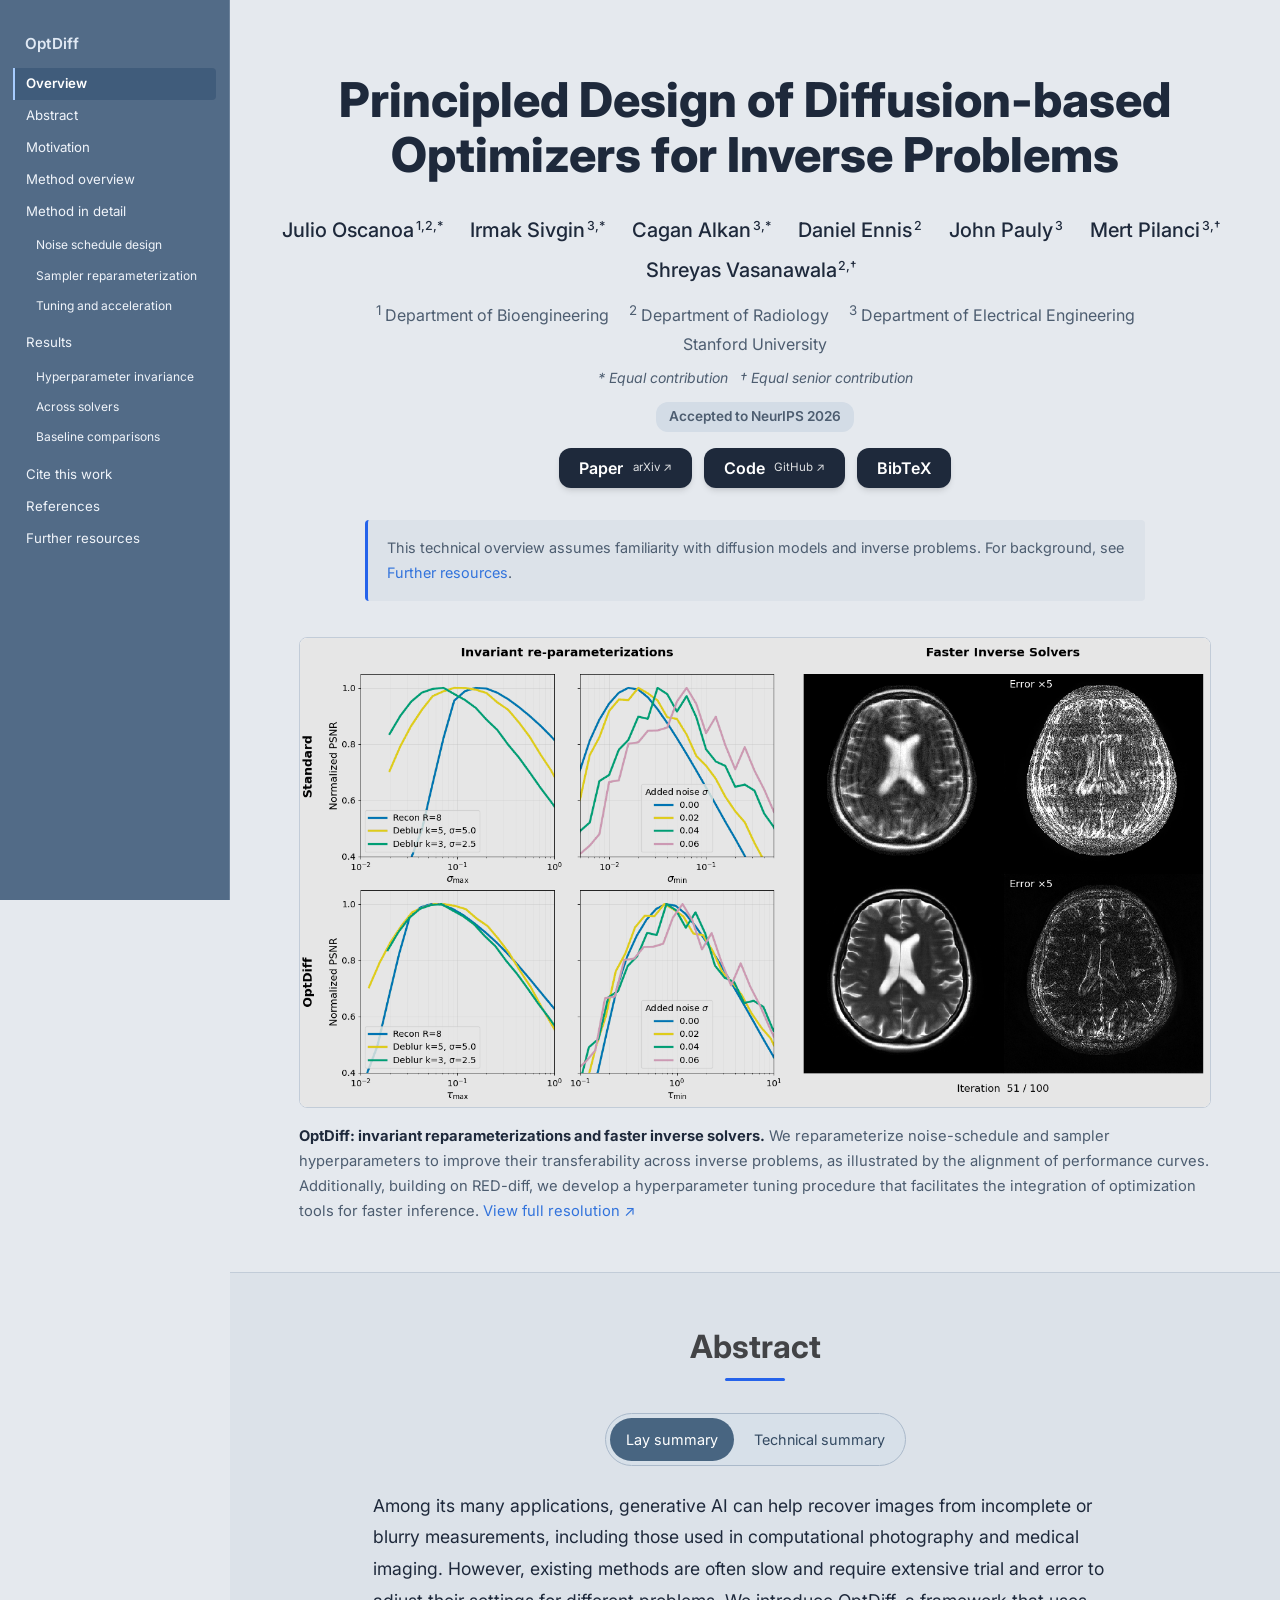
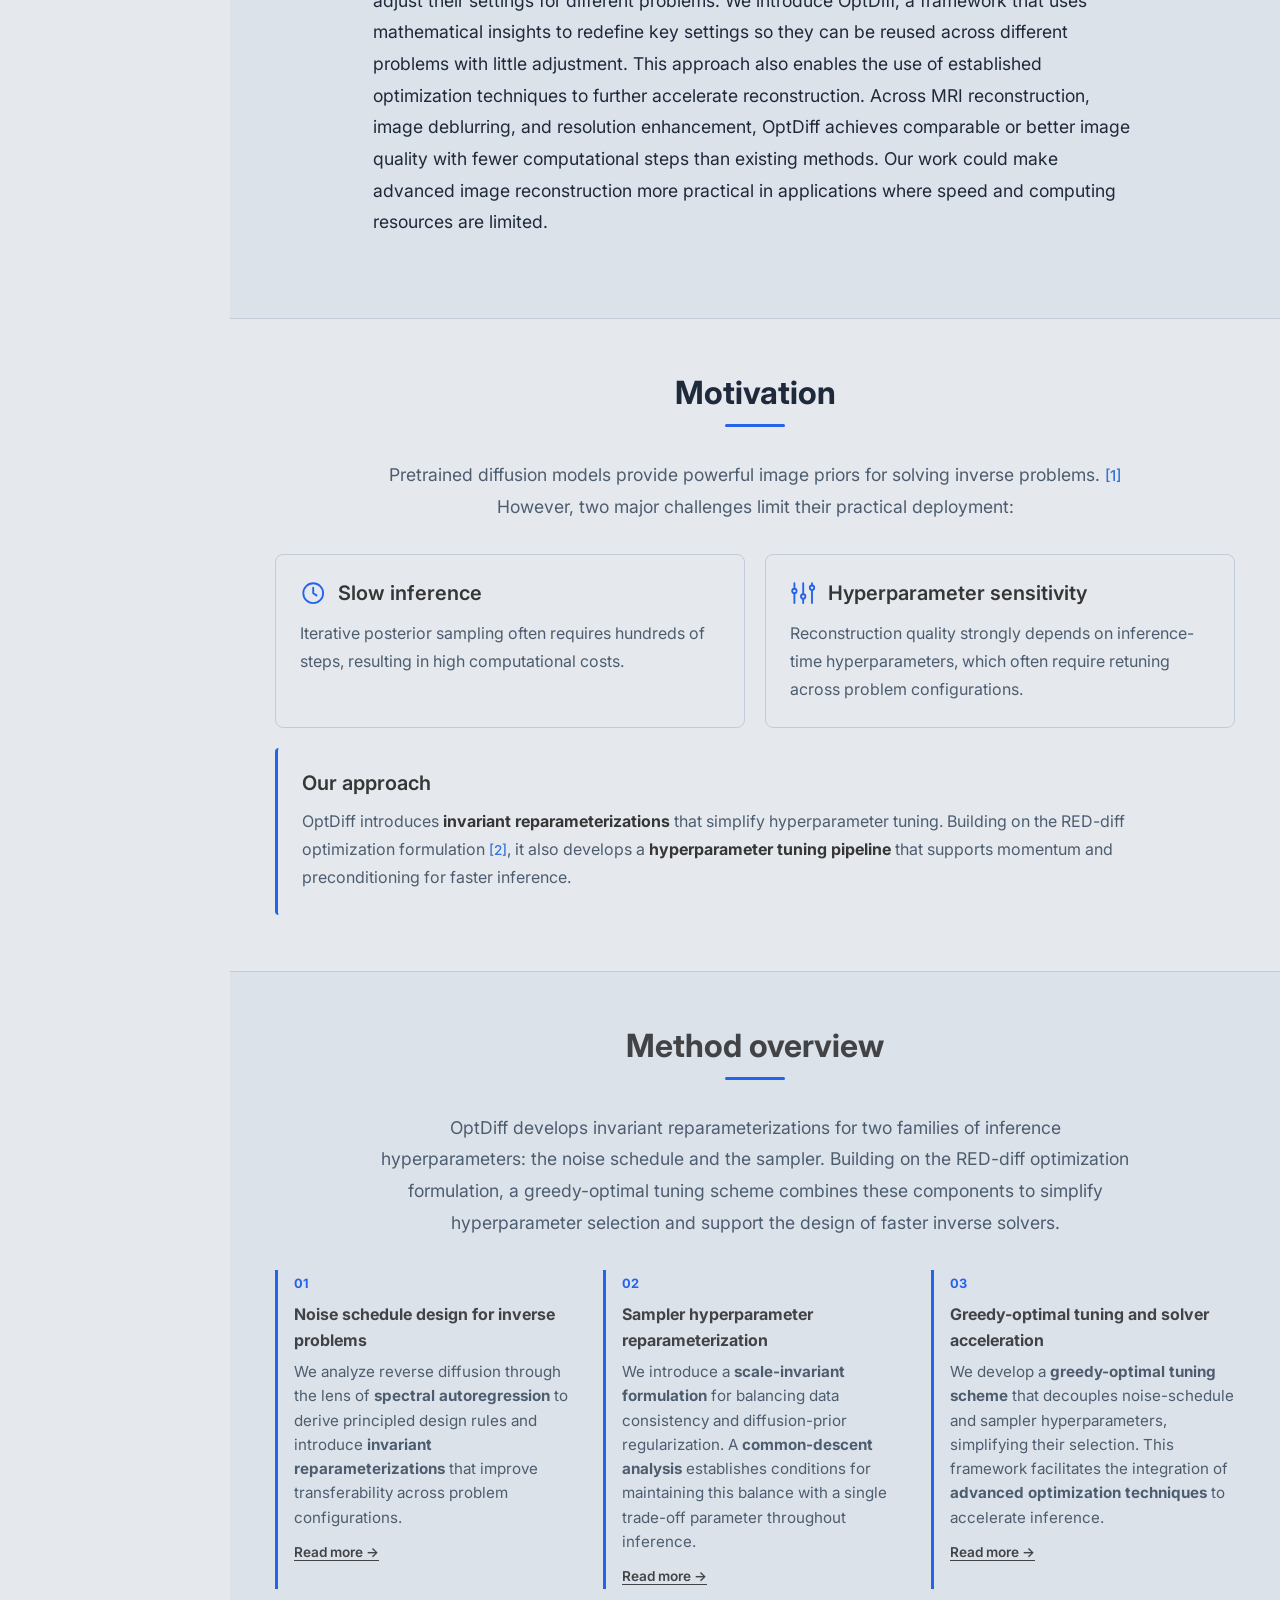
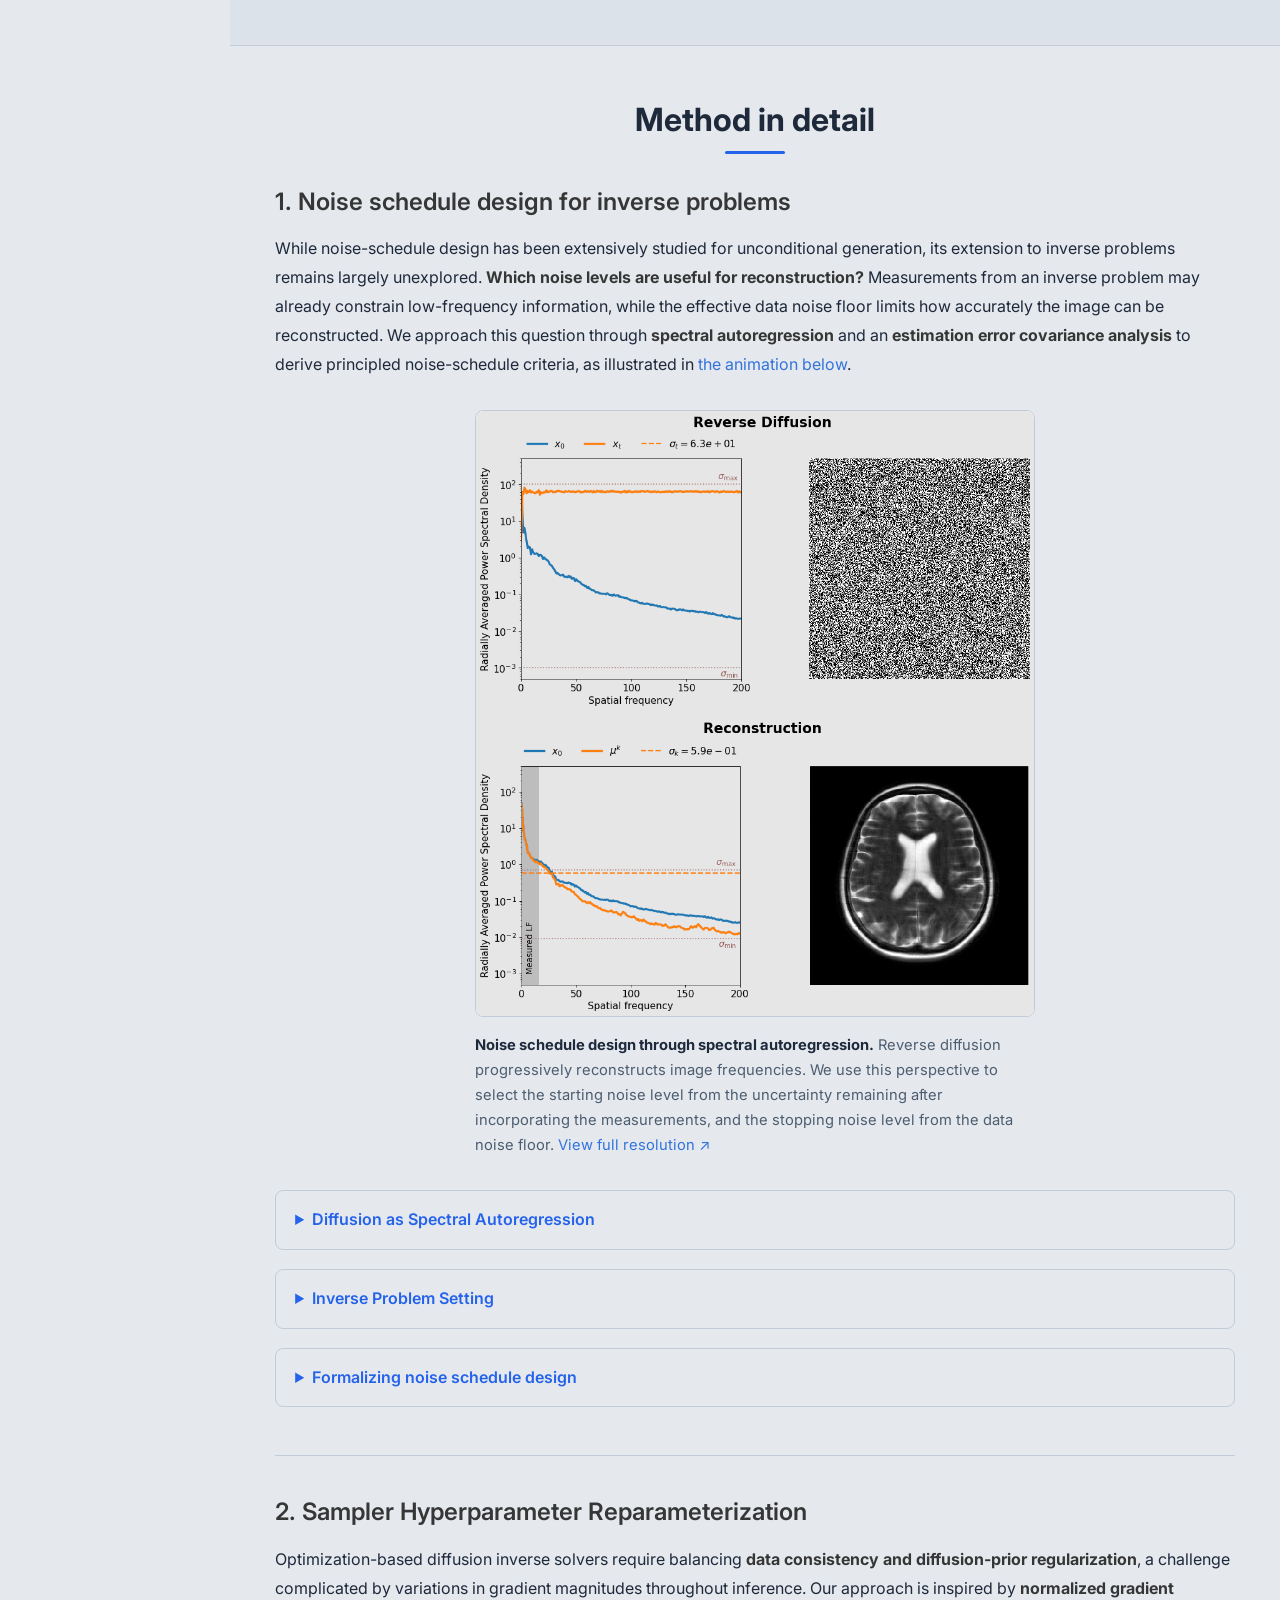
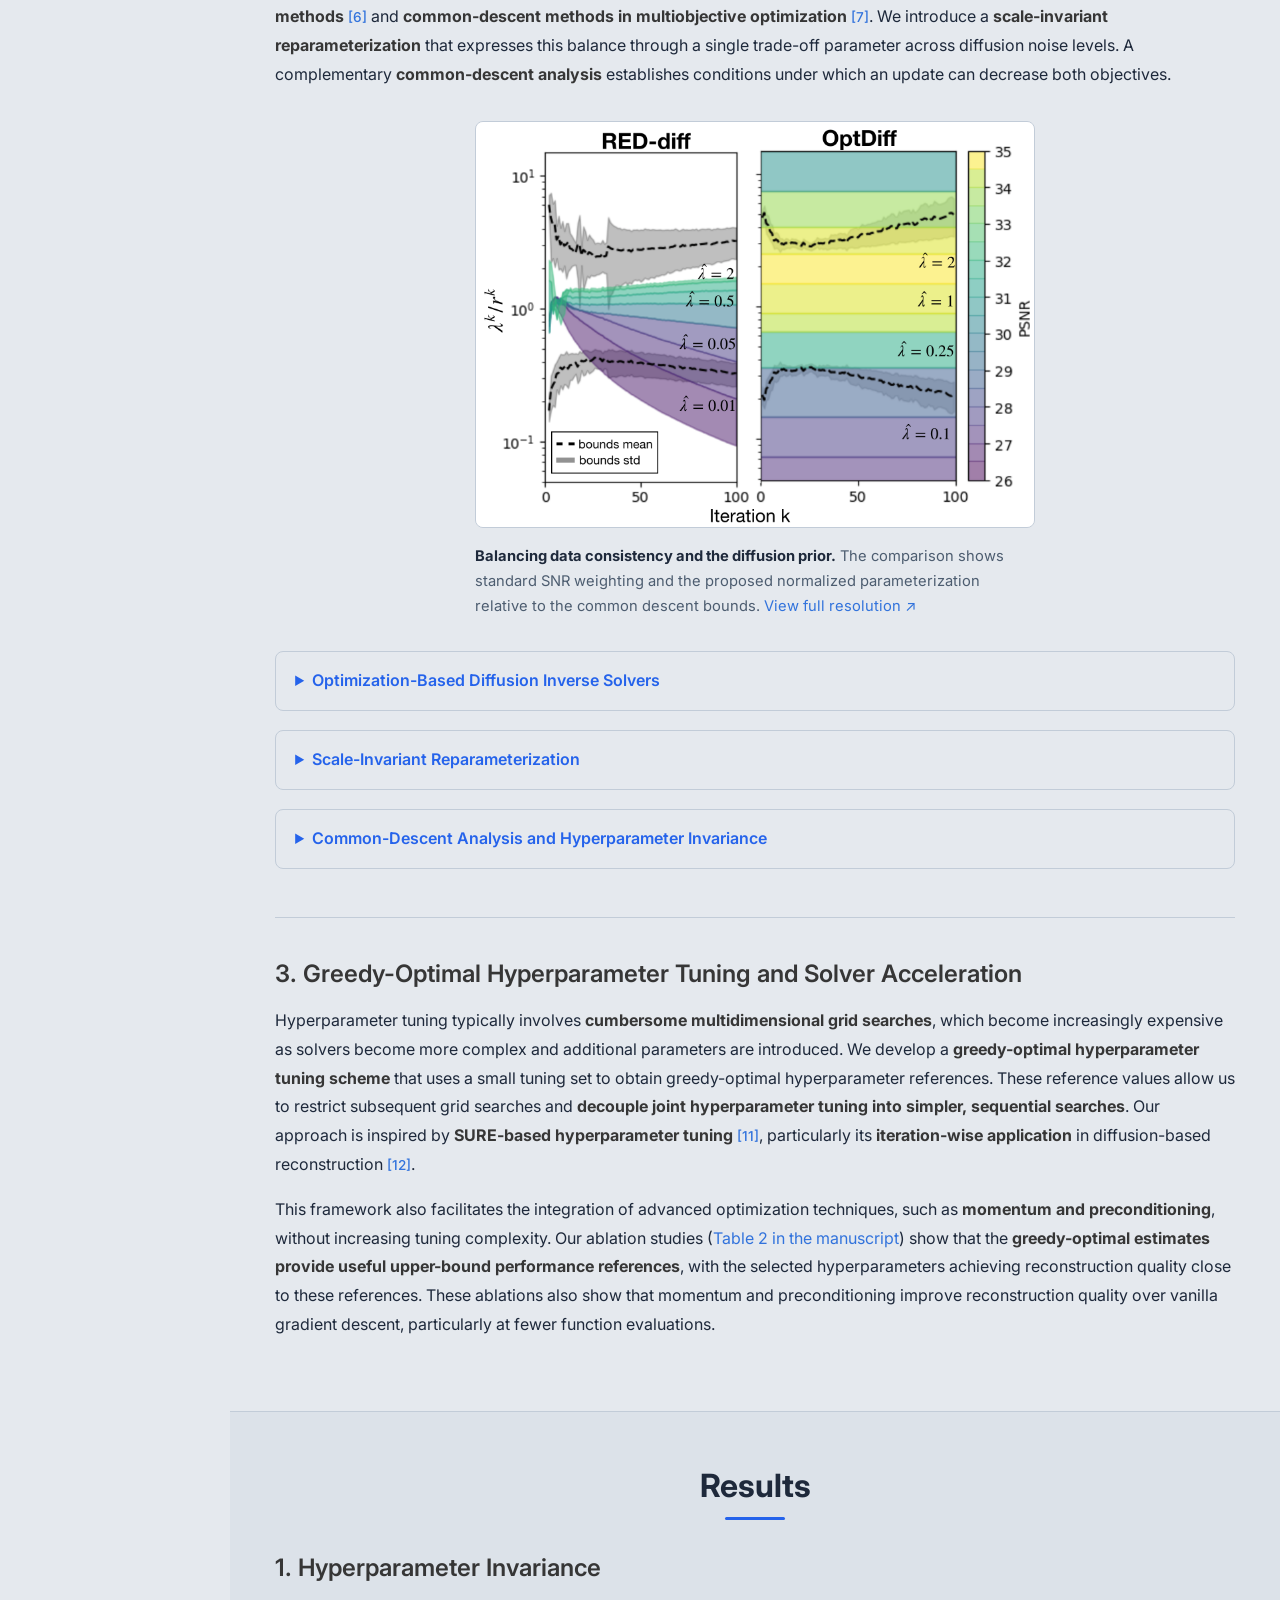
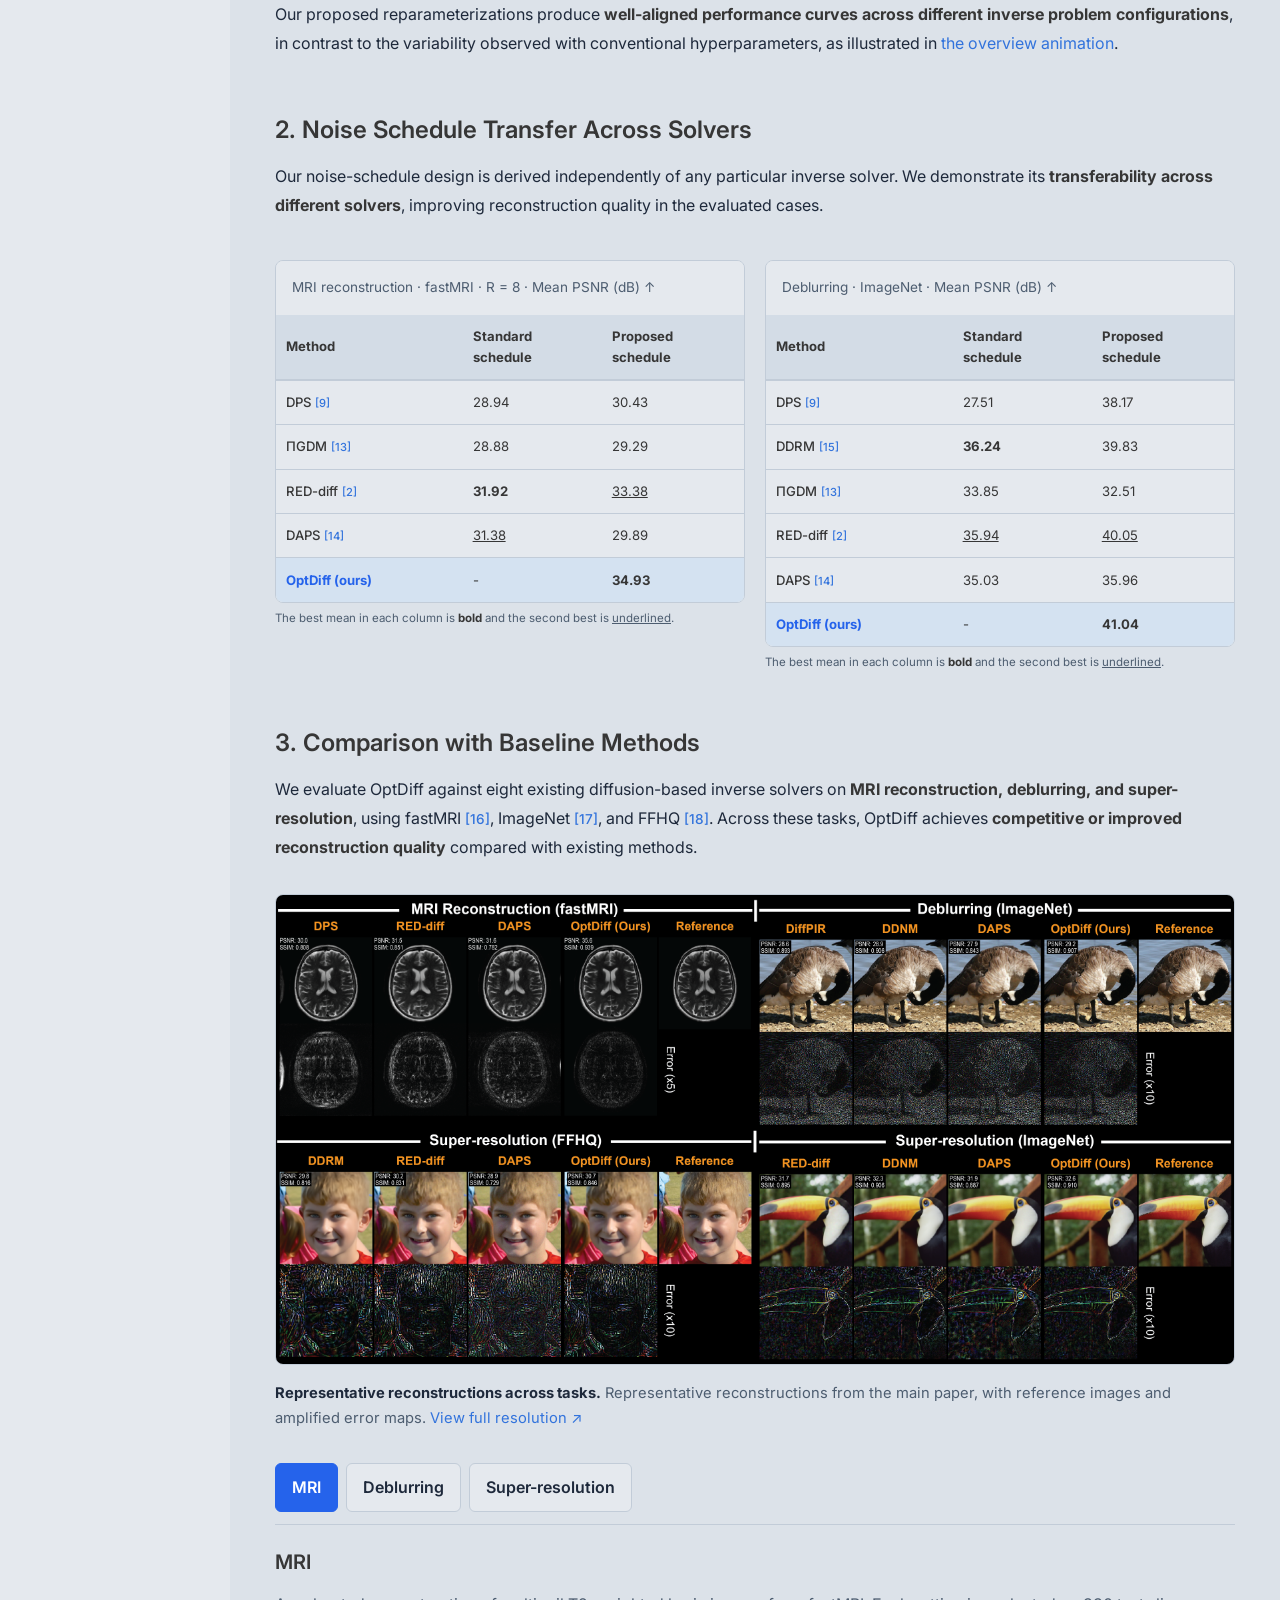
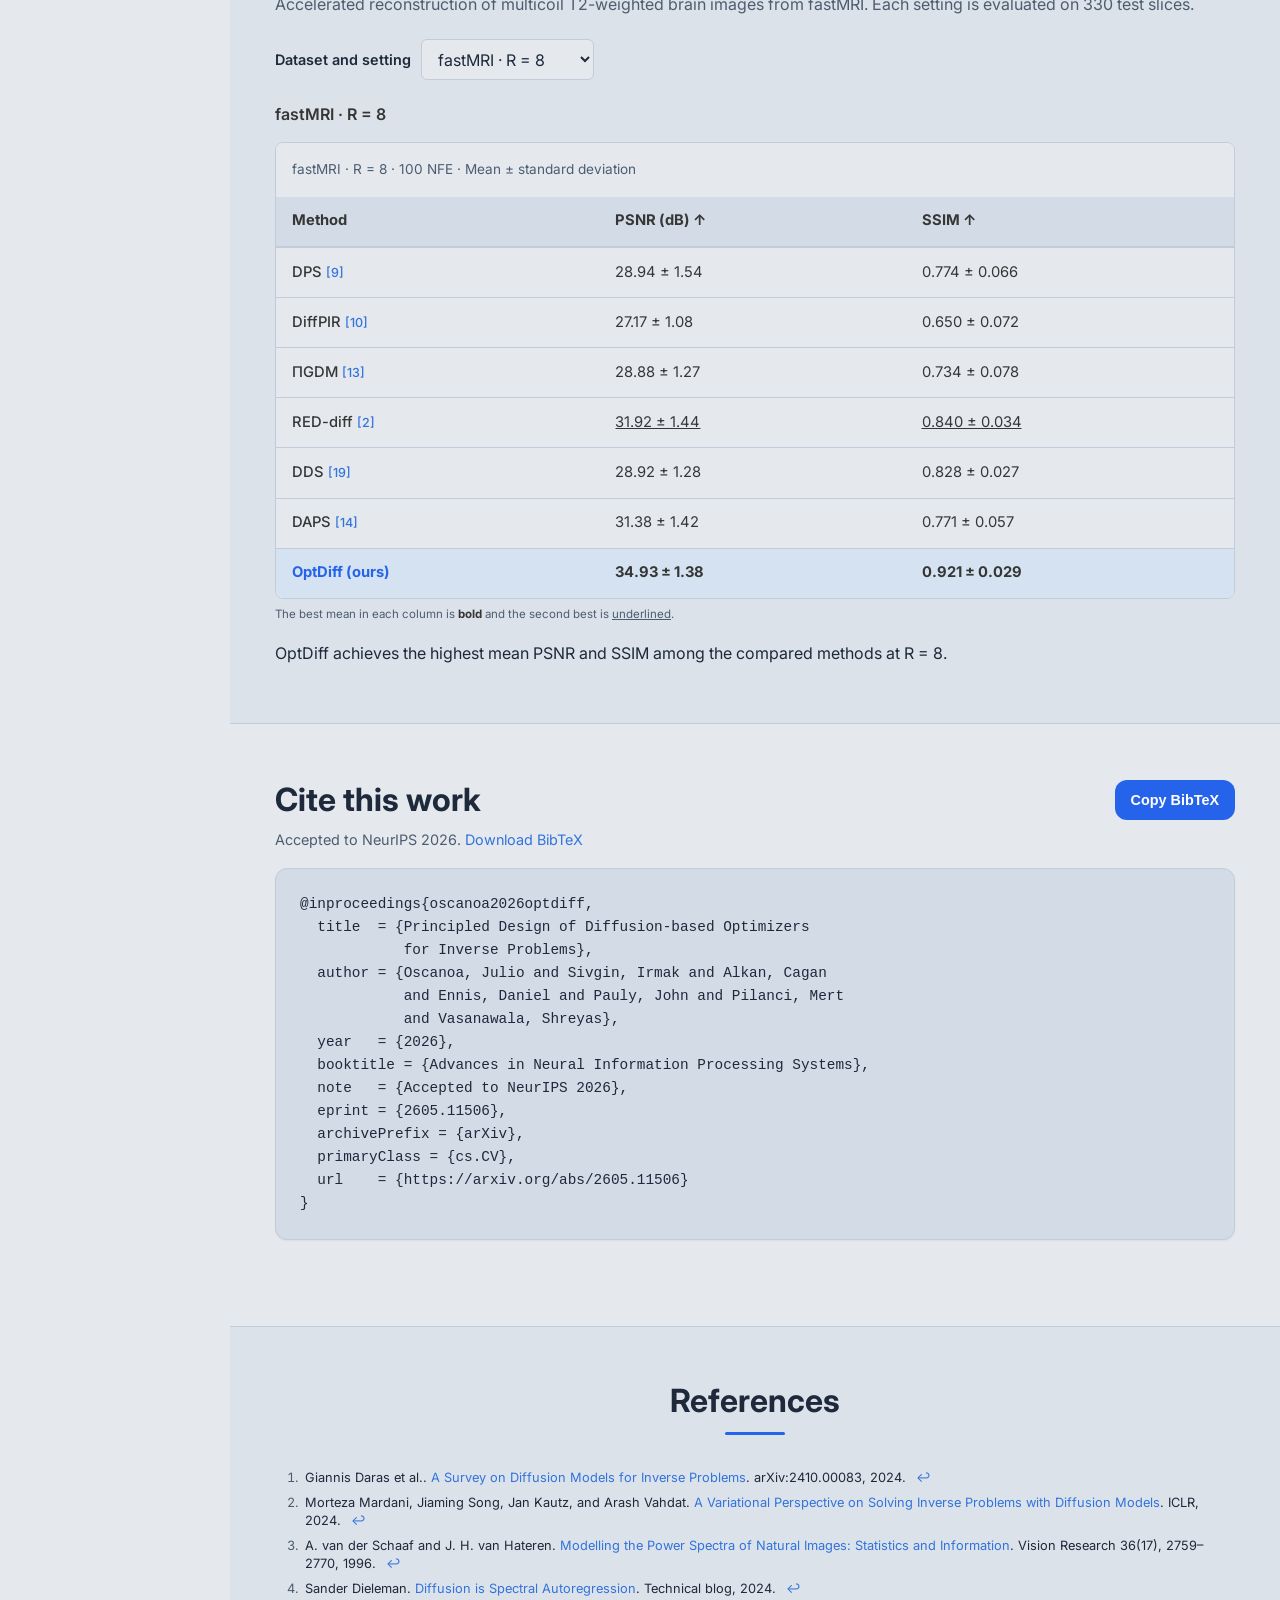
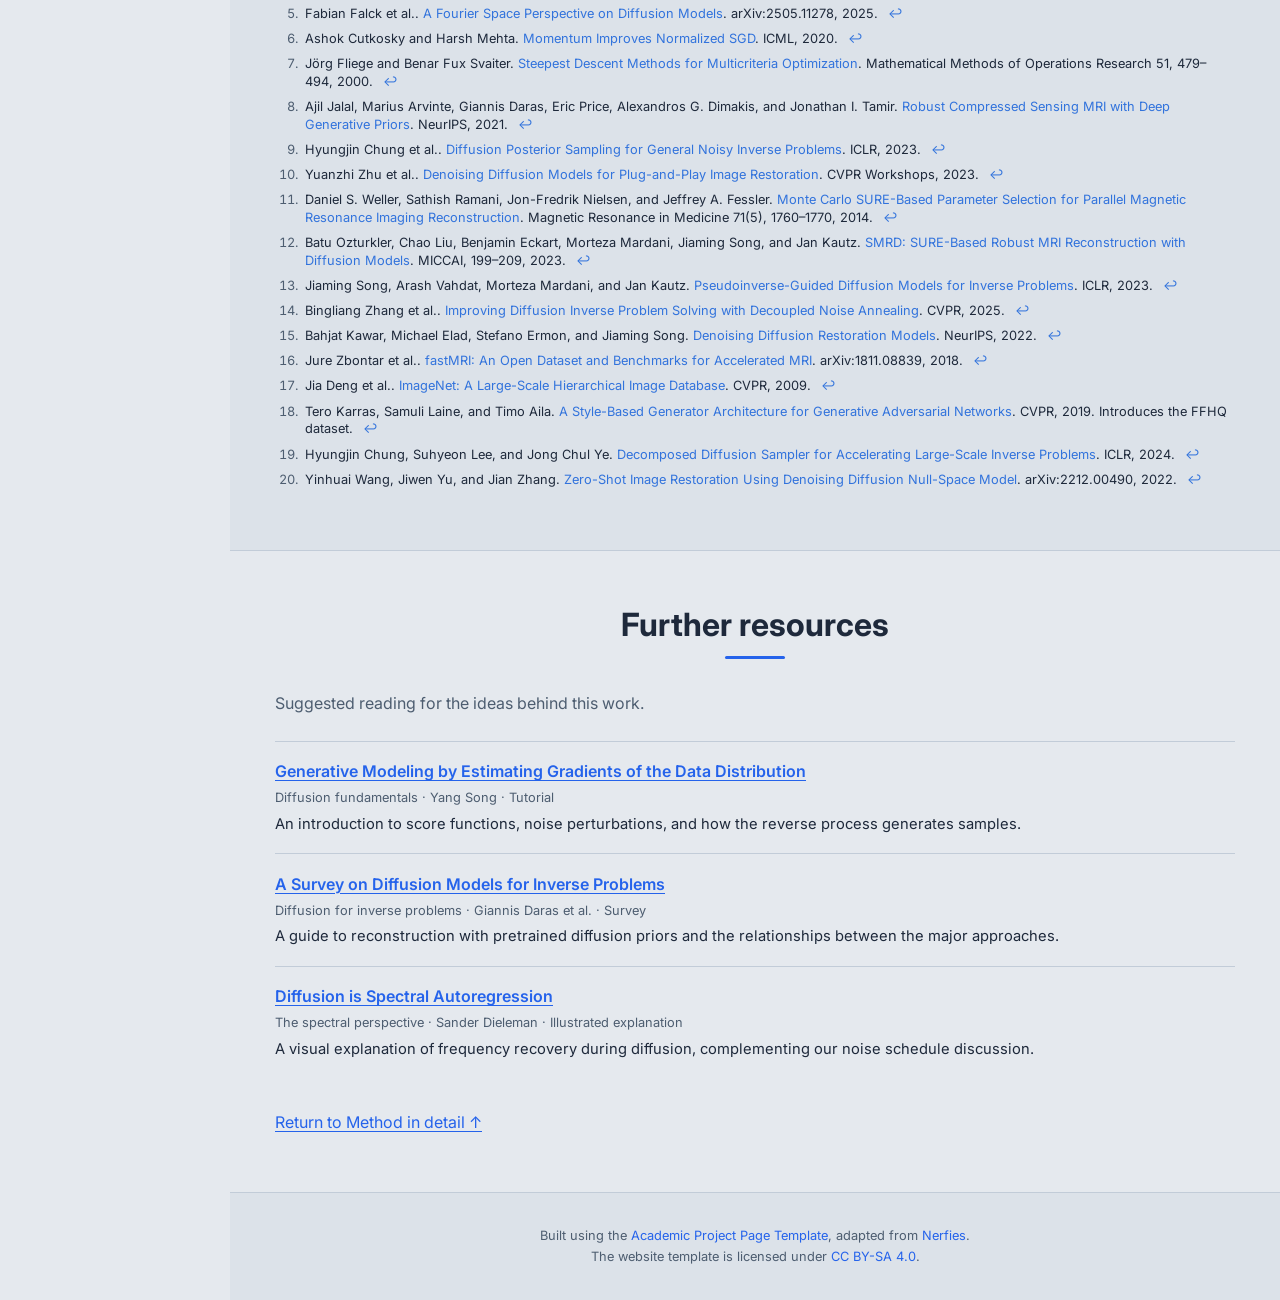
<file: index-technical.html>
<!DOCTYPE html>
<html lang="en">
<head>
 <meta charset="utf-8">
 <meta name="viewport" content="width=device-width, initial-scale=1">
 <title>OptDiff | Technical version</title>
 <script>window.location.replace('index.html' + window.location.search + window.location.hash);</script>
 <noscript><meta http-equiv="refresh" content="0; url=index.html"></noscript>
</head>
<body><p>The technical version is now the main page. <a href="index.html">Open the technical version</a>.</p></body>
</html>
</file>
<file: static/css/index.css>
/* Modern CSS Variables for consistent theming */
:root {
  --primary-color: #2563eb;
  --primary-hover: #1d4ed8;
  --secondary-color: #64748b;
  --accent-color: #0ea5e9;
  --text-primary: #1e293b;
  --text-secondary: #4d5d70;
  --text-light: #94a3b8;
  --background-primary: #e5e9ee;
  --background-secondary: #dce2e9;
  --background-accent: #d3dce6;
  --border-color: #c2ccd8;
  --shadow-sm: 0 1px 2px 0 rgb(0 0 0 / 0.05);
  --shadow-md: 0 4px 6px -1px rgb(0 0 0 / 0.1), 0 2px 4px -2px rgb(0 0 0 / 0.1);
  --shadow-lg: 0 10px 15px -3px rgb(0 0 0 / 0.1), 0 4px 6px -4px rgb(0 0 0 / 0.1);
  --shadow-xl: 0 20px 25px -5px rgb(0 0 0 / 0.1), 0 8px 10px -6px rgb(0 0 0 / 0.1);
  --gradient-primary: linear-gradient(135deg, #667eea 0%, #764ba2 100%);
  --gradient-accent: linear-gradient(135deg, #f093fb 0%, #f5576c 100%);
  --gradient-subtle: linear-gradient(135deg, #ffecd2 0%, #fcb69f 100%);
  --border-radius: 12px;
  --border-radius-lg: 16px;
  --transition: all 0.3s cubic-bezier(0.4, 0, 0.2, 1);
}

/* Immediate anchor navigation keeps long research sections easy to reach. */
html {
  scroll-behavior: auto;
}

body {
  font-family: 'Inter', 'Segoe UI', -apple-system, BlinkMacSystemFont, sans-serif;
  color: var(--text-primary);
  line-height: 1.6;
  font-size: 16px;
  background-color: var(--background-primary);
  -webkit-font-smoothing: antialiased;
  -moz-osx-font-smoothing: grayscale;
}


/* Modern Button Styles */
.button {
  border-radius: var(--border-radius) !important;
  font-weight: 600 !important;
  transition: var(--transition) !important;
  border: 2px solid transparent !important;
  position: relative;
  overflow: hidden;
}

.button.is-dark {
  background: var(--text-primary) !important;
  border: none !important;
  color: white !important;
  box-shadow: var(--shadow-md);
}

.button.is-dark:hover {
  transform: translateY(-2px);
  box-shadow: var(--shadow-lg);
  background: var(--primary-color) !important;
}

.button.is-dark:active {
  transform: translateY(0);
  box-shadow: var(--shadow-md);
}

.footer .icon-link {
    font-size: 25px;
    color: var(--text-secondary);
    transition: var(--transition);
}

.footer .icon-link:hover {
    color: var(--primary-color);
    transform: translateY(-2px);
}

.link-block a {
    margin: 8px 4px;
}

.dnerf {
  font-variant: small-caps;
}


/* Hero Section Modernization */
.hero {
  position: relative;
  overflow: hidden;
}

.hero.is-light,
.section.is-light {
  background: var(--background-secondary);
  border-top: 1px solid var(--border-color);
  border-bottom: 1px solid var(--border-color);
}

.hero-body {
  padding: 4rem 1.5rem;
}

.teaser .hero-body {
  padding-top: 2rem;
  padding-bottom: 4rem;
}

.teaser {
  font-family: 'Inter', sans-serif;
}


/* Publication Content Styling */
.publication-title {
    font-family: 'Inter', sans-serif !important;
    font-weight: 800 !important;
    color: var(--text-primary) !important;
    margin-bottom: 2rem !important;
    line-height: 1.1 !important;
}

.publication-banner {
  max-height: 70vh;
  border-radius: var(--border-radius-lg);
  overflow: hidden;
  box-shadow: var(--shadow-xl);
  margin: 2rem 0;
}

.publication-banner video {
  position: relative;
  left: auto;
  top: auto;
  transform: none;
  object-fit: cover;
  width: 100%;
  height: 100%;
  border-radius: var(--border-radius-lg);
}

.publication-header .hero-body {
  padding: 6rem 1.5rem 4rem;
}

.publication-authors {
    font-family: 'Inter', sans-serif !important;
    font-weight: 500;
    margin-bottom: 1.5rem;
}

.publication-venue {
    color: var(--text-secondary);
    width: fit-content;
    font-weight: 600;
    background: var(--background-accent);
    padding: 0.5rem 1rem;
    border-radius: var(--border-radius);
    margin-top: 1rem;
    display: inline-block;
}

.publication-awards {
    color: #ef4444;
    width: fit-content;
    font-weight: 700;
    background: linear-gradient(135deg, #fef2f2, #fee2e2);
    padding: 0.5rem 1rem;
    border-radius: var(--border-radius);
    border-left: 4px solid #ef4444;
    margin-top: 1rem;
}

.publication-authors a {
   color: var(--primary-color) !important;
   text-decoration: none;
   font-weight: 600;
   transition: var(--transition);
   position: relative;
}

.publication-authors a::after {
    content: '';
    position: absolute;
    width: 0;
    height: 2px;
    bottom: -2px;
    left: 0;
    background: var(--gradient-accent);
    transition: var(--transition);
}

.publication-authors a:hover::after {
    width: 100%;
}

.publication-authors a:hover {
    color: var(--primary-hover) !important;
}

.author-block {
  display: inline-block;
  margin-right: 0.5rem;
}

.publication-banner img {
  border-radius: var(--border-radius-lg);
  box-shadow: var(--shadow-lg);
  transition: var(--transition);
}

.publication-banner img:hover {
  transform: scale(1.02);
  box-shadow: var(--shadow-xl);
}

/* Modern Video and Carousel Styling */
.publication-video {
    position: relative;
    width: 100%;
    height: 0;
    padding-bottom: 56.25%;
    overflow: hidden;
    border-radius: var(--border-radius-lg) !important;
    box-shadow: var(--shadow-xl);
    transition: var(--transition);
}

.publication-video:hover {
    transform: translateY(-4px);
    box-shadow: var(--shadow-xl);
}

.publication-video iframe {
    position: absolute;
    top: 0;
    left: 0;
    width: 100%;
    height: 100%;
    border-radius: var(--border-radius-lg);
}

.publication-body img {
  border-radius: var(--border-radius);
  box-shadow: var(--shadow-md);
  transition: var(--transition);
}

.publication-body img:hover {
  transform: translateY(-2px);
  box-shadow: var(--shadow-lg);
}

.results-carousel {
  overflow: hidden;
  padding: 1rem 0;
}

.results-carousel .item {
  margin: 1rem;
  overflow: hidden;
  padding: 1.5rem;
  font-size: 0;
  background: var(--background-primary);
  border-radius: var(--border-radius-lg);
  box-shadow: var(--shadow-md);
  transition: var(--transition);
  border: 1px solid var(--border-color);
}

.results-carousel .item:hover {
  transform: translateY(-4px);
  box-shadow: var(--shadow-lg);
}

.results-carousel .item img,
.results-carousel video {
  margin: 0;
  border-radius: var(--border-radius);
  width: 100%;
  height: auto;
}

.results-carousel .subtitle {
  font-size: 1rem !important;
  color: var(--text-secondary);
  margin-top: 1rem;
  font-weight: 500;
}

/* Pagination and Misc Improvements */
.slider-pagination .slider-page {
  background: var(--primary-color);
  border-radius: 50%;
  transition: var(--transition);
}

.slider-pagination .slider-page.is-active {
  background: var(--primary-hover);
  transform: scale(1.2);
}

.eql-cntrb { 
  font-size: 0.875rem;
  color: var(--text-light);
  font-style: italic;
}

/* Section Titles */
.title.is-3 {
  font-family: 'Inter', sans-serif !important;
  font-weight: 700 !important;
  color: var(--text-primary);
  margin-bottom: 2rem !important;
  position: relative;
  padding-bottom: 1rem;
}

.title.is-3::after {
  content: '';
  position: absolute;
  bottom: 0;
  left: 50%;
  transform: translateX(-50%);
  width: 60px;
  height: 3px;
  background: var(--gradient-accent);
  border-radius: 2px;
}

/* Content Improvements */
.content.has-text-justified {
  font-size: 1.1rem;
  line-height: 1.8;
  color: var(--text-secondary);
}

.content.has-text-justified p {
  margin-bottom: 1.5rem;
}

/* Footer Improvements */
.footer {
  background: var(--background-secondary);
  border-top: 1px solid var(--border-color);
  padding: 3rem 1.5rem;
}

.footer .content {
  color: var(--text-secondary);
  line-height: 1.7;
}

.footer a {
  color: var(--primary-color);
  text-decoration: none;
  transition: var(--transition);
}

.footer a:hover {
  color: var(--primary-hover);
  text-decoration: underline;
}

/* BibTeX Styling */
pre {
  background: var(--background-accent) !important;
  border: 1px solid var(--border-color) !important;
  border-radius: var(--border-radius) !important;
  padding: 1.5rem !important;
  font-size: 0.9rem !important;
  overflow-x: auto;
  box-shadow: var(--shadow-sm);
}

code {
  background: var(--background-accent) !important;
  color: var(--text-primary) !important;
  font-family: 'SF Mono', 'Monaco', 'Cascadia Code', 'Roboto Mono', monospace !important;
}

/* BibTeX Section Improvements */
.bibtex-header {
  display: flex;
  justify-content: space-between;
  align-items: center;
  margin-bottom: 1rem;
}

.copy-bibtex-btn {
  background: var(--primary-color);
  color: white;
  border: none;
  border-radius: var(--border-radius);
  padding: 0.75rem 1rem;
  font-size: 0.9rem;
  font-weight: 600;
  cursor: pointer;
  transition: var(--transition);
  display: inline-flex;
  align-items: center;
  gap: 0.5rem;
}

.copy-bibtex-btn:hover {
  background: var(--primary-hover);
  transform: translateY(-2px);
  box-shadow: var(--shadow-md);
}

.copy-bibtex-btn.copied {
  background: #10b981;
}

.copy-bibtex-btn.copied .copy-text::after {
  content: "ied!";
}

/* Scroll to Top Button */
.scroll-to-top {
  position: fixed;
  bottom: 2rem;
  right: 2rem;
  width: 50px;
  height: 50px;
  background: var(--primary-color);
  color: white;
  border: none;
  border-radius: 50%;
  cursor: pointer;
  opacity: 0;
  visibility: hidden;
  transition: var(--transition);
  z-index: 999;
  display: flex;
  align-items: center;
  justify-content: center;
  font-size: 1.2rem;
  box-shadow: var(--shadow-lg);
}

.scroll-to-top:hover {
  background: var(--primary-hover);
  transform: translateY(-3px);
  box-shadow: var(--shadow-xl);
}

.scroll-to-top.visible {
  opacity: 1;
  visibility: visible;
}


/* More Works Dropdown */
.more-works-container {
  position: fixed;
  top: 2rem;
  right: 2rem;
  z-index: 1000;
}

.more-works-btn {
  background: var(--background-primary);
  color: var(--text-primary);
  border: 2px solid var(--border-color);
  border-radius: var(--border-radius-lg);
  padding: 0.75rem 1.25rem;
  font-weight: 600;
  font-size: 0.9rem;
  box-shadow: var(--shadow-md);
  transition: var(--transition);
  cursor: pointer;
  text-decoration: none;
  display: inline-flex;
  align-items: center;
  gap: 0.5rem;
  font-family: 'Inter', sans-serif;
}

.more-works-btn:hover {
  transform: translateY(-2px);
  box-shadow: var(--shadow-lg);
  background: var(--background-secondary);
  border-color: var(--primary-color);
}

.more-works-btn .dropdown-arrow {
  transition: var(--transition);
  font-size: 0.8rem;
}

.more-works-btn.active .dropdown-arrow {
  transform: rotate(180deg);
}

.more-works-dropdown {
  position: absolute;
  top: calc(100% + 0.5rem);
  right: 0;
  width: 400px;
  max-width: 90vw;
  background: var(--background-primary);
  border: 1px solid var(--border-color);
  border-radius: var(--border-radius-lg);
  box-shadow: var(--shadow-xl);
  opacity: 0;
  visibility: hidden;
  transform: translateY(-10px);
  transition: var(--transition);
  max-height: 70vh;
  overflow-y: auto;
}

.more-works-dropdown.show {
  opacity: 1;
  visibility: visible;
  transform: translateY(0);
}

.dropdown-header {
  display: flex;
  justify-content: space-between;
  align-items: center;
  padding: 1.5rem 1.5rem 1rem;
  border-bottom: 1px solid var(--border-color);
}

.dropdown-header h4 {
  margin: 0;
  font-size: 1.1rem;
  font-weight: 700;
  color: var(--text-primary);
}

.close-btn {
  background: none;
  border: none;
  color: var(--text-secondary);
  cursor: pointer;
  padding: 0.5rem;
  border-radius: var(--border-radius);
  transition: var(--transition);
}

.close-btn:hover {
  background: var(--background-accent);
  color: var(--text-primary);
}

.works-list {
  padding: 1rem;
}

.work-item {
  display: flex;
  align-items: flex-start;
  justify-content: space-between;
  padding: 1rem;
  border-radius: var(--border-radius);
  text-decoration: none;
  color: inherit;
  transition: var(--transition);
  margin-bottom: 0.5rem;
}

.work-item:hover {
  background: var(--background-accent);
  transform: translateX(4px);
}

.work-info h5 {
  margin: 0 0 0.5rem 0;
  font-size: 1rem;
  font-weight: 500;
  color: var(--text-primary);
}

.work-info p {
  margin: 0 0 0.5rem 0;
  font-size: 0.9rem;
  color: var(--text-secondary);
  line-height: 1.4;
}

.work-venue {
  font-size: 0.8rem;
  color: var(--text-light);
  font-style: italic;
}

.work-item .fas {
  color: var(--text-light);
  font-size: 0.9rem;
  margin-top: 0.2rem;
  flex-shrink: 0;
}


/* Mobile Responsive Improvements */
@media screen and (max-width: 768px) {
  .hero-body {
    padding: 2rem 1rem;
  }
  
  .publication-header .hero-body {
    padding: 3rem 1rem 2rem;
  }
  
  .publication-title {
    font-size: 2.5rem !important;
    line-height: 1.2 !important;
    margin-bottom: 1.5rem !important;
  }
  
  .publication-authors {
    font-size: 1rem !important;
  }
  
  .button {
    margin: 0.25rem !important;
    font-size: 0.875rem !important;
    padding: 0.75rem 1rem !important;
  }
  
  .more-works-container {
    bottom: 2rem;
    right: 1rem;
    top: auto;
  }
  
  .more-works-btn {
    padding: 0.6rem 1rem;
    font-size: 0.8rem;
  }
  
  .more-works-dropdown {
    width: calc(100vw - 2rem);
    right: -1rem;
    bottom: calc(100% + 0.5rem);
    top: auto;
  }
  
  .results-carousel .item {
    margin: 0.5rem;
    padding: 1rem;
  }
  
  .teaser .hero-body {
    padding: 1rem;
  }
  
  .content.has-text-justified {
    font-size: 1rem;
  }
}

@media screen and (max-width: 480px) {
  .publication-title {
    font-size: 2rem !important;
  }
  
  .hero-body {
    padding: 1.5rem 0.75rem;
  }
  
  .more-works-container {
    position: fixed;
    bottom: 2rem;
    right: 1rem;
    z-index: 1000;
  }
  
  .more-works-btn {
    padding: 0.5rem 0.75rem;
    font-size: 0.75rem;
  }
  
  .more-works-dropdown {
    position: absolute;
    bottom: calc(100% + 0.5rem);
    right: 0;
    width: calc(100vw - 2rem);
    max-width: 90vw;
  }
  
  .link-block {
    display: block;
    margin-bottom: 0.5rem;
  }
  
  .button {
    width: 100%;
    justify-content: center;
  }
}

/* Tablet Responsive */
@media screen and (min-width: 769px) and (max-width: 1024px) {
  .hero-body {
    padding: 3rem 2rem;
  }
  
  .publication-header .hero-body {
    padding: 4rem 2rem 3rem;
  }
}

/* Animation for page load */
@keyframes fadeInUp {
  from {
    opacity: 0;
    transform: translateY(30px);
  }
  to {
    opacity: 1;
    transform: translateY(0);
  }
}

.hero, .section {
  animation: fadeInUp 0.6s ease-out;
}

/* Improved focus states for accessibility */
.button:focus,
.related-works-btn:focus,
a:focus {
  outline: 2px solid var(--primary-color);
  outline-offset: 2px;
}


/* Print styles */
@media print {
  .more-works-container {
    display: none;
  }
  
  .hero, .section {
    animation: none;
  }
  
  .button {
    background: transparent !important;
    color: var(--text-primary) !important;
    box-shadow: none !important;
  }
}



/* OptDiff: research content within the Academic Project Page Template. */
.project-name { color: var(--primary-color); font-weight: 700; letter-spacing: .06em; font-size: .85rem; margin-bottom: 1.2rem; }
.project-name span { padding: 0 .4rem; }
.publication-header .hero-body { padding-top: 4.5rem; padding-bottom: 1.25rem; }
.publication-title { font-size: clamp(2rem, 4.5vw, 3rem); line-height: 1.15 !important; }
.author-list { display: flex; flex-wrap: wrap; justify-content: center; gap: .5rem 1.2rem; margin-bottom: .8rem; }
.author-block { white-space: nowrap; }
.author-block sup { font-size: .62em; padding-left: .12rem; }
.affiliations { color: var(--text-secondary); line-height: 1.8; }
.eql-cntrb { color: var(--text-secondary); margin-top: .5rem; }
.publication-venue { margin: .8rem 0 .5rem; padding: .25rem .8rem; font-size: .85rem; }
.publication-links { display: flex; flex-wrap: wrap; justify-content: center; gap: .25rem; }
.button-detail { font-size: .72em; font-weight: 400; margin-left: .6rem; opacity: .85; }
.availability-note { font-size: .8rem; color: var(--text-secondary); margin-top: .25rem; }
.section-nav { display: flex; flex-wrap: wrap; justify-content: center; gap: .55rem 1.5rem; padding-top: 1.8rem; font-size: .85rem; }
.section-nav a { color: var(--text-secondary); }
.section-nav a:hover { color: var(--primary-color); }
.section { padding: 3.5rem 1.5rem; scroll-margin-top: 1rem; }
.teaser .hero-body { padding-top: 1rem; padding-bottom: 3rem; }
.title.is-3::after { background: var(--primary-color); }
.section-intro { max-width: 760px; margin: 0 auto 2rem; font-size: 1.1rem; line-height: 1.8; text-align: center; color: var(--text-secondary); }
.content.has-text-justified { text-align: left !important; color: var(--text-primary); }
.paper-figure { margin: 2rem 0; }
#noise-schedule-figure, #sampler-descent-figure { width: 100%; max-width: 560px; margin-left: auto; margin-right: auto; }
.teaser .paper-figure { margin: 0; }
.figure-link { display: block; background: white; border: 1px solid var(--border-color); border-radius: 8px; overflow: hidden; cursor: zoom-in; }
.figure-link img { display: block; width: 100%; height: auto; }
figcaption { margin-top: 1rem; color: var(--text-secondary); font-size: .92rem; line-height: 1.7; }
figcaption strong { color: var(--text-primary); }
figcaption a { white-space: nowrap; }
.compact-figure { max-width: 670px; margin: 0 auto; }
.insight { border-top: 2px solid var(--border-color); padding-top: 1.2rem; height: 100%; }
.step-number { color: var(--primary-color); font-size: .85rem; font-weight: 700; display: block; margin-bottom: .6rem; }
.insight .title { margin-bottom: .7rem; }
.insight p { color: var(--text-secondary); }
.motivation-challenges { display: grid; grid-template-columns: repeat(2, minmax(0, 1fr)); gap: 1.25rem; }
.challenge-card { padding: 1.5rem; border: 1px solid var(--border-color); border-radius: 8px; }
.challenge-card .title { display: flex; align-items: center; gap: .7rem; line-height: 1.4; margin-bottom: .75rem; }
.challenge-icon { width: 1.65rem; height: 1.65rem; flex-shrink: 0; color: var(--primary-color); }
.challenge-card p, .motivation-approach p { color: var(--text-secondary); line-height: 1.75; }
.motivation-approach { margin-top: 1.25rem; padding: 1.5rem; border-left: 3px solid var(--primary-color); border-radius: 4px; background: transparent; }
.motivation-approach .title { margin-bottom: .75rem; }
@media screen and (max-width: 768px) {
 .motivation-challenges { grid-template-columns: 1fr; }
 .challenge-card, .motivation-approach { padding: 1.25rem; }
}
.pipeline { counter-reset: step; list-style: none; margin: 0; padding: 0; display: grid; grid-template-columns: repeat(3, 1fr); gap: 1.5rem; }
.pipeline li { counter-increment: step; border-left: 3px solid var(--primary-color); padding-left: 1rem; }
.pipeline li::before { content: '0' counter(step); color: var(--primary-color); font-size: .8rem; font-weight: 700; }
.pipeline li > strong, .pipeline li > span { display: block; margin-top: .4rem; }
.pipeline span { color: var(--text-secondary); font-size: .95rem; }
.hero .pipeline .method-detail-link { color: var(--primary-color); text-decoration: underline; text-underline-offset: .2em; display: inline-block; margin-top: .75rem; font-size: .85rem; font-weight: 600; }
.pipeline .method-detail-link span { color: inherit; font-size: inherit; }
.contribution h3[id] { scroll-margin-top: 5.5rem; }
.contribution + .contribution { margin-top: 3rem; padding-top: 2.5rem; border-top: 1px solid var(--border-color); }
.contribution .title, .result-section .title { line-height: 1.35; margin-bottom: 1rem; }
.contribution p, .result-section > p { line-height: 1.8; margin-bottom: 1rem; }
.research-note { padding: 1.1rem 1.3rem; border-left: 3px solid #94a3b8; background: var(--background-accent); font-size: .95rem; color: var(--text-secondary); }
.equation { overflow-x: auto; padding: 1.5rem .5rem; margin: 1.3rem 0; background: var(--background-secondary); border: 1px solid var(--border-color); border-radius: 8px; font-size: 1.15rem; }
.equation math { margin: 0 auto; }
.equation-key { text-align: center; color: var(--text-secondary); font-size: .85rem; }
details { margin-top: 1.2rem; border: 1px solid var(--border-color); border-radius: 8px; }
summary { padding: 1rem 1.2rem; cursor: pointer; font-weight: 600; color: var(--primary-color); }
.detail-body { padding: 0 1.2rem .5rem; }
.covariance-details > h4 { margin-top: 2rem; }
.covariance-details > h4:first-child { margin-top: .5rem; }
.covariance-details .equation-key { margin-top: -.6rem; }
.covariance-connection { margin: 2rem 0 1rem; padding: 1.5rem; border-left: 3px solid var(--primary-color); border-radius: 4px; background: var(--background-secondary); }
.covariance-connection p:last-child { margin-bottom: 0; }
.covariance-comparison { display: grid; grid-template-columns: repeat(2, minmax(0, 1fr)); gap: 1.5rem; margin: 1.25rem 0; }
.covariance-comparison dt { font-weight: 700; color: var(--primary-color); margin-bottom: .4rem; }
.covariance-comparison dd { margin: 0; line-height: 1.7; }
@media screen and (max-width: 768px) {
 .covariance-comparison { grid-template-columns: 1fr; gap: 1rem; }
 .covariance-connection { padding: 1rem; }
}

.result-highlights { margin: 1.5rem 0 2.5rem; border-top: 1px solid var(--border-color); border-bottom: 1px solid var(--border-color); padding: 1rem 0; }
.result-highlights .column { padding: 1rem; }
.result-highlights p { color: var(--text-secondary); font-size: .9rem; }
.result-highlights .result-value { color: var(--primary-color); font-size: 2rem; font-weight: 800; margin-bottom: .3rem; }
.result-section + .result-section { margin-top: 3.5rem; }
.table-container { margin-top: 1.5rem; max-width: 100%; border-radius: 8px; border: 1px solid var(--border-color); background: white; }
.research-table { font-size: .92rem; margin: 0; }
.research-table caption { text-align: left; font-size: .85rem; color: var(--text-secondary); padding: 1rem; background: white; }
.research-table td, .research-table th { padding: .8rem 1rem; white-space: nowrap; vertical-align: middle; }
.research-table thead { background: var(--background-accent); }
.research-table tbody th { font-weight: 500; }
.research-table .ours { background: #eff6ff; }
.research-table .ours th { color: var(--primary-color); font-weight: 700; }
.research-table span { color: var(--text-secondary); }
p.table-note { color: var(--text-secondary); font-size: .8rem; margin-top: .75rem; line-height: 1.7; }
.bibtex-header { margin-bottom: .5rem; gap: 1rem; }
.bibtex-header .title.is-3 { margin-bottom: 0 !important; padding-bottom: 0; }
.bibtex-header .title::after { display: none; }
.citation-note { margin-bottom: 1rem; color: var(--text-secondary); font-size: .9rem; }
.copy-bibtex-btn.copied .copy-text::after { content: none; }
#copy-status { min-height: 1.6em; font-size: .85rem; margin-top: .5rem; color: var(--text-secondary); }
.funding { color: var(--text-secondary); font-size: .95rem; line-height: 1.8; }
.footer { font-size: .8rem; padding: 2rem 1.5rem; }
.sr-only, .skip-link:not(:focus) { position: absolute; width: 1px; height: 1px; padding: 0; margin: -1px; overflow: hidden; clip: rect(0, 0, 0, 0); white-space: nowrap; border: 0; }
.skip-link:focus { display: block; padding: 1rem; background: white; }
button:focus-visible, summary:focus-visible, [tabindex]:focus-visible { outline: 2px solid var(--primary-color); outline-offset: 4px; }
@media screen and (max-width: 768px) {
  .pipeline { grid-template-columns: 1fr; }
  .section { padding: 2.5rem 1.1rem; }
  .section-intro { font-size: 1rem; text-align: left; }
  .publication-header .hero-body { padding: 3.5rem 1.1rem 1rem; }
  .publication-title { font-size: 2rem !important; }
  .author-list { gap: .4rem .9rem; }
  .teaser .hero-body { padding: 1rem 1.1rem 2rem; }
  .link-block { display: inline-block; margin: 0; }
  .publication-links .button { width: auto; }
  .result-highlights .column { padding: .7rem; }
  .result-highlights .result-value { font-size: 1.7rem; }
  .copy-bibtex-btn { white-space: nowrap; padding: .7rem; }
  .equation { font-size: 1rem; }
}
@media (prefers-reduced-motion: reduce) {
  html { scroll-behavior: auto; }
  *, *::before, *::after { animation: none !important; transition: none !important; }
}
@media print { .section-nav, .scroll-to-top, .copy-bibtex-btn { display: none; } }
/* Bulma hero containers must be allowed to shrink around wide scientific tables. */
.section > .container { width: 100%; min-width: 0; }
@media screen and (max-width: 768px) {
  .columns.is-variable.motivation-grid { margin-left: 0; margin-right: 0; }
  .columns.is-variable.motivation-grid > .column { padding-left: 0; padding-right: 0; }
}

/* Publication status and forthcoming code release. */
.affiliations span { display: inline-block; margin: 0 .5rem; }
.publication-links .code-placeholder { margin: 8px 4px; opacity: 1; background: #e2e8f0 !important; color: #475569 !important; box-shadow: none; cursor: not-allowed; }
.publication-links .code-placeholder:hover { transform: none; box-shadow: none; }

/* Softer reading surfaces; scientific image pixels keep their original colors. */
html { background: var(--background-primary); }
.table-container, .research-table, .research-table caption { background: var(--background-primary); }
.research-table td, .research-table th { border-color: var(--border-color); }
.research-table .ours { background: #d4e2f1; }
.skip-link:focus { background: var(--background-primary); }

/* Consistent result comparisons with progressive task selection. */
.schedule-comparisons { display: grid; grid-template-columns: repeat(2, minmax(0, 1fr)); gap: 1.25rem; }
.schedule-comparisons .research-table { font-size: .82rem; }
.schedule-comparisons .research-table td, .schedule-comparisons .research-table th { padding: .7rem .65rem; }
.result-tabs { display: flex; flex-wrap: wrap; gap: .5rem; margin: 1.5rem 0; padding-bottom: .8rem; border-bottom: 1px solid var(--border-color); }
.result-tabs button { font: inherit; font-weight: 600; padding: .65rem 1rem; border: 1px solid var(--border-color); border-radius: 6px; color: var(--text-primary); background: var(--background-primary); cursor: pointer; }
.result-tabs button[aria-selected="true"] { background: var(--primary-color); color: white; border-color: var(--primary-color); }
.task-panel { min-width: 0; }
.task-panel > p { color: var(--text-secondary); margin-bottom: 1rem; }
.setting-control { display: flex; flex-wrap: wrap; align-items: center; gap: .65rem; margin: 1.3rem 0; }
.setting-control label { font-size: .9rem; font-weight: 600; }
.setting-control select { font: inherit; padding: .55rem 2rem .55rem .7rem; max-width: 100%; color: var(--text-primary); background: var(--background-primary); border: 1px solid var(--border-color); border-radius: 6px; }
.result-setting { margin-top: 1.5rem; }
.result-setting .table-container { margin-top: .75rem; }
.result-finding { margin-top: 1rem; line-height: 1.8; }
.research-table .unreported { font-size: .8rem; color: var(--text-secondary); }
.results-explorer [hidden] { display: none !important; }
@media screen and (max-width: 768px) {
 .schedule-comparisons { grid-template-columns: minmax(0, 1fr); gap: .5rem; }
 .result-tabs button { padding: .6rem .7rem; font-size: .9rem; }
}

/* Persistent reading-version navigation, shared by both pages. */
.reading-bar { position: sticky; top: 0; z-index: 1001; background: var(--background-primary); border-bottom: 1px solid var(--border-color); }
.reading-switch { max-width: 960px; margin: 0 auto; padding: .55rem 1rem; display: flex; align-items: center; justify-content: flex-end; gap: .8rem; }
.reading-label { color: var(--text-secondary); font-size: .8rem; }
.reading-options { display: inline-flex; gap: .2rem; padding: .2rem; border: 1px solid var(--border-color); border-radius: 8px; background: var(--background-secondary); }
.reading-options a { display: block; padding: .45rem .8rem; border-radius: 5px; color: var(--text-secondary); font-size: .85rem; font-weight: 600; text-decoration: none; }
.reading-options a:hover { background: var(--background-accent); color: var(--text-primary); }
.reading-options a[aria-current="page"] { background: var(--primary-color); color: white; }
.reading-options a:focus-visible { outline: 2px solid var(--primary-color); outline-offset: 3px; }
main > section[id], .paper-figure[id], #main-content { scroll-margin-top: 5.5rem; }
@media screen and (max-width: 480px) {
 .reading-switch { justify-content: center; padding: .4rem .65rem; }
 .reading-label { display: none; }
 .reading-options a { min-height: 44px; display: flex; align-items: center; }
}
@media print { .reading-bar { display: none; } }

/* Reading guidance, numbered references, and optional learning resources. */
.reading-note { max-width: 780px; margin: 1.5rem auto 0; padding: 1rem 1.2rem; border-left: 3px solid var(--primary-color); border-radius: 4px; background: var(--background-secondary); color: var(--text-secondary); font-size: .9rem; line-height: 1.7; text-align: left; }
.reference-cite { white-space: nowrap; font-size: .85em; font-weight: 500; }
.reference-list { list-style: decimal; padding-left: 1.6rem; margin: 1rem 0 0; font-size: .8rem; line-height: 1.4; }
.reference-list li { padding: .1rem .25rem; margin-bottom: .25rem; overflow-wrap: anywhere; }
.reference-list li::marker { color: var(--text-secondary); }
.reference-list li, .reference-cite { scroll-margin-top: 6rem; }
.reference-list li:target { background: var(--background-accent); border-radius: 5px; }
.reference-back { display: inline-block; padding: 0 .4rem; text-decoration: none; }
.resources-intro { margin-bottom: 1.5rem; color: var(--text-secondary); }
.learning-resources { list-style: none; margin: 0; padding: 0; }
.learning-resources > li { border-top: 1px solid var(--border-color); padding: 1.1rem 0; }
.learning-resources h3 { font-size: 1rem; font-weight: 600; line-height: 1.5; margin: 0 0 .25rem; }
.learning-resources p { font-size: .92rem; line-height: 1.55; margin: .3rem 0 0; }
.learning-resources .resource-meta { color: var(--text-secondary); font-size: .8rem; }
.resources-return { margin-top: 2rem; }
@media screen and (max-width: 768px) {
 .reading-note { padding: .85rem 1rem; }
}

#resources .learning-resources a, #resources .resources-return a { color: var(--primary-color); text-decoration: underline; text-underline-offset: .2em; }

/* Results overview links target the corresponding detailed experiments. */
.result-section[id] { scroll-margin-top: 5.5rem; }

/* Compact ranking legend beneath each result table. */
.table-with-note { min-width: 0; }
.table-with-note .table-container, .result-setting .table-container { margin-bottom: 0; }
p.table-ranking-note { color: var(--text-secondary); font-size: .72rem; line-height: 1.45; margin: .45rem 0 0; }

#abstract a.result-link { color: var(--primary-color); text-decoration: underline; text-underline-offset: .15em; }


/* Section navigation: a reserved desktop rail and a compact mobile menu. */
.page-nav { position: sticky; top: 0; z-index: 1002; background: #526b87; border-bottom: 1px solid #6c829b; }
.page-nav nav { padding: .8rem 1rem; }
.page-nav-label { color: #e0e9f4; font-size: .95rem; font-weight: 600; letter-spacing: .02em; margin: 0 0 .7rem; padding-left: .75rem; }
.page-nav ul { list-style: none; margin: 0; padding: 0; }
.page-nav a { display: block; padding: .4rem .7rem; border-left: 2px solid transparent; border-radius: 0 4px 4px 0; font-size: .83rem; line-height: 1.45; color: #f0f4fa; text-decoration: none; }
.page-nav a:hover { background: #607b99; color: #ffffff; }
.page-nav a[aria-current="location"] { border-left-color: #a6ccff; background: #405c7b; color: #ffffff; font-weight: 600; }
.page-nav a.is-parent { color: #ffffff; font-weight: 600; }
.page-nav ul ul { margin: .15rem 0 .4rem .65rem; }
.page-nav ul ul a { font-size: .75rem; }
.page-nav-toggle { width: 100%; display: flex; align-items: center; gap: .7rem; padding: .85rem 1rem; border: 0; background: #526b87; color: #ffffff; font: inherit; font-size: .8rem; text-align: left; cursor: pointer; }
.page-nav-toggle[hidden] { display: none; }
.page-nav-current { margin-left: auto; color: #bfdaff; overflow: hidden; text-overflow: ellipsis; white-space: nowrap; min-width: 0; }
.page-nav-toggle > span:first-child { flex-shrink: 0; }
.page-nav a:focus-visible, .page-nav-toggle:focus-visible { outline: 2px solid #a6ccff; outline-offset: -2px; }
.has-page-nav #paper-title, .has-page-nav .contribution h3[id] { scroll-margin-top: 5.5rem; }
@media screen and (max-width: 1199px) {
 .page-nav.nav-ready:not(.is-open) nav { display: none; }
 .page-nav.nav-ready nav { max-height: calc(100dvh - 3.5rem); overflow-y: auto; }
}
@media screen and (min-width: 1200px) {
 .has-page-nav > main, .has-page-nav > footer { margin-left: 230px; }
 .page-nav { position: fixed; inset: 0 auto 0 0; width: 230px; overflow-y: auto; border-bottom: 0; border-right: 1px solid #6c829b; }
 .page-nav nav { padding: 2rem .8rem; }
 .page-nav-toggle { display: none; }
}
@media print {
 .page-nav { display: none; }
 .has-page-nav > main, .has-page-nav > footer { margin-left: 0; }
}

/* Abstract audience switch */
.abstract-switch { display: flex; justify-content: center; gap: .25rem; margin: 0 auto 1.5rem; padding: .25rem; width: fit-content; max-width: 100%; border: 1px solid #aab9ca; border-radius: 999px; background: #d7e0e9; }
.abstract-switch button { border: 0; border-radius: 999px; padding: .6rem 1rem; background: transparent; color: #344a62; font: inherit; font-size: .9rem; cursor: pointer; }
.abstract-switch button[aria-pressed="true"] { background: #486581; color: white; }
.abstract-switch button:focus-visible { outline: 2px solid #244c76; outline-offset: 3px; }
#abstract [hidden] { display: none; }
</file>
